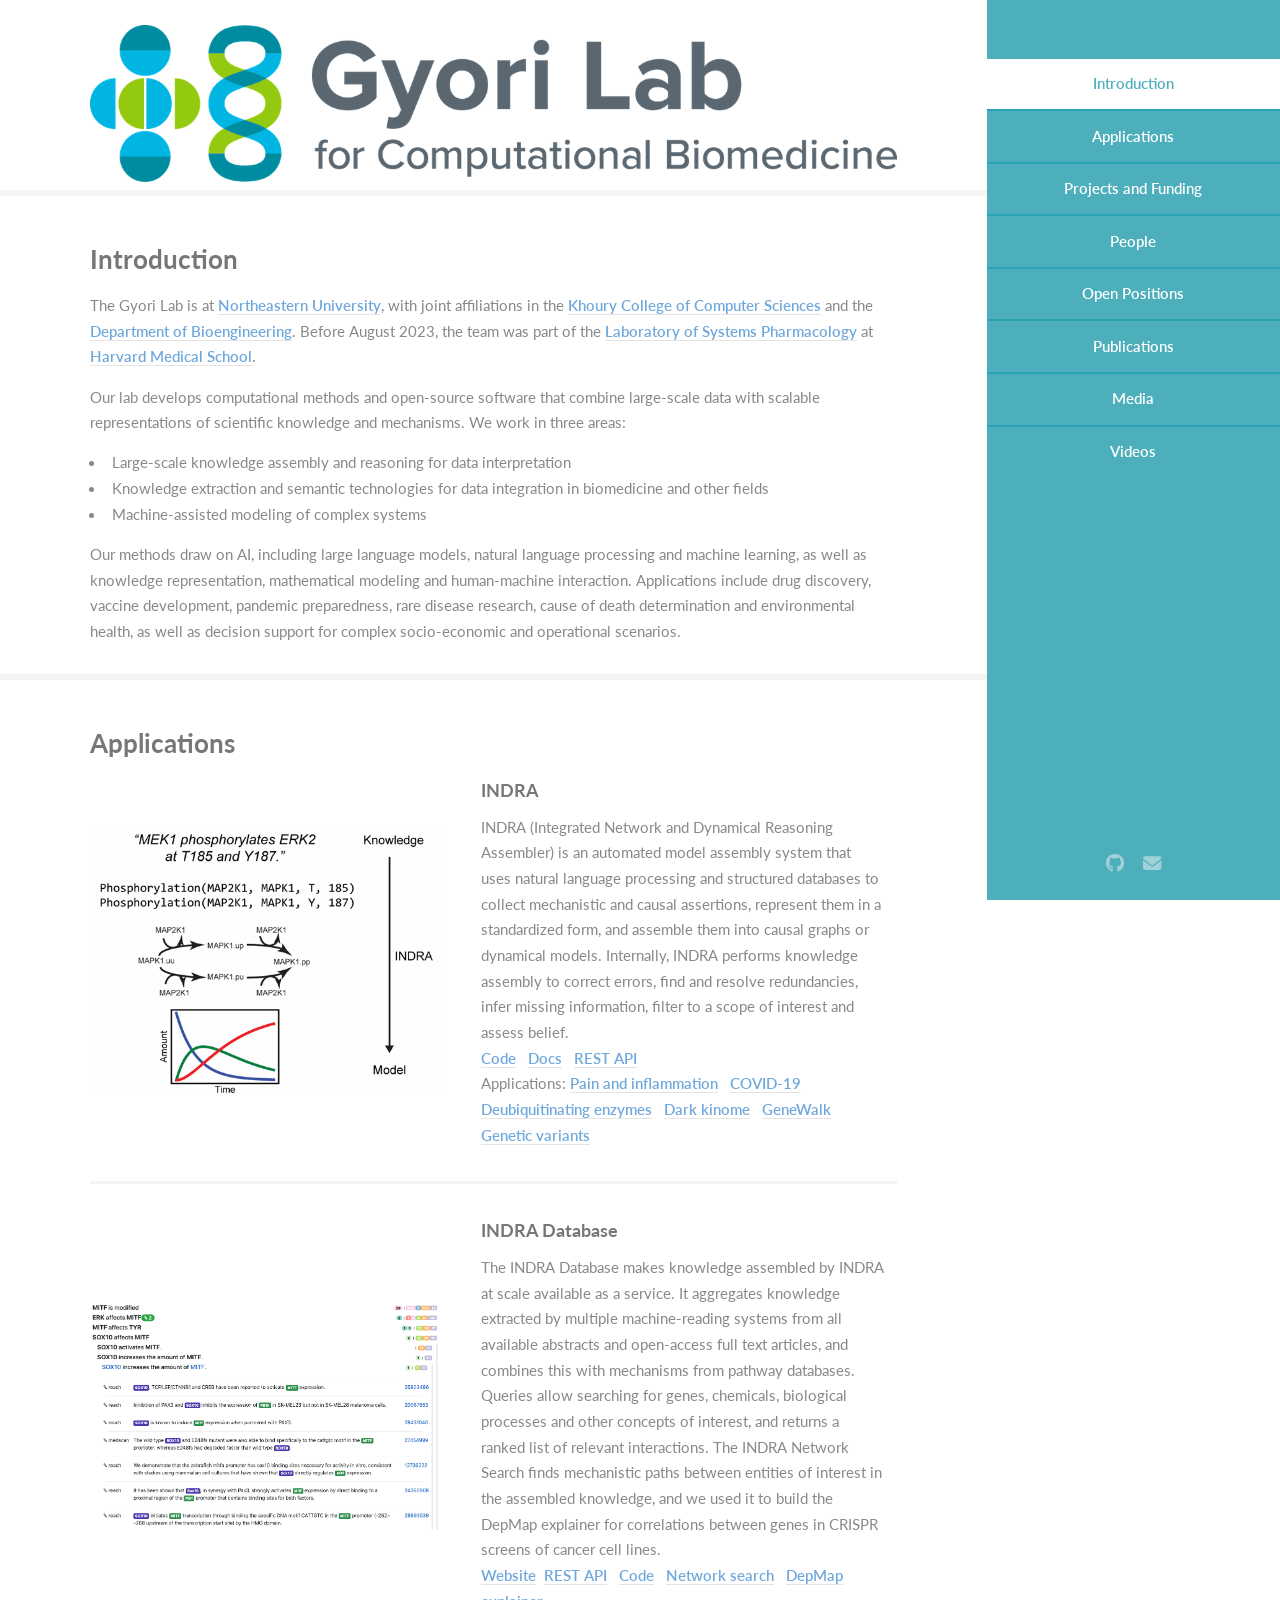
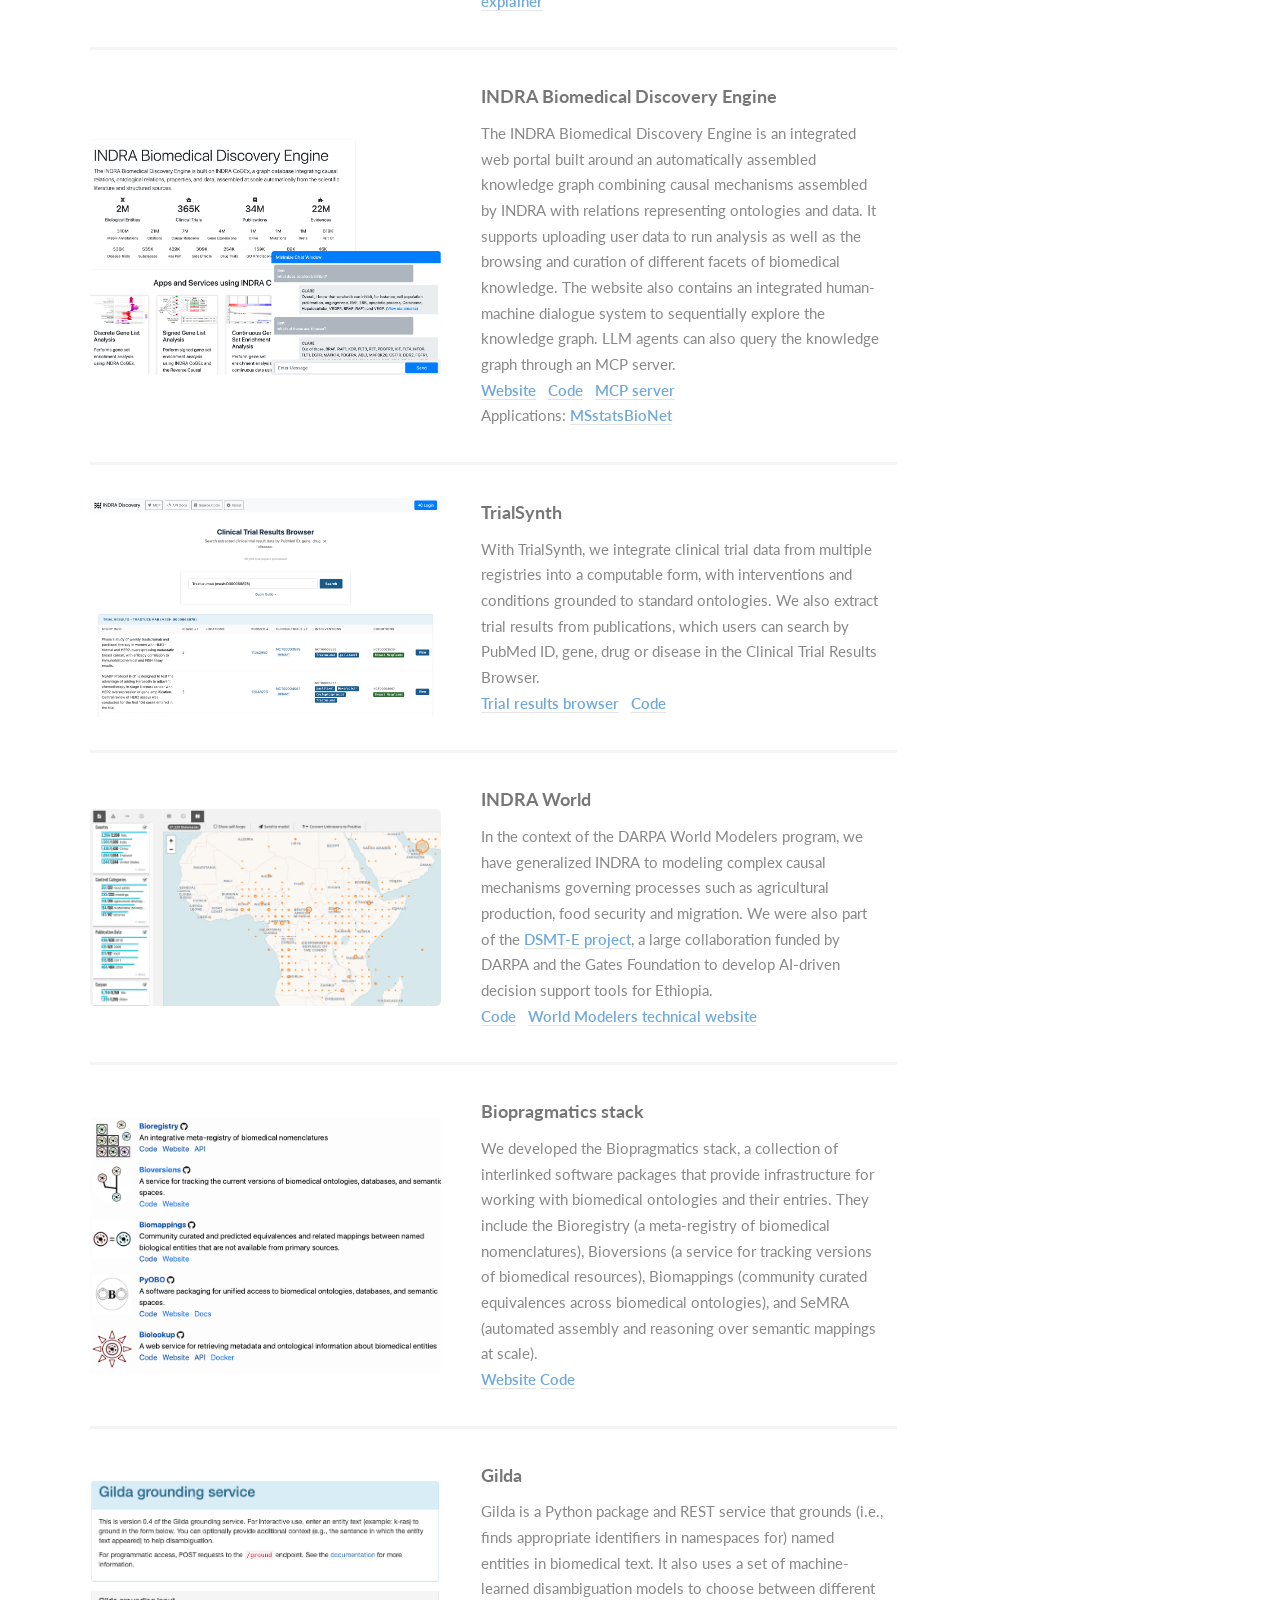
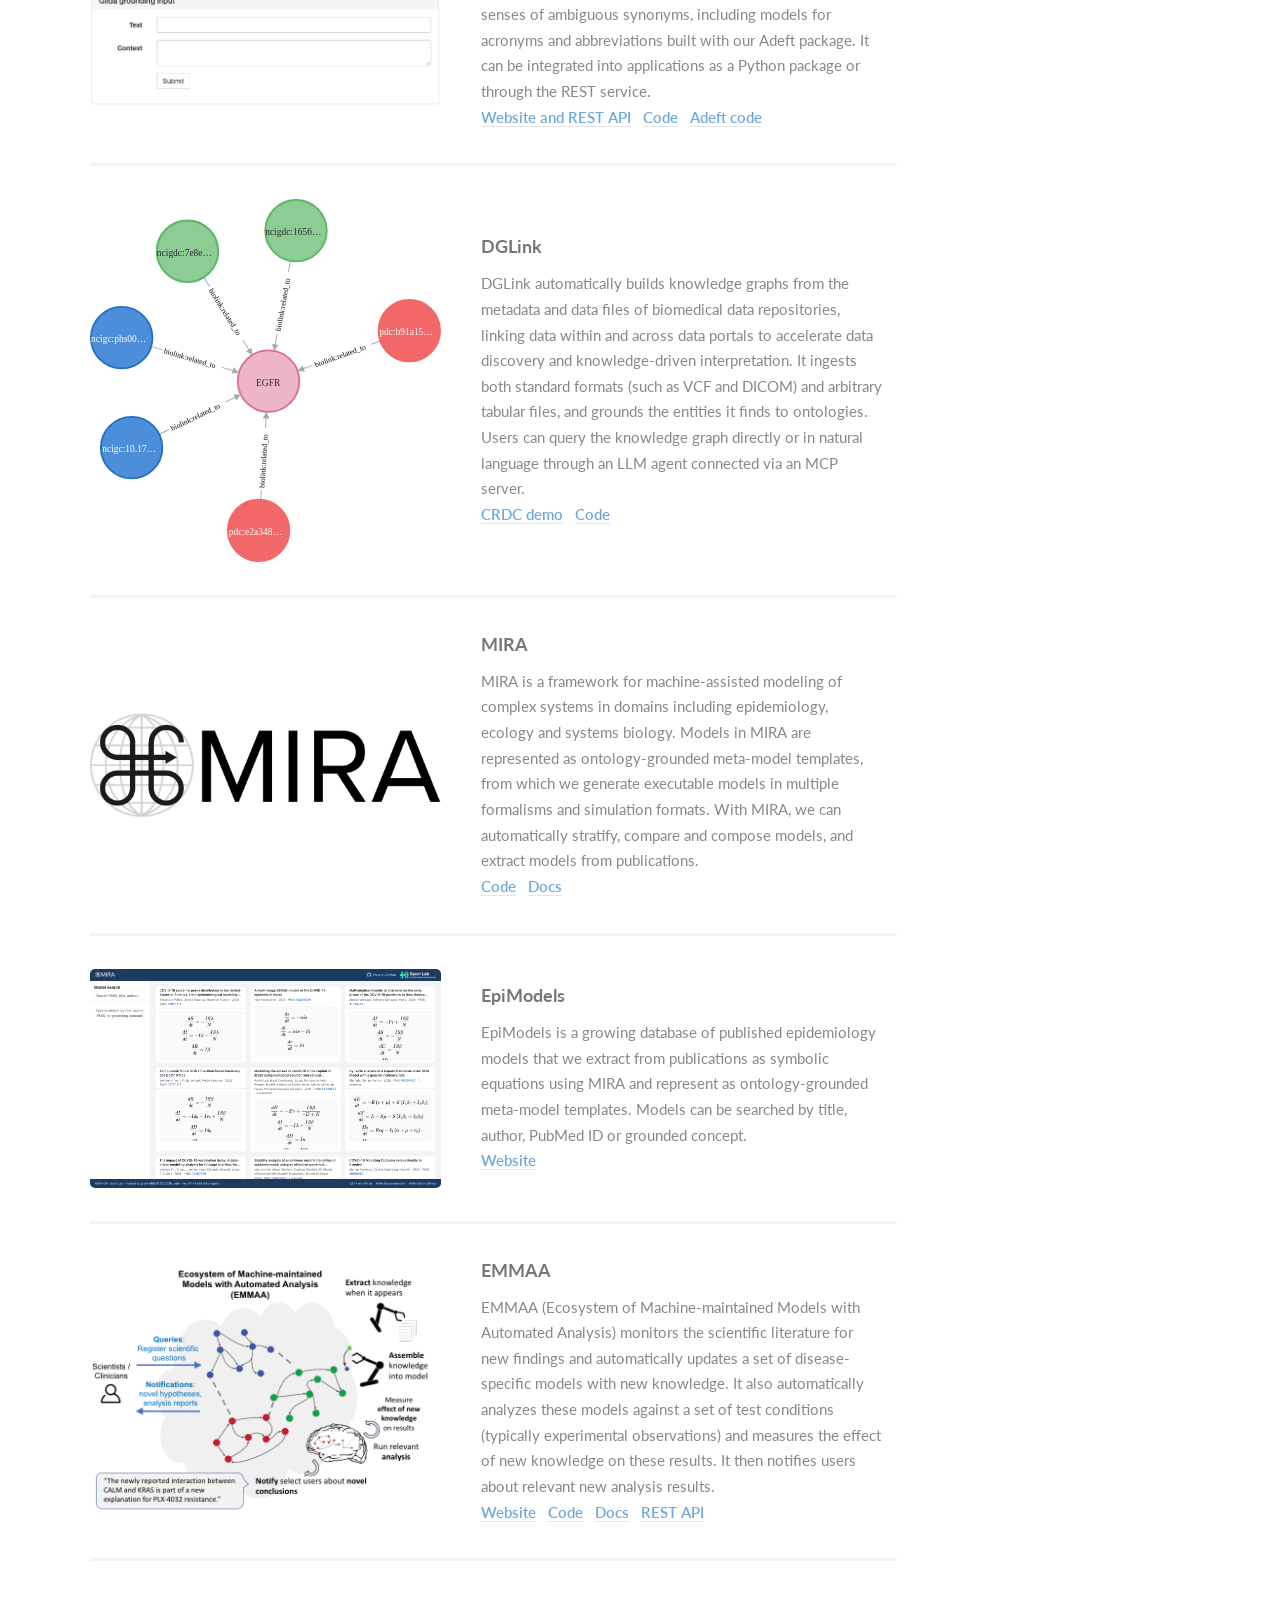
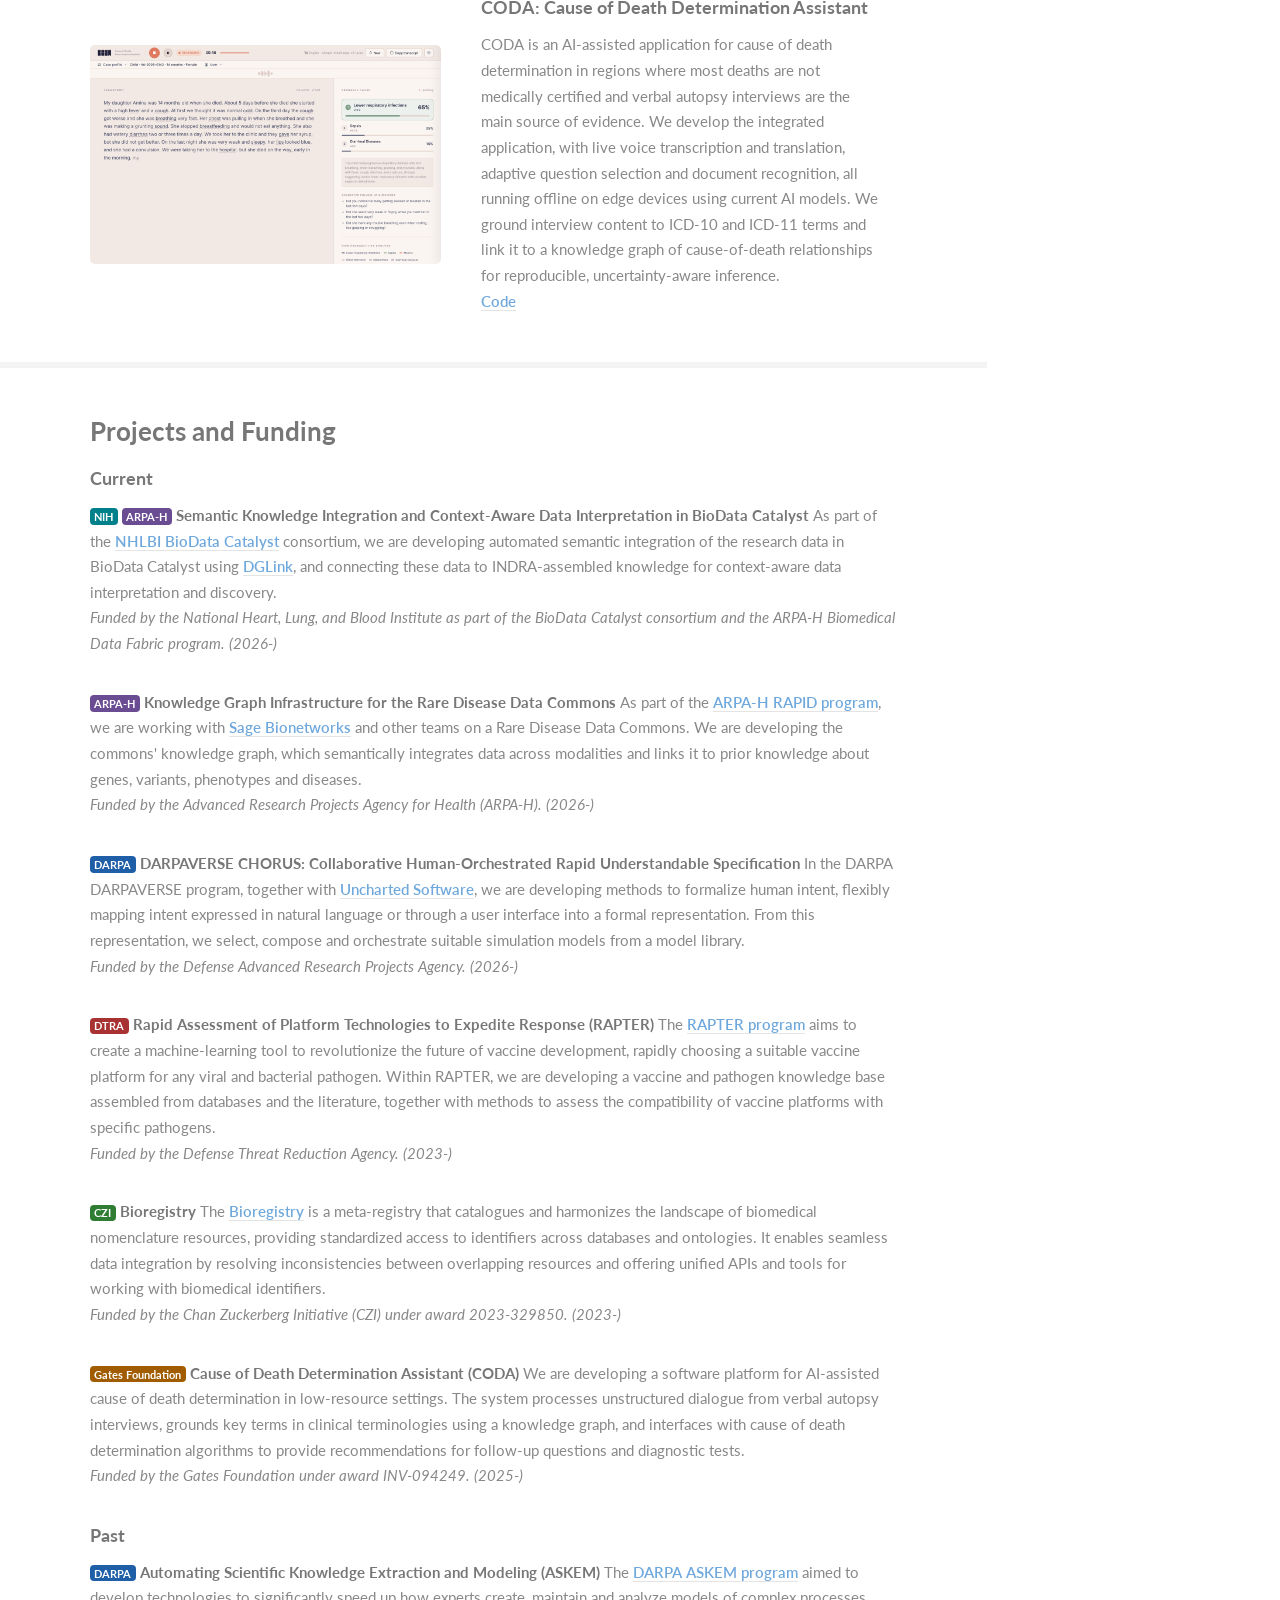
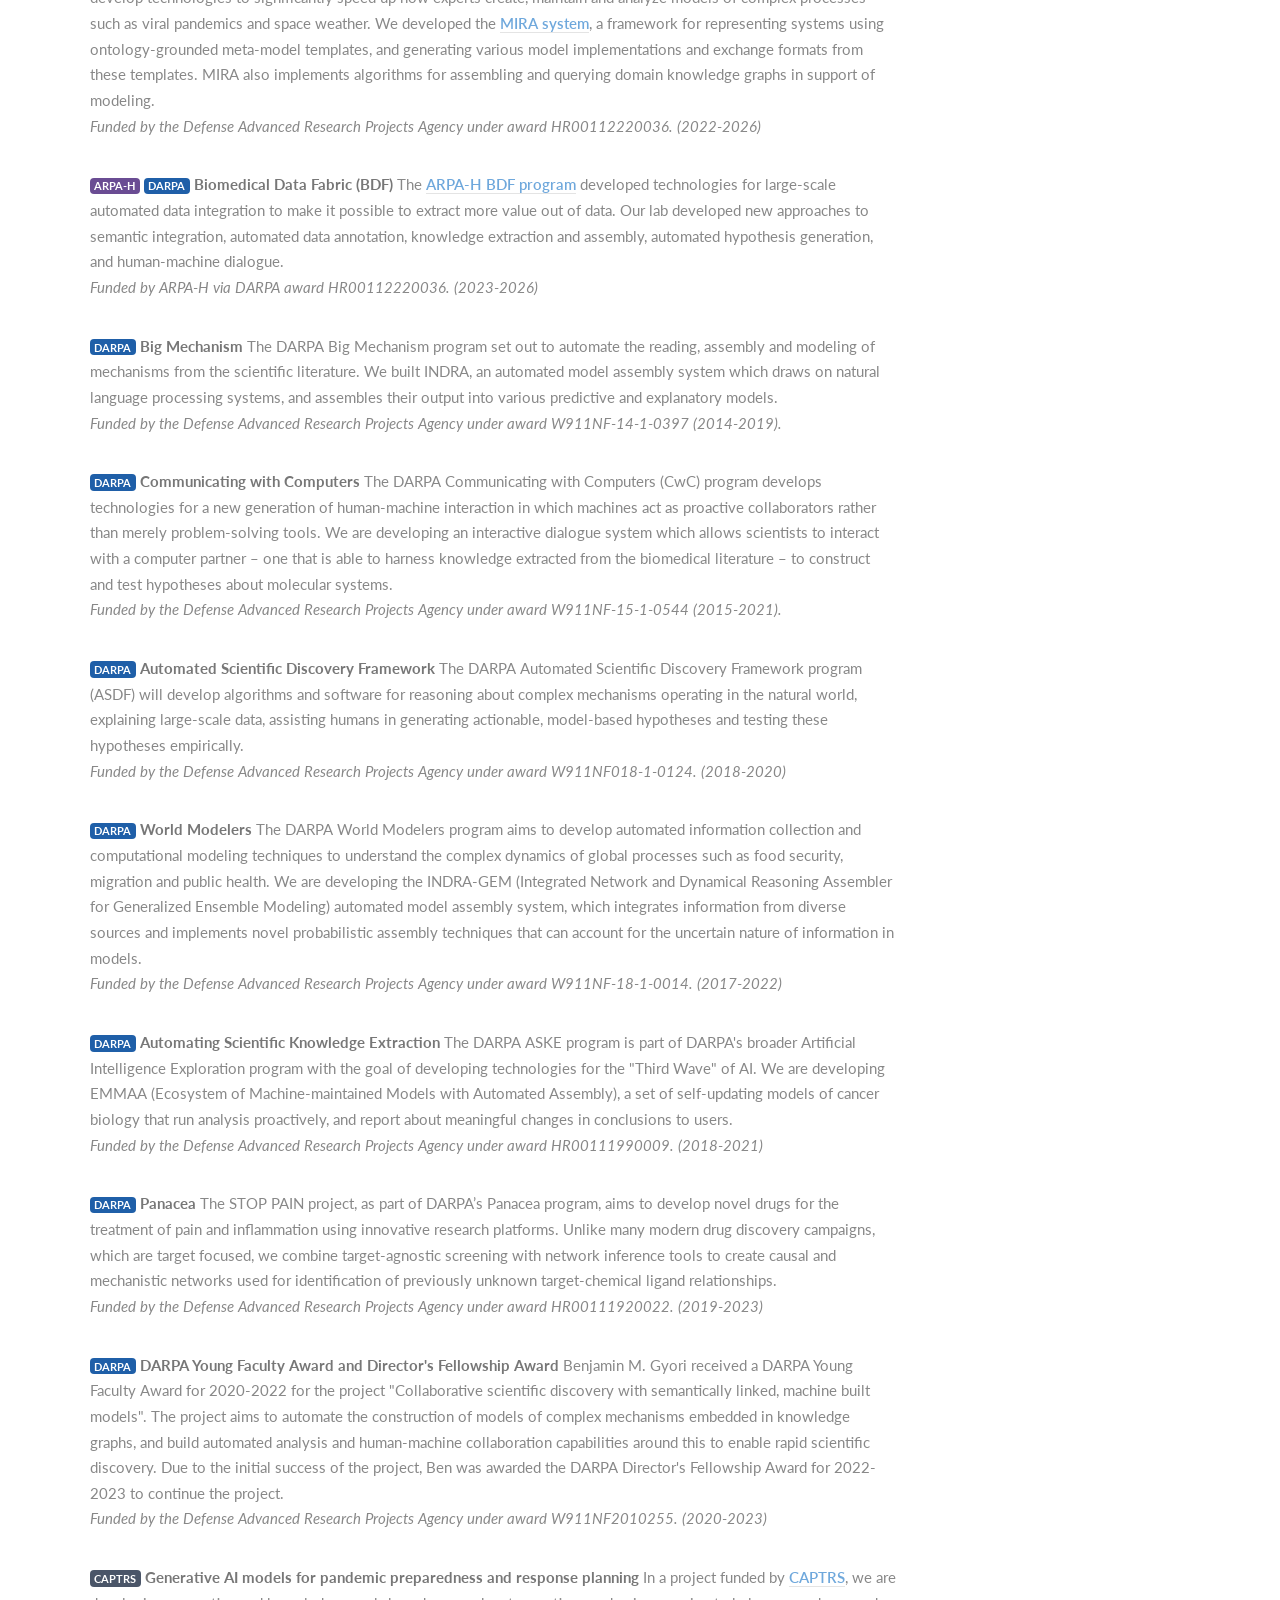
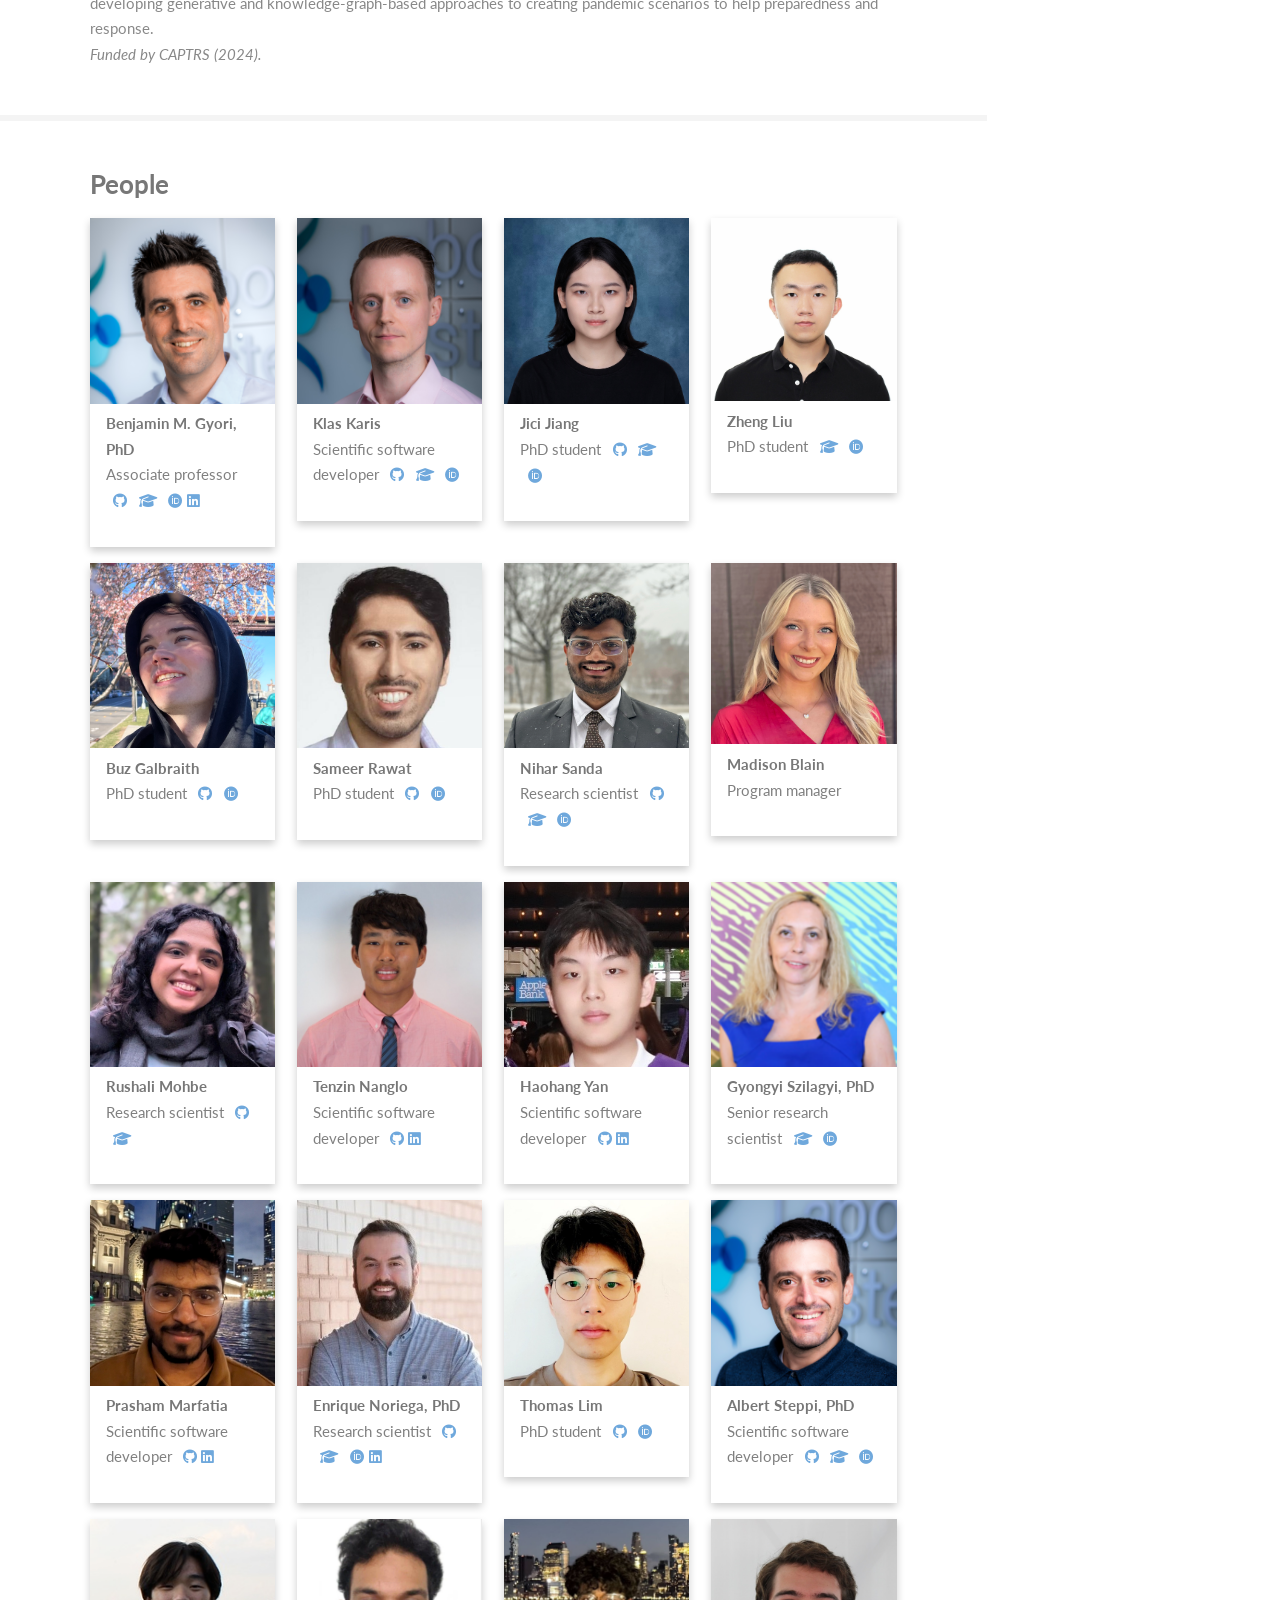
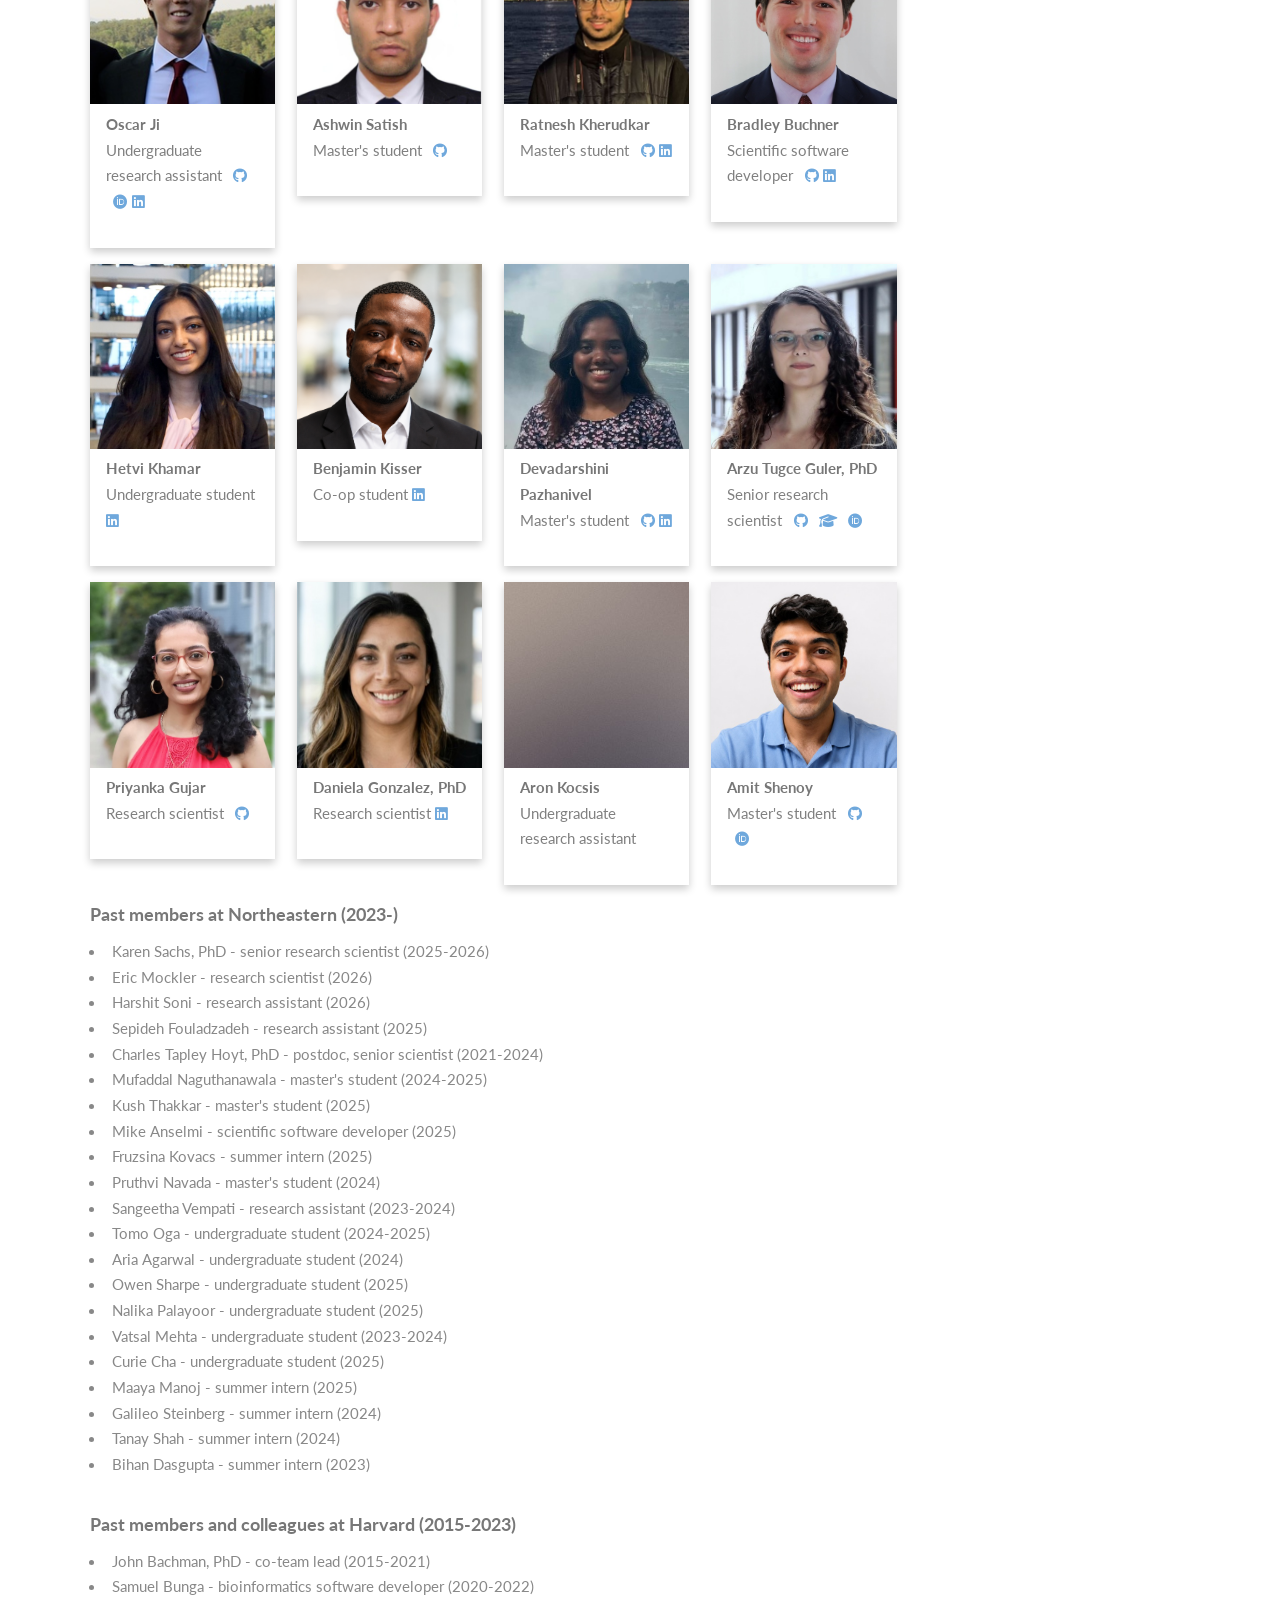
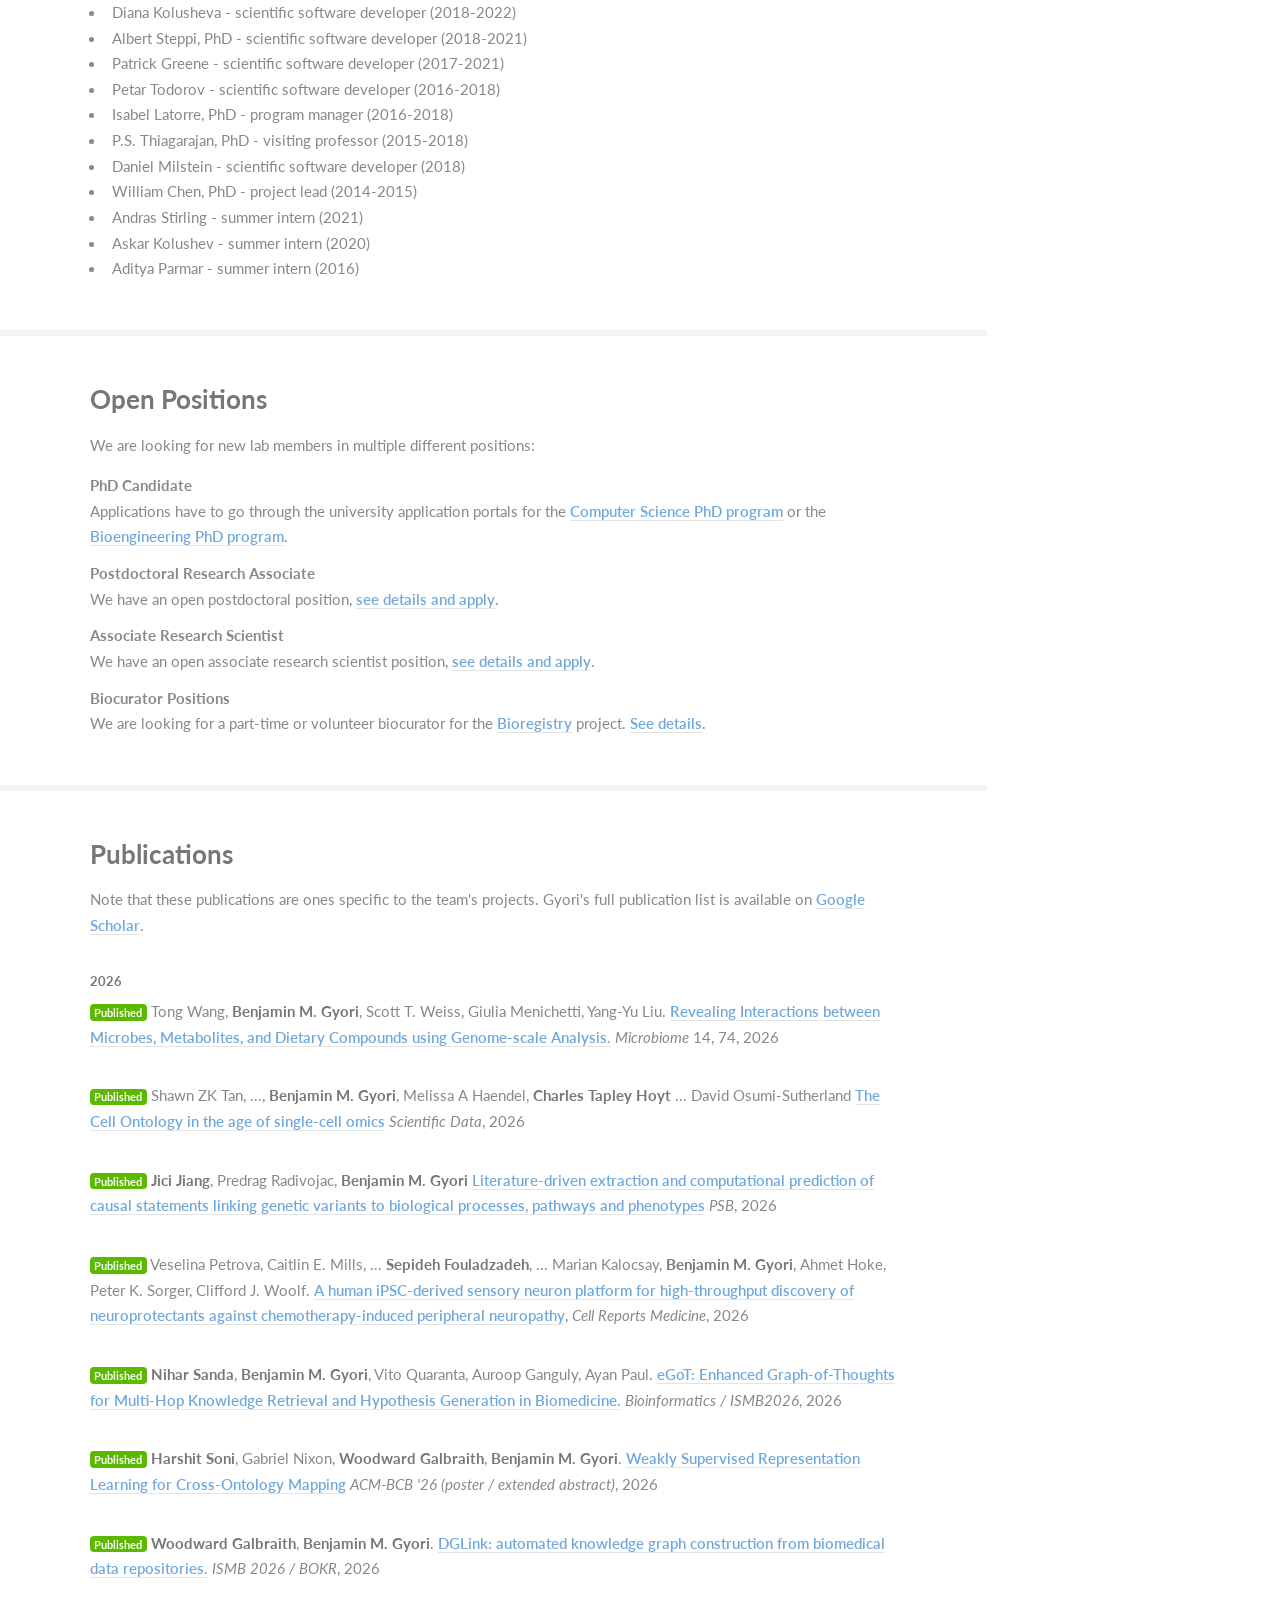
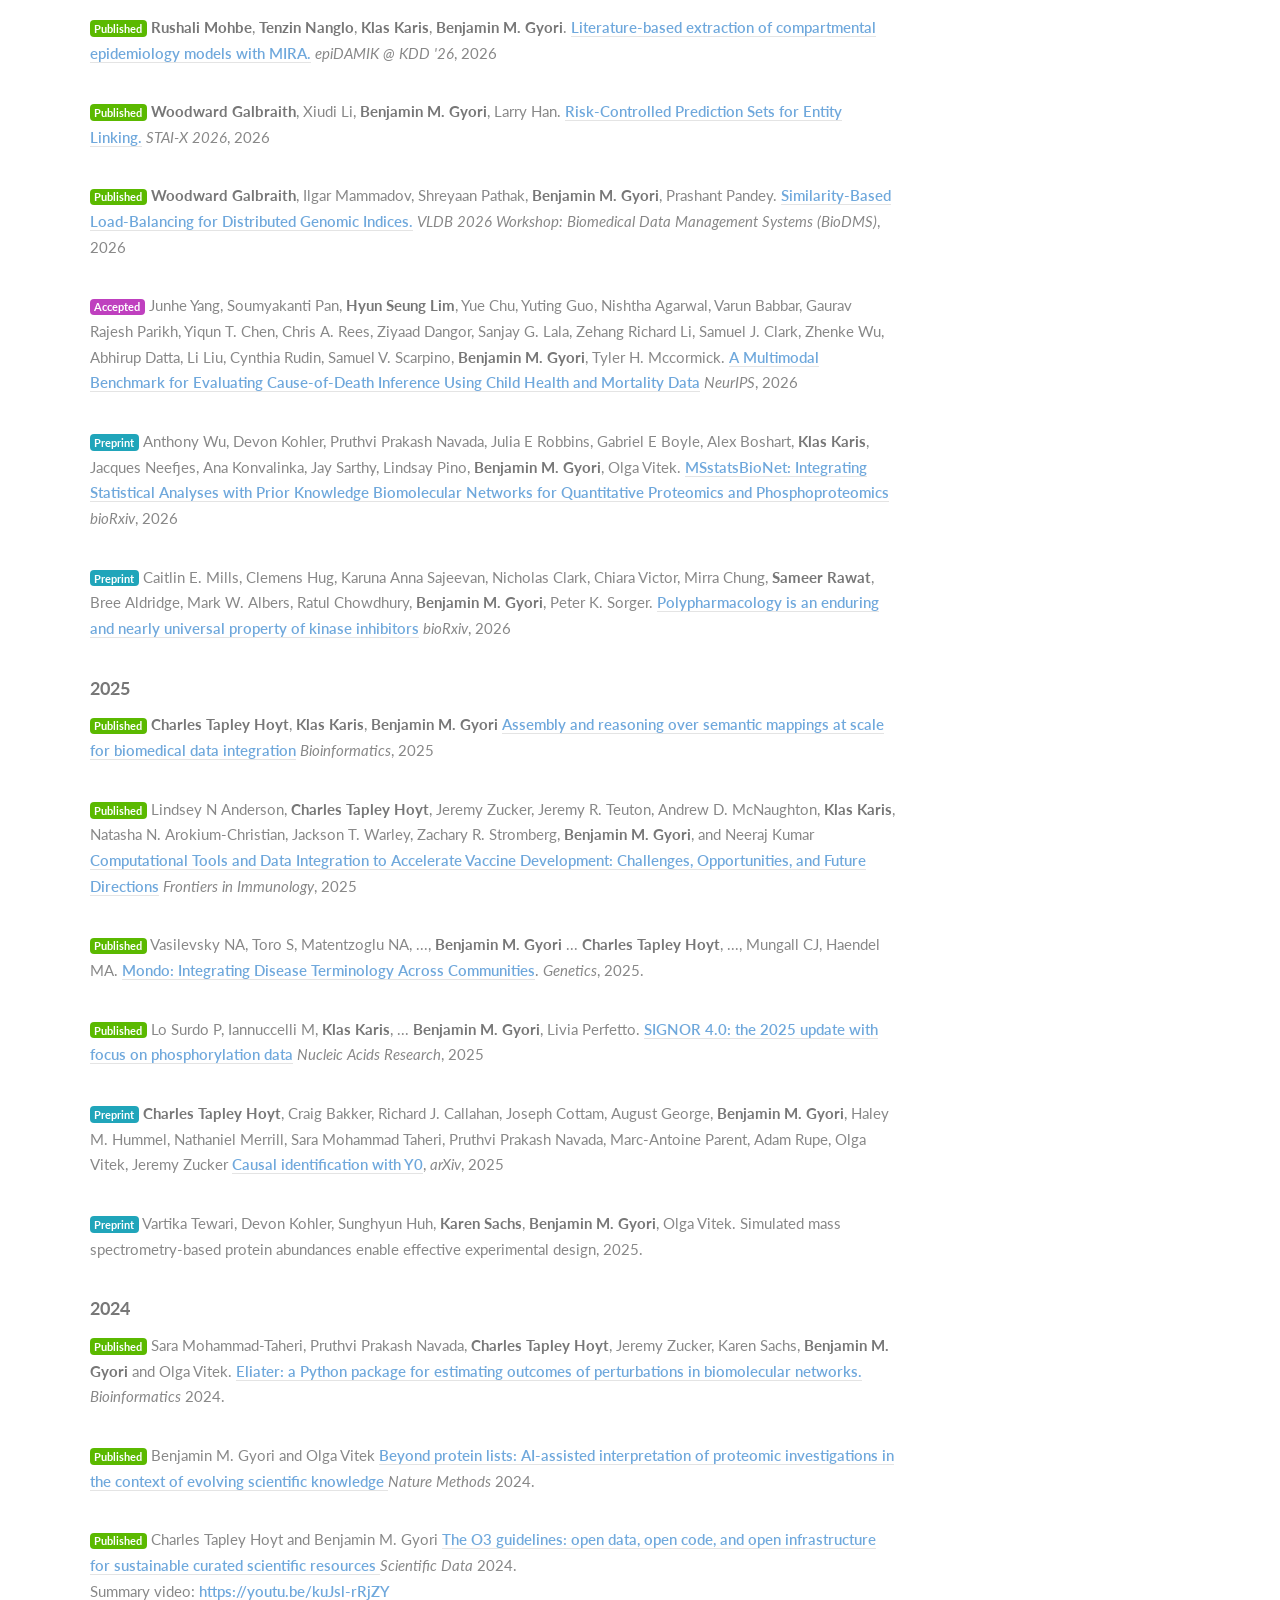
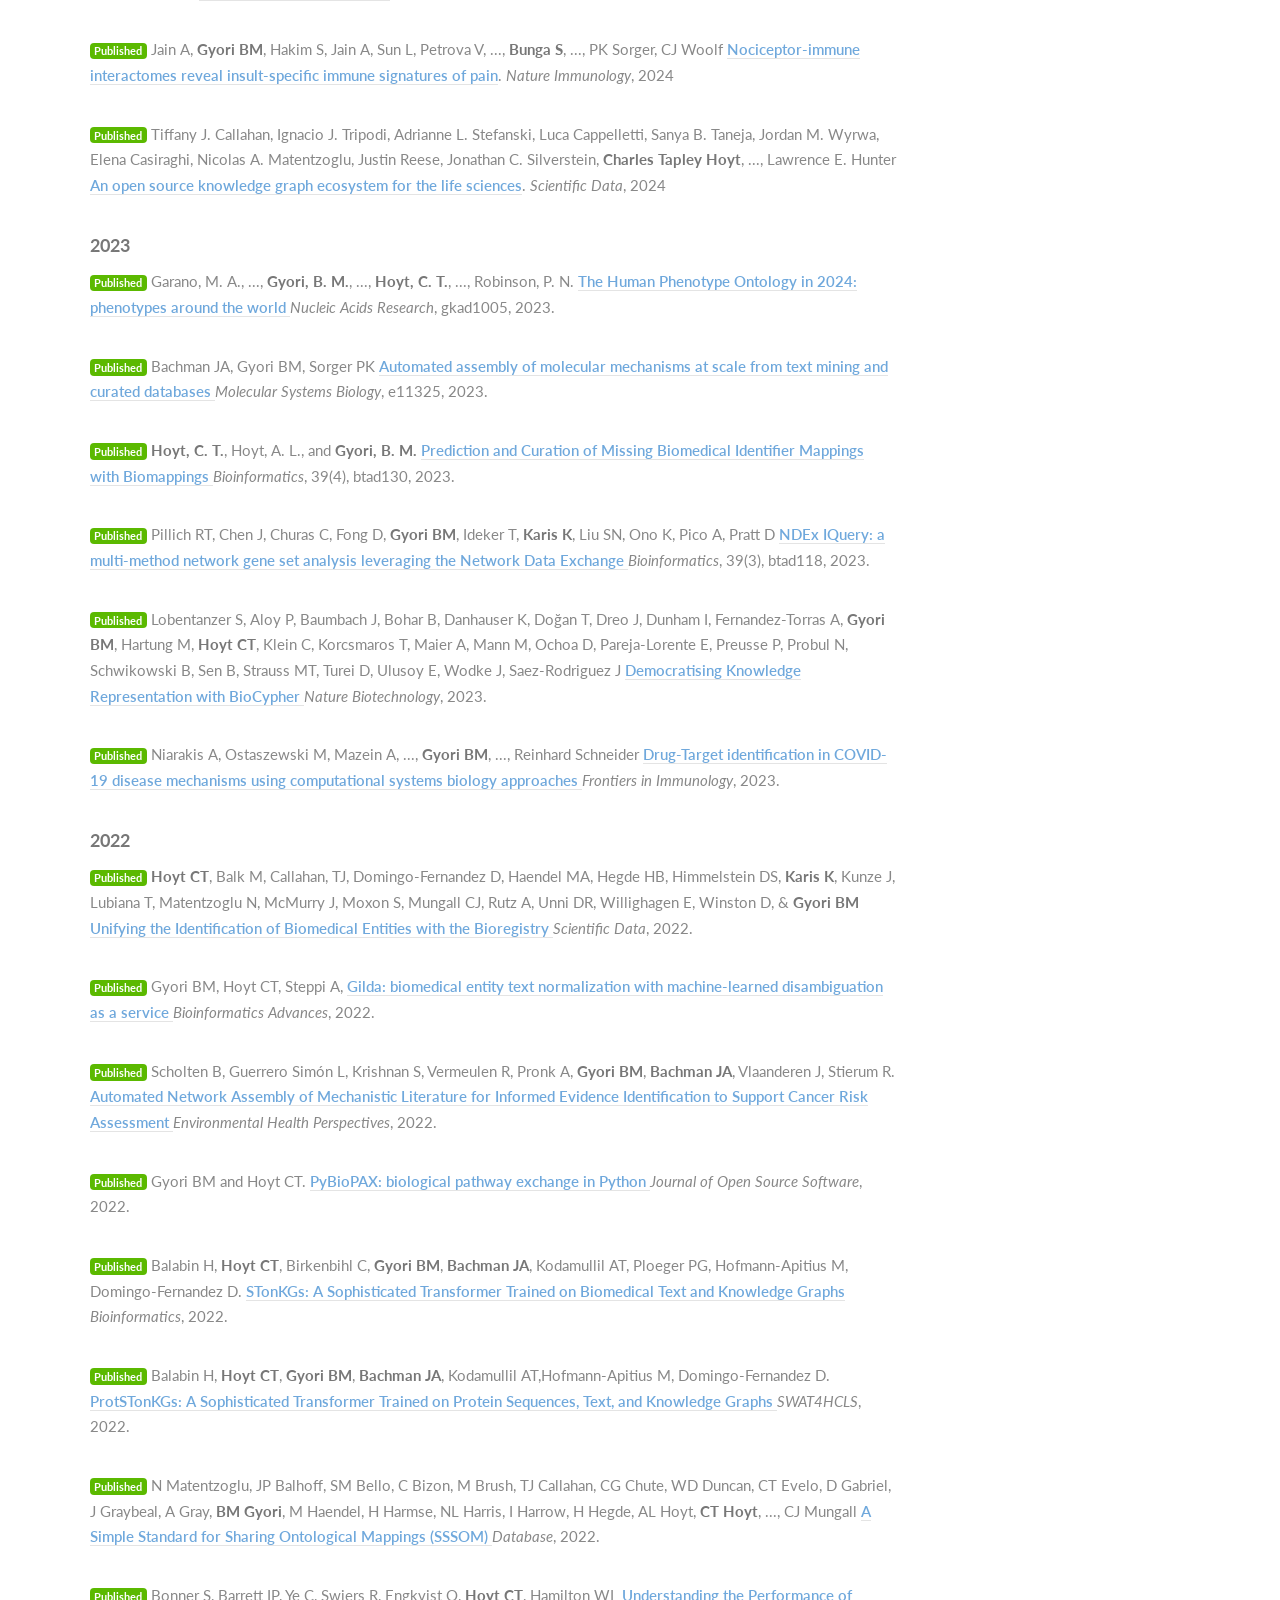
<file: index.html>
<!DOCTYPE HTML>
<!--
  Read Only by HTML5 UP
  html5up.net | @ajlkn
  Free for personal and commercial use under the CCA 3.0 license (html5up.net/license)
-->
<html lang="en">
<head>
    <title>Gyori Lab for Computational Biomedicine</title>
    <meta charset="utf-8"/>
    <meta name="viewport" content="width=device-width, initial-scale=1, user-scalable=no"/>
    <link rel="stylesheet" href="assets/css/main.css"/>
    <link rel="stylesheet" href="https://cdnjs.cloudflare.com/ajax/libs/font-awesome/6.5.1/css/all.min.css"/>
    <link rel="icon" href="images/gyorilab_logo_square.png">
    <style>
        .badge {
            display: inline-block;
            padding: .25em .4em;
            font-size: 75%;
            font-weight: 700;
            line-height: 1;
            text-align: center;
            white-space: nowrap;
            vertical-align: baseline;
            border-radius: .25rem;
            transition: color .15s ease-in-out,background-color .15s ease-in-out,border-color .15s ease-in-out,box-shadow .15s ease-in-out;
        }
        .badge-preprint {
            color: #fff;
            background-color: rgba(23, 162, 184, 0.96);
        }
        .badge-accepted {
            color: #fff;
            background-color: #BF40BF;
        }
        .badge-published {
            color: #fff;
            background-color: #5bb900;
        }
        .badge-darpa {
            color: #fff;
            background-color: #1f5fa8;
        }
        .badge-nih {
            color: #fff;
            background-color: #00808a;
        }
        .badge-arpah {
            color: #fff;
            background-color: #6a4c93;
        }
        .badge-dtra {
            color: #fff;
            background-color: #a83232;
        }
        .badge-czi {
            color: #fff;
            background-color: #2e7d32;
        }
        .badge-gates {
            color: #fff;
            background-color: #a15c00;
        }
        .badge-captrs {
            color: #fff;
            background-color: #4a5568;
        }
        dt {
            font-weight: bold;
            margin-top: 0.75em;
        }
        #intro p, #intro ul, #positions p {
            margin-bottom: 1em;
        }
        @media screen and (min-width: 737px) {
            #main > section > .container {
                padding: 3em 0 1em 0;
            }
        }
    </style>
</head>
<body class="is-preload">

<!-- Header -->
<section id="header">
    <header>
        <!---<p>description/p> -->
    </header>
    <nav id="nav">
        <ul style="margin: 0 0 100px 0">
            <li><a href="#intro">Introduction</a></li>
            <li><a href="#apps">Applications</a></li>
            <li><a href="#projects" class="active">Projects and Funding</a></li>
            <li><a href="#team">People</a></li>
            <li><a href="#positions">Open Positions</a></li>
            <li><a href="#pubs">Publications</a></li>
            <li><a href="#media">Media</a></li>
            <li><a href="#videos">Videos</a></li>
        </ul>

    </nav>
    <footer>
        <ul class="icons">
            <li><a href="https://github.com/gyorilab" class="icon fab fa-github" target="_blank"><span class="label">GitHub</span></a></li>
            <li><a href="mailto:b.gyori@northeastern.edu" class="icon fas fa-envelope"><span class="label">Email</span></a>
            </li>
        </ul>
    </footer>
</section>

<!-- Wrapper -->
<div id="wrapper">

    <!-- Main -->
    <div id="main">
        <div class="container" style="padding-top: 25px;">
            <section>
                <img src="images/gyorilab_logo.png" style="max-width:100%; height:auto;" >
            </section>
        </div>
        <!-- Two -->
        <section id="intro">
            <div class="container">
                <h3>Introduction</h3>
                <p>The Gyori Lab is at
                <a href="https://www.northeastern.edu/">Northeastern University</a>,
                with joint affiliations in the
                <a href="https://www.khoury.northeastern.edu/">Khoury College of Computer Sciences</a>
                and the
                <a href="https://bioe.northeastern.edu/">Department of Bioengineering</a>.
                Before August 2023, the team was part of the
                <a href="https://labsyspharm.org/">Laboratory of Systems Pharmacology</a>
                at <a href="https://hms.harvard.edu/">Harvard Medical School</a>.</p>
                <p>Our lab develops computational methods and open-source software
                that combine large-scale data with scalable representations of
                scientific knowledge and mechanisms. We work in three areas:</p>
                <ul>
                    <li>Large-scale knowledge assembly and reasoning for data interpretation</li>
                    <li>Knowledge extraction and semantic technologies for data integration in biomedicine and other fields</li>
                    <li>Machine-assisted modeling of complex systems</li>
                </ul>
                <p>Our methods draw on AI, including large language models,
                natural language processing and machine learning, as well as
                knowledge representation, mathematical modeling and
                human-machine interaction. Applications include drug discovery,
                vaccine development, pandemic preparedness, rare disease
                research, cause of death determination and environmental health,
                as well as decision support for complex socio-economic and
                operational scenarios.</p>
            </div>
        </section>
        <section id="apps">
            <div class="container">
                <h3>Applications</h3>
                <div class="features">
                    <article>
                        <a href="https://github.com/gyorilab/indra" class="image"><img src="images/indra_pipeline.gif"
                                                                                       alt="INDRA"/></a>
                        <div class="inner">
                            <h4>INDRA</h4>
                            <p>INDRA (Integrated Network and Dynamical Reasoning Assembler) is an automated model
                                assembly system that uses natural language processing and structured databases to
                                collect mechanistic and causal assertions, represent them in a standardized form, and
                                assemble them into causal graphs or dynamical models. Internally, INDRA performs
                                knowledge assembly to correct errors, find and resolve redundancies, infer missing
                                information, filter to a scope of interest and assess belief.
                                <br/>
                                <a href="https://github.com/gyorilab/indra">Code</a>
                                &nbsp; <a href="https://indra.readthedocs.io">Docs</a> &nbsp;
                                <a href="https://api.indra.bio">REST API</a>
                                <br/>
                                Applications:
                                <a href="https://panacea.indra.bio/">Pain and inflammation</a> &nbsp;
                                <a href="https://covid19.indra.bio/">COVID-19</a> &nbsp;
                                <a href="https://labsyspharm.github.io/dubportal/">Deubiquitinating enzymes</a> &nbsp;
                                <a href="https://darkkinome.org/">Dark kinome</a> &nbsp;
                                <a href="https://github.com/churchmanlab/genewalk">GeneWalk</a> &nbsp;
                                <a href="https://github.com/gyorilab/indra_variants">Genetic variants</a></p>
                        </div>
                    </article>
                    <article>
                        <a href="https://db.indra.bio/" class="image"><img src="images/indra_db.png" alt=""/></a>
                        <div class="inner">
                            <h4>INDRA Database</h4>
                            <p>The INDRA Database makes knowledge assembled by INDRA at scale available as a service.
                                It aggregates knowledge extracted by multiple machine-reading systems from all available
                                abstracts and open-access full text articles, and combines this with mechanisms from
                                pathway databases. Queries allow searching for genes, chemicals, biological processes
                                and
                                other concepts of interest, and returns a ranked list of relevant interactions.
                                The INDRA Network Search finds mechanistic paths between entities of interest
                                in the assembled knowledge, and we used it to build the DepMap explainer for
                                correlations between genes in CRISPR screens of cancer cell lines.
                                <br/>
                                <a href="https://db.indra.bio">Website</a>&nbsp;
                                <a href="https://github.com/gyorilab/indra_db/blob/master/indra_db_service/README.md">
                                    REST API</a>
                                &nbsp;
                                <a href="https://github.com/gyorilab/indra_db">Code</a>
                                &nbsp;
                                <a href="https://network.indra.bio">Network search</a>
                                &nbsp;
                                <a href="http://depmap.indra.bio">DepMap explainer</a>
                            </p>
                        </div>
                    </article>
                    <article>
                        <a href="https://discovery.indra.bio" class="image"><img src="images/discovery.png" alt="INDRA Biomedical Discovery Engine"/></a>
                        <div class="inner">
                            <h4>INDRA Biomedical Discovery Engine</h4>
                            <p>The INDRA Biomedical Discovery Engine is an integrated web portal
                            built around an automatically assembled knowledge graph combining
                            causal mechanisms assembled by INDRA with relations representing
                            ontologies and data. It supports uploading user data to run
                            analysis as well as the browsing and curation of different
                            facets of biomedical knowledge. The website also contains
                            an integrated human-machine dialogue system to sequentially
                            explore the knowledge graph. LLM agents can also query the
                            knowledge graph through an MCP server.
                                <br/>
                                <a href="https://discovery.indra.bio">Website</a> &nbsp;
                                <a href="https://github.com/gyorilab/indra_cogex">Code</a> &nbsp;
                                <a href="https://discovery.indra.bio/mcp">MCP server</a>
                                <br/>
                                Applications:
                                <a href="https://bioconductor.org/packages/MSstatsBioNet">MSstatsBioNet</a></p>
                        </div>
                    </article>
                    <article>
                        <a href="https://discovery.indra.bio/trial-results/" class="image"><img src="images/trialsynth.png" alt="TrialSynth"/></a>
                        <div class="inner">
                            <h4>TrialSynth</h4>
                            <p>With TrialSynth, we integrate clinical trial data from multiple
                                registries into a computable form, with interventions and
                                conditions grounded to standard ontologies. We also extract trial
                                results from publications, which users can search by PubMed ID,
                                gene, drug or disease in the Clinical Trial Results Browser.
                                <br/>
                                <a href="https://discovery.indra.bio/trial-results/">Trial results browser</a> &nbsp;
                                <a href="https://github.com/gyorilab/trialsynth">Code</a>
                            </p>
                        </div>
                    </article>
                    <article>
                        <a href="https://github.com/gyorilab/indra_world" class="image"><img src="images/wm_causemos.png" alt=""/></a>
                        <div class="inner">
                            <h4>INDRA World</h4>
                            <p>
                                In the context of the DARPA World Modelers program, we
                                have generalized INDRA to modeling complex causal mechanisms
                                governing processes such as agricultural production, food security and migration.
                                We were also part of the <a href="https://web.archive.org/web/20230329202650/https://www.dsmt-e.com/">DSMT-E project</a>,
                                a large collaboration funded by DARPA and the Gates Foundation to develop
                                AI-driven decision support tools for Ethiopia.
                                <br/>
                                <a href="https://github.com/gyorilab/indra_world">Code</a>
                                &nbsp;
                                <a href="https://worldmodelers.com/">World Modelers technical website</a>
                            </p>
                        </div>
                    </article>
                    <article>
                        <a href="https://biopragmatics.github.io" class="image">
                            <img src="images/biopragmatics.png" alt="Biopragmatics tools"/>
                        </a>
                        <div class="inner">
                            <h4>Biopragmatics stack</h4>
                            <p>
                                We developed the Biopragmatics stack, a collection of
                                interlinked software packages that provide
                                infrastructure for working with biomedical ontologies
                                and their entries. They include the Bioregistry (a
                                meta-registry of biomedical nomenclatures), Bioversions
                                (a service for tracking versions of biomedical
                                resources), Biomappings (community curated equivalences
                                across biomedical ontologies), and SeMRA (automated
                                assembly and reasoning over semantic mappings at scale).
                                <br/>
                                <a href="https://biopragmatics.github.io/">Website</a>
                                <a href="https://github.com/biopragmatics/">Code</a>
                            </p>
                        </div>
                    </article>
                    <article>
                        <a href="http://grounding.indra.bio" class="image"><img src="images/gilda.png" alt=""/></a>
                        <div class="inner">
                            <h4>Gilda</h4>
                            <p>
                                Gilda is a Python package and REST service that grounds (i.e., finds appropriate
                                identifiers in namespaces for) named entities in biomedical text. It also uses a set of
                                machine-learned disambiguation models
                                to choose between different senses of ambiguous synonyms, including models
                                for acronyms and abbreviations built with our Adeft package. It can be
                                integrated into applications as a Python package or through the REST service.
                                <br/>
                                <a href="http://grounding.indra.bio/">Website and REST API</a>
                                &nbsp;
                                <a href="https://github.com/gyorilab/gilda">Code</a>
                                &nbsp;
                                <a href="https://github.com/gyorilab/adeft">Adeft code</a>
                            </p>
                        </div>
                    </article>
                    <article>
                        <a href="https://dglink.indra.bio/crdc/" class="image"><img src="images/dglink.svg" alt="DGLink"/></a>
                        <div class="inner">
                            <h4>DGLink</h4>
                            <p>DGLink automatically builds knowledge graphs from the
                                metadata and data files of biomedical data repositories,
                                linking data within and across data portals to accelerate
                                data discovery and knowledge-driven interpretation. It
                                ingests both standard formats (such as VCF and DICOM) and
                                arbitrary tabular files, and grounds the entities it finds
                                to ontologies. Users can query the knowledge graph directly
                                or in natural language through an LLM agent connected via
                                an MCP server.
                                <br/>
                                <a href="https://dglink.indra.bio/crdc/">CRDC demo</a> &nbsp;
                                <a href="https://github.com/gyorilab/dglink">Code</a>
                            </p>
                        </div>
                    </article>
                    <article>
                        <a href="https://github.com/gyorilab/mira" class="image"><img src="images/mira.png"
                                                                               alt="MIRA"/></a>
                        <div class="inner">
                            <h4>MIRA</h4>
                            <p>MIRA is a framework for machine-assisted modeling of complex
                                systems in domains including epidemiology, ecology and systems
                                biology. Models in MIRA are represented as ontology-grounded
                                meta-model templates, from which we generate executable models
                                in multiple formalisms and simulation formats. With MIRA, we can
                                automatically stratify, compare and compose models, and extract
                                models from publications.
                                <br/>
                                <a href="https://github.com/gyorilab/mira">Code</a>
                                &nbsp; <a href="https://miramodel.readthedocs.io/en/latest/">Docs</a>
                            </p>
                        </div>
                    </article>
                    <article>
                        <a href="https://epimodels.io" class="image"><img src="images/epimodels.png" alt="EpiModels"/></a>
                        <div class="inner">
                            <h4>EpiModels</h4>
                            <p>EpiModels is a growing database of published epidemiology
                                models that we extract from publications as symbolic equations
                                using MIRA and represent as ontology-grounded meta-model
                                templates. Models can be searched by title, author, PubMed ID or
                                grounded concept.
                                <br/>
                                <a href="https://epimodels.io">Website</a>
                            </p>
                        </div>
                    </article>
                    <article>
                        <a href="https://emmaa.indra.bio" class="image"><img src="images/emmaa.png" alt="EMMAA"/></a>
                        <div class="inner">
                            <h4>EMMAA</h4>
                            <p>EMMAA (Ecosystem of Machine-maintained Models with Automated Analysis)
                                monitors the scientific literature for new findings and automatically
                                updates a set of disease-specific models with new knowledge.
                                It also automatically analyzes these models against a set of
                                test conditions (typically experimental observations) and measures
                                the effect of new knowledge on these results. It then notifies users
                                about relevant new analysis results.
                                <br/>
                                <a href="https://emmaa.indra.bio">Website</a> &nbsp;
                                <a href="https://github.com/gyorilab/emmaa">Code</a>
                                &nbsp; <a href="https://emmaa.readthedocs.io">Docs</a> &nbsp;
                                <a href="https://emmaa.indra.bio/doc">REST API</a>
                        </div>
                    </article>
                    <article>
                        <a href="https://github.com/codaproject/coda" class="image"><img src="images/coda.png" alt="CODA"/></a>
                        <div class="inner">
                            <h4>CODA: Cause of Death Determination Assistant</h4>
                            <p>CODA is an AI-assisted application for cause of death
                                determination in regions where most deaths are not
                                medically certified and verbal autopsy interviews are the
                                main source of evidence. We develop the integrated
                                application, with live voice transcription and translation,
                                adaptive question selection and document recognition, all
                                running offline on edge devices using current AI models.
                                We ground interview content to ICD-10 and ICD-11 terms and
                                link it to a knowledge graph of cause-of-death
                                relationships for reproducible, uncertainty-aware
                                inference.
                                <br/>
                                <a href="https://github.com/codaproject/coda">Code</a>
                            </p>
                        </div>
                    </article>
                </div>
            </div>
        </section>


        <!-- One -->
        <section id="projects">
            <!--
            <div class="image main" data-position="center">
              <img src="images/banner.jpg" alt="" />
            </div>

              <header class="major">
                <h2>INDRA labs</h2>
                 <p>abcdefg</p>
              </header>
            -->
            <div class="container">
                <h3>Projects and Funding</h3>
                <h4>Current</h4>
                <div id="bdc">
                    <p>
                        <span class="badge badge-nih">NIH</span> <span class="badge badge-arpah">ARPA-H</span> <strong>Semantic Knowledge Integration and Context-Aware Data Interpretation in BioData Catalyst</strong>
                        As part of the <a href="https://biodatacatalyst.nhlbi.nih.gov/" target="_blank">NHLBI BioData Catalyst</a> consortium, we are developing automated semantic integration of the research data in BioData Catalyst using <a href="https://github.com/gyorilab/dglink">DGLink</a>, and connecting these data to INDRA-assembled knowledge for context-aware data interpretation and discovery.
                        <br/>
                        <i>
                            Funded by the National Heart, Lung, and Blood Institute as part of the BioData Catalyst consortium and the ARPA-H Biomedical Data Fabric program. (2026-)
                        </i>
                    </p>
                </div>
                <div id="rapid">
                    <p>
                        <span class="badge badge-arpah">ARPA-H</span> <strong>Knowledge Graph Infrastructure for the Rare Disease Data Commons</strong>
                        As part of the <a href="https://arpa-h.gov/research-and-funding/programs/rapid" target="_blank">ARPA-H RAPID program</a>, we are working with <a href="https://www.sagebionetworks.org/" target="_blank">Sage Bionetworks</a> and other teams on a Rare Disease Data Commons. We are developing the commons' knowledge graph, which semantically integrates data across modalities and links it to prior knowledge about genes, variants, phenotypes and diseases.
                        <br/>
                        <i>
                            Funded by the Advanced Research Projects Agency for Health (ARPA-H). (2026-)
                        </i>
                    </p>
                </div>
                <div id="darpaverse">
                    <p>
                        <span class="badge badge-darpa">DARPA</span> <strong>DARPAVERSE CHORUS: Collaborative Human-Orchestrated Rapid Understandable Specification</strong>
                        In the DARPA DARPAVERSE program, together with <a href="https://uncharted.software/" target="_blank">Uncharted Software</a>, we are developing methods to formalize human intent, flexibly mapping intent expressed in natural language or through a user interface into a formal representation. From this representation, we select, compose and orchestrate suitable simulation models from a model library.
                        <br/>
                        <i>
                            Funded by the Defense Advanced Research Projects Agency. (2026-)
                        </i>
                    </p>
                </div>
                <div id="rapter">
                    <p>
                        <span class="badge badge-dtra">DTRA</span> <strong>Rapid Assessment of Platform Technologies to Expedite Response (RAPTER)</strong>
                        The <a href="https://rapter.lanl.gov" target="_blank">RAPTER program</a>
                        aims to create a machine-learning tool to revolutionize the future of vaccine development, rapidly choosing a suitable vaccine platform for any viral and bacterial pathogen. Within RAPTER, we are developing a vaccine and pathogen knowledge base assembled from databases and the literature, together with methods to assess the compatibility of vaccine platforms with specific pathogens.
                        <br/>
                        <i>
                            Funded by the Defense Threat Reduction Agency. (2023-)
                        </i>
                    </p>
                </div>
                <div id="czi-bioregistry">
                    <p>
                        <span class="badge badge-czi">CZI</span> <strong>Bioregistry</strong>
                        The <a href="https://bioregistry.io/">Bioregistry</a> is a meta-registry that catalogues and harmonizes the landscape of biomedical nomenclature resources, providing standardized access to identifiers across databases and ontologies. It enables seamless data integration by resolving inconsistencies between overlapping resources and offering unified APIs and tools for working with biomedical identifiers.
                        <br/>
                        <i>
                            Funded by the Chan Zuckerberg Initiative (CZI) under award 2023-329850.
                            (2023-)
                        </i>
                    </p>
                </div>
                <div id="coda">
                    <p>
                        <span class="badge badge-gates">Gates Foundation</span> <strong>Cause of Death Determination Assistant (CODA)</strong>
                        We are developing a software platform for AI-assisted cause of death determination in low-resource settings. The system processes unstructured dialogue from verbal autopsy interviews, grounds key terms in clinical terminologies using a knowledge graph, and interfaces with cause of death determination algorithms to provide recommendations for follow-up questions and diagnostic tests.
                        <br/>
                        <i>
                            Funded by the Gates Foundation under award INV-094249. (2025-)
                        </i>
                    </p>
                </div>
                <h4>Past</h4>
                <div id="askem">
                    <p>
                        <span class="badge badge-darpa">DARPA</span> <strong>Automating Scientific Knowledge Extraction and Modeling (ASKEM)</strong>
                        The <a href="https://www.darpa.mil/news-events/2021-12-06" target="_blank">DARPA ASKEM program</a> aimed to develop technologies to significantly speed up how experts create, maintain and analyze models
                        of complex processes such as viral pandemics and space weather. We developed the <a href="https://github.com/gyorilab/mira">MIRA system</a>,
                        a framework for representing systems using ontology-grounded meta-model templates,
                        and generating various model implementations and exchange formats from these templates.
                        MIRA also implements algorithms for assembling and querying domain knowledge graphs in support of modeling.
                        <br/>
                        <i>
                            Funded by the Defense Advanced Research Projects Agency
                            under award HR00112220036. (2022-2026)
                        </i>
                    </p>
                </div>
                <div id="bdf">
                    <p>
                        <span class="badge badge-arpah">ARPA-H</span> <span class="badge badge-darpa">DARPA</span> <strong>Biomedical Data Fabric (BDF)</strong>
                        The <a href="https://arpa-h.gov/research-and-funding/programs/arpa-h-bdf-toolbox" target="_blank">ARPA-H BDF program</a> developed technologies for large-scale automated data integration to make it possible to extract more value out of data. Our lab developed new approaches to semantic integration, automated data annotation, knowledge extraction and assembly, automated hypothesis generation, and human-machine dialogue.
                        <br/>
                        <i>
                            Funded by ARPA-H via DARPA award HR00112220036. (2023-2026)
                        </i>
                    </p>
                </div>
                <div id="big-mechanism">
                    <p><span class="badge badge-darpa">DARPA</span> <strong>Big Mechanism</strong> The DARPA Big Mechanism
                        program set out to automate the reading, assembly and
                        modeling of mechanisms from the scientific literature. We
                        built INDRA, an automated model assembly system which draws
                        on natural language processing systems, and assembles their
                        output into various predictive and explanatory models.
                        <br/>
                        <i>Funded by the Defense Advanced Research Projects Agency
                            under award W911NF-14-1-0397 (2014-2019).</i>
                    </p>
                </div>

                <div id="cwc">
                    <p><span class="badge badge-darpa">DARPA</span> <strong>Communicating with Computers</strong> The DARPA
                        Communicating with Computers (CwC) program develops
                        technologies for a new generation of human-machine
                        interaction in which machines act as proactive collaborators
                        rather than merely problem-solving tools. We are developing an
                        interactive dialogue system which allows scientists to
                        interact with a computer partner – one that is able to harness
                        knowledge extracted from the biomedical literature – to
                        construct and test hypotheses about molecular systems.
                        <br/>
                        <i>Funded by the Defense Advanced Research Projects Agency
                            under award W911NF-15-1-0544 (2015-2021).</i>
                    </p>
                </div>

                <div id="asdf">
                    <p><span class="badge badge-darpa">DARPA</span> <strong>Automated Scientific Discovery Framework</strong>
                        The DARPA Automated Scientific Discovery Framework program
                        (ASDF) will develop algorithms and software for reasoning
                        about complex mechanisms operating in the natural world,
                        explaining large-scale data, assisting humans in generating
                        actionable, model-based hypotheses and testing these hypotheses
                        empirically.
                        <br/>
                        <i>Funded by the Defense Advanced Research Projects Agency
                            under award W911NF018-1-0124. (2018-2020)</i>
                    </p>
                </div>

                <div id="world-modelers">
                    <p><span class="badge badge-darpa">DARPA</span> <strong>World Modelers</strong> The DARPA World Modelers
                        program aims to develop automated information collection and
                        computational modeling techniques to understand the complex
                        dynamics of global processes such as food security, migration
                        and public health. We are developing the INDRA-GEM
                        (Integrated Network and Dynamical Reasoning Assembler for
                        Generalized Ensemble Modeling) automated model assembly
                        system, which integrates information from diverse sources and
                        implements novel probabilistic assembly techniques that can
                        account for the uncertain nature of information in models.
                        <br/>
                        <i>Funded by the Defense Advanced Research Projects Agency
                            under award W911NF-18-1-0014. (2017-2022)</i>
                    </p>
                </div>

                <div id="aske">
                    <p><span class="badge badge-darpa">DARPA</span> <strong>Automating Scientific Knowledge Extraction</strong>
                        The DARPA ASKE program is part of DARPA's broader Artificial
                        Intelligence Exploration program with the goal of developing
                        technologies for the "Third Wave" of AI. We are developing
                        EMMAA (Ecosystem of Machine-maintained Models with Automated
                        Assembly), a set of self-updating models of cancer biology
                        that run analysis proactively, and report about meaningful
                        changes in conclusions to users. <br/>
                        <i>Funded by the Defense Advanced Research Projects Agency
                            under award HR00111990009. (2018-2021)</i>
                    </p>
                </div>

                <div id="panacea">
                    <p><span class="badge badge-darpa">DARPA</span> <strong>Panacea</strong>
                        The STOP PAIN project, as part of DARPA’s Panacea program,
                        aims to develop novel drugs for the treatment of pain and
                        inflammation using innovative research platforms. Unlike many
                        modern drug discovery campaigns, which are target focused, we
                        combine target-agnostic screening with network inference
                        tools to create causal and mechanistic networks used for
                        identification of previously unknown target-chemical ligand
                        relationships.<br/>
                        <i>Funded by the Defense Advanced Research Projects Agency
                            under award HR00111920022. (2019-2023)</i>
                    </p>
                </div>

                <div id="yfa">
                    <p><span class="badge badge-darpa">DARPA</span> <strong>DARPA Young Faculty Award and Director's Fellowship Award</strong>
                        Benjamin M. Gyori received a DARPA Young Faculty Award
                        for 2020-2022 for the project "Collaborative scientific
                        discovery with semantically linked, machine built models".
                        The project aims to automate the construction of
                        models of complex mechanisms embedded in knowledge graphs,
                        and build automated analysis and human-machine collaboration capabilities around
                        this to enable rapid scientific discovery.
			Due to the initial success of the project, Ben was awarded
			the DARPA Director's Fellowship Award for 2022-2023 to continue
			the project.
                        <br/>
                        <i>Funded by the Defense Advanced Research Projects Agency
                            under award W911NF2010255. (2020-2023)</i>
                    </p>
                </div>

                <div id="captrs">
                    <p>
                        <span class="badge badge-captrs">CAPTRS</span> <strong>Generative AI models for pandemic preparedness and response planning</strong>
                        In a project funded by <a href="https://captrs.org/" target="_blank">CAPTRS</a>, we are developing generative and knowledge-graph-based approaches to creating pandemic scenarios to help preparedness and response.
                        <br/>
                        <i>
                            Funded by CAPTRS (2024).
                        </i>
                    </p>
                </div>
            </div>
        </section>

        <section id="team">
            <div class="container">
                <h3>People</h3>

                <div class="row">
                    <div class="column">
                        <div class="card">
                            <img src="images/gyori.png" alt="Benjamin Gyori" style="width:100%">
                            <div class="containerx">
                                <strong>Benjamin M. Gyori, PhD</strong>
                                <p class="title">Associate professor <a href="https://github.com/bgyori" class="icon fab fa-github" target="_blank"><span class="label">GitHub</span></a> <a href="https://scholar.google.com/citations?hl=en&user=kH9LOHMAAAAJ" class="icon fas fa-graduation-cap" target="_blank"><span class="label">Google Scholar</span></a> <a href="https://orcid.org/0000-0001-9439-5346" class="icon fab fa-orcid" target="_blank"><span class="label">ORCID</span></a> <a href="https://www.linkedin.com/in/bgyori/" class="icon fab fa-linkedin" target="_blank"><span class="label">LinkedIn</span></a></p>
                            </div>
                        </div>
                    </div>
                    <div class="column">
                        <div class="card">
                            <img src="images/karis.jpg" alt="Klas Karis" style="width:100%">
                            <div class="containerx">
                                <strong>Klas Karis</strong>
                                <p class="title">Scientific software developer <a href="https://github.com/kkaris" class="icon fab fa-github" target="_blank"><span class="label">GitHub</span></a> <a href="https://scholar.google.com/citations?user=efYmsxoAAAAJ&hl=en&oi=ao" class="icon fas fa-graduation-cap" target="_blank"><span class="label">Google Scholar</span></a> <a href="https://orcid.org/0000-0003-1699-7776" class="icon fab fa-orcid" target="_blank"><span class="label">ORCID</span></a></p>
                            </div>
                        </div>
                    </div>
                    <div class="column">
                        <div class="card">
                            <img src="images/jici.jpeg" alt="Jici Jiang" style="width:100%">
                            <div class="containerx">
                                <strong>Jici Jiang</strong>
                                <p class="title">PhD student <a href="https://github.com/JICIJIANG" class="icon fab fa-github" target="_blank"><span class="label">GitHub</span></a> <a href="https://scholar.google.com/citations?user=qQtdwggAAAAJ&hl=en" class="icon fas fa-graduation-cap" target="_blank"><span class="label">Google Scholar</span></a> <a href="https://orcid.org/0000-0003-2239-5261" class="icon fab fa-orcid" target="_blank"><span class="label">ORCID</span></a></p>
                            </div>
                        </div>
                    </div>
                    <div class="column">
                        <div class="card">
                            <img src="images/zheng.jpg" alt="Zheng Liu" style="width:100%">
                            <div class="containerx">
                                <strong>Zheng Liu</strong>
                                <p class="title">PhD student <a href="https://scholar.google.com/citations?hl=en&user=oFT1Q-4AAAAJ" class="icon fas fa-graduation-cap" target="_blank"><span class="label">Google Scholar</span></a> <a href="https://orcid.org/0000-0003-4658-7962" class="icon fab fa-orcid" target="_blank"><span class="label">ORCID</span></a></p>
                            </div>
                        </div>
                    </div>
                </div>
                <div class="row">
                    <div class="column">
                        <div class="card">
                            <img src="images/buz.png" alt="Buz Galbraith" style="width:100%">
                            <div class="containerx">
                                <strong>Buz Galbraith</strong>
                                <p class="title">PhD student <a href="https://github.com/buzgalbraith" class="icon fab fa-github" target="_blank"><span class="label">GitHub</span></a> <a href="https://orcid.org/0000-0002-7941-5545" class="icon fab fa-orcid" target="_blank"><span class="label">ORCID</span></a></p>
                            </div>
                        </div>
                    </div>
                    <div class="column">
                        <div class="card">
                            <img src="images/rawat.jpg" alt="Sameer Rawat" style="width:100%">
                            <div class="containerx">
                                <strong>Sameer Rawat</strong>
                                <p class="title">PhD student <a href="https://github.com/ssrawat-ml-chem-bio" class="icon fab fa-github" target="_blank"><span class="label">GitHub</span></a> <a href="https://orcid.org/0009-0006-9618-2153" class="icon fab fa-orcid" target="_blank"><span class="label">ORCID</span></a></p>
                            </div>
                        </div>
                    </div>
                    <div class="column">
                        <div class="card">
                            <img src="images/nihar.png" alt="Nihar Sanda" style="width:100%">
                            <div class="containerx">
                                <strong>Nihar Sanda</strong>
                                <p class="title">Research scientist <a href="https://github.com/koolgax99" class="icon fab fa-github" target="_blank"><span class="label">GitHub</span></a> <a href="https://scholar.google.com/citations?hl=en&user=uIVqSKsAAAAJ" class="icon fas fa-graduation-cap" target="_blank"><span class="label">Google Scholar</span></a> <a href="https://orcid.org/0000-0001-5303-6400" class="icon fab fa-orcid" target="_blank"><span class="label">ORCID</span></a></p>
                            </div>
                        </div>
                    </div>
                    <div class="column">
                        <div class="card">
                            <img src="images/madison.png" alt="Madison Blain" style="width:100%">
                            <div class="containerx">
                                <strong>Madison Blain</strong>
                                <p class="title">Program manager</p>
                            </div>
                        </div>
                    </div>
                </div>
                <div class="row">
                    <div class="column">
                        <div class="card">
                            <img src="images/rushali.jpeg" alt="Rushali Mohbe" style="width:100%">
                            <div class="containerx">
                                <strong>Rushali Mohbe</strong>
                                <p class="title">Research scientist <a href="https://github.com/rush17m" class="icon fab fa-github" target="_blank"><span class="label">GitHub</span></a> <a href="https://scholar.google.com/citations?hl=en&user=Cfci5C0AAAAJ" class="icon fas fa-graduation-cap" target="_blank"><span class="label">Google Scholar</span></a></p>
                            </div>
                        </div>
                    </div>
                    <div class="column">
                        <div class="card">
                            <img src="images/nanglo.jpg" alt="Tenzin Nanglo" style="width:100%">
                            <div class="containerx">
                                <strong>Tenzin Nanglo</strong>
                                <p class="title">Scientific software developer <a href="https://github.com/nanglo123" class="icon fab fa-github" target="_blank"><span class="label">GitHub</span></a> <a href="https://www.linkedin.com/in/tnanglo/" class="icon fab fa-linkedin" target="_blank"><span class="label">LinkedIn</span></a></p>
                            </div>
                        </div>
                    </div>
                    <div class="column">
                        <div class="card">
                            <img src="images/yan.png" alt="Haohang Yan" style="width:100%">
                            <div class="containerx">
                                <strong>Haohang Yan</strong>
                                <p class="title">Scientific software developer <a href="https://github.com/haohangyan" class="icon fab fa-github" target="_blank"><span class="label">GitHub</span></a> <a href="https://www.linkedin.com/in/haohangyan/" class="icon fab fa-linkedin" target="_blank"><span class="label">LinkedIn</span></a></p>
                            </div>
                        </div>
                    </div>
                    <div class="column">
                        <div class="card">
                            <img src="images/gyongyi.png" alt="Gyongyi Szilagyi" style="width:100%">
                            <div class="containerx">
                                <strong>Gyongyi Szilagyi, PhD</strong>
                                <p class="title">Senior research scientist <a href="https://scholar.google.com/citations?user=zffj00YAAAAJ&hl=en&oi=ao" class="icon fas fa-graduation-cap" target="_blank"><span class="label">Google Scholar</span></a> <a href="https://orcid.org/0009-0006-9666-6449" class="icon fab fa-orcid" target="_blank"><span class="label">ORCID</span></a></p>
                            </div>
                        </div>
                    </div>
                </div>
                <div class="row">
                    <div class="column">
                        <div class="card">
                            <img src="images/marfatia.png" alt="Prasham Marfatia" style="width:100%">
                            <div class="containerx">
                                <strong>Prasham Marfatia</strong>
                                <p class="title">Scientific software developer <a href="https://github.com/prasham21" class="icon fab fa-github" target="_blank"><span class="label">GitHub</span></a> <a href="https://www.linkedin.com/in/prasham-marfatia-59337119b/" class="icon fab fa-linkedin" target="_blank"><span class="label">LinkedIn</span></a></p>
                            </div>
                        </div>
                    </div>
                    <div class="column">
                        <div class="card">
                            <img src="images/enrique.png" alt="Enrique Noriega" style="width:100%">
                            <div class="containerx">
                                <strong>Enrique Noriega, PhD</strong>
                                <p class="title">Research scientist <a href="https://github.com/enoriega" class="icon fab fa-github" target="_blank"><span class="label">GitHub</span></a> <a href="https://scholar.google.com/citations?user=s7Kx6H8AAAAJ" class="icon fas fa-graduation-cap" target="_blank"><span class="label">Google Scholar</span></a> <a href="https://orcid.org/0000-0001-7150-2989" class="icon fab fa-orcid" target="_blank"><span class="label">ORCID</span></a> <a href="https://www.linkedin.com/in/enoriega/" class="icon fab fa-linkedin" target="_blank"><span class="label">LinkedIn</span></a></p>
                            </div>
                        </div>
                    </div>
                    <div class="column">
                        <div class="card">
                            <img src="images/lim.jpg" alt="Thomas Lim" style="width:100%">
                            <div class="containerx">
                                <strong>Thomas Lim</strong>
                                <p class="title">PhD student <a href="https://github.com/thomaslim6793" class="icon fab fa-github" target="_blank"><span class="label">GitHub</span></a> <a href="https://orcid.org/0009-0005-0295-8866" class="icon fab fa-orcid" target="_blank"><span class="label">ORCID</span></a></p>
                            </div>
                        </div>
                    </div>
                    <div class="column">
                        <div class="card">
                            <img src="images/steppi.png" alt="Albert Steppi" style="width:100%">
                            <div class="containerx">
                                <strong>Albert Steppi, PhD</strong>
                                <p class="title">Scientific software developer <a href="https://github.com/steppi" class="icon fab fa-github" target="_blank"><span class="label">GitHub</span></a> <a href="https://scholar.google.com/citations?hl=en&user=_nbf9ZIAAAAJ" class="icon fas fa-graduation-cap" target="_blank"><span class="label">Google Scholar</span></a> <a href="https://orcid.org/0000-0001-5871-6245" class="icon fab fa-orcid" target="_blank"><span class="label">ORCID</span></a></p>
                            </div>
                        </div>
                    </div>
                </div>
                <div class="row">
                    <div class="column">
                        <div class="card">
                            <img src="images/oscar.png" alt="Oscar Ji" style="width:100%">
                            <div class="containerx">
                                <strong>Oscar Ji</strong>
                                <p class="title">Undergraduate research assistant <a href="https://github.com/kanghosaeyo" class="icon fab fa-github" target="_blank"><span class="label">GitHub</span></a> <a href="https://orcid.org/0009-0009-3402-8013" class="icon fab fa-orcid" target="_blank"><span class="label">ORCID</span></a> <a href="https://www.linkedin.com/in/oscar-ji/" class="icon fab fa-linkedin" target="_blank"><span class="label">LinkedIn</span></a></p>
                            </div>
                        </div>
                    </div>
                    <div class="column">
                        <div class="card">
                            <img src="images/ashwin.jpg" alt="Ashwin Satish" style="width:100%">
                            <div class="containerx">
                                <strong>Ashwin Satish</strong>
                                <p class="title">Master's student <a href="https://github.com/NamikazeAsh" class="icon fab fa-github" target="_blank"><span class="label">GitHub</span></a></p>
                            </div>
                        </div>
                    </div>
                    <div class="column">
                        <div class="card">
                            <img src="images/ratnesh.jpg" alt="Ratnesh Kherudkar" style="width:100%">
                            <div class="containerx">
                                <strong>Ratnesh Kherudkar</strong>
                                <p class="title">Master's student <a href="https://github.com/r4tnx" class="icon fab fa-github" target="_blank"><span class="label">GitHub</span></a> <a href="https://www.linkedin.com/in/r4tnx/" class="icon fab fa-linkedin" target="_blank"><span class="label">LinkedIn</span></a></p>
                            </div>
                        </div>
                    </div>
                    <div class="column">
                        <div class="card">
                            <img src="images/buchner.jpg" alt="Bradley Buchner" style="width:100%">
                            <div class="containerx">
                                <strong>Bradley Buchner</strong>
                                <p class="title">Scientific software developer <a href="https://github.com/Bradley-Buchner" class="icon fab fa-github" target="_blank"><span class="label">GitHub</span></a> <a href="https://www.linkedin.com/in/bradley-buchner/" class="icon fab fa-linkedin" target="_blank"><span class="label">LinkedIn</span></a></p>
                            </div>
                        </div>
                    </div>
                </div>
                <div class="row">
                    <div class="column">
                        <div class="card">
                            <img src="images/hetvi.jpg" alt="Hetvi Khamar" style="width:100%">
                            <div class="containerx">
                                <strong>Hetvi Khamar</strong>
                                <p class="title">Undergraduate student <a href="https://www.linkedin.com/in/hetvikhamar/" class="icon fab fa-linkedin" target="_blank"><span class="label">LinkedIn</span></a></p>
                            </div>
                        </div>
                    </div>
                    <div class="column">
                        <div class="card">
                            <img src="images/kisser.png" alt="Benjamin Kisser" style="width:100%">
                            <div class="containerx">
                                <strong>Benjamin Kisser</strong>
                                <p class="title">Co-op student <a href="https://www.linkedin.com/in/benjamin-amanor-kisser-a54696205/" class="icon fab fa-linkedin" target="_blank"><span class="label">LinkedIn</span></a></p>
                            </div>
                        </div>
                    </div>
                    <div class="column">
                        <div class="card">
                            <img src="images/devadarshini.jpeg" alt="Devadarshini Pazhanivel" style="width:100%">
                            <div class="containerx">
                                <strong>Devadarshini Pazhanivel</strong>
                                <p class="title">Master's student <a href="https://github.com/Deva9102" class="icon fab fa-github" target="_blank"><span class="label">GitHub</span></a> <a href="https://www.linkedin.com/in/devadarshinipazhthen/" class="icon fab fa-linkedin" target="_blank"><span class="label">LinkedIn</span></a></p>
                            </div>
                        </div>
                    </div>
                    <div class="column">
                        <div class="card">
                            <img src="images/tugce.jpg" alt="Arzu Tugce Guler" style="width:100%">
                            <div class="containerx">
                                <strong>Arzu Tugce Guler, PhD</strong>
                                <p class="title">Senior research scientist <a href="https://github.com/arzutg" class="icon fab fa-github" target="_blank"><span class="label">GitHub</span></a> <a href="https://scholar.google.com/citations?user=2jplDXkAAAAJ" class="icon fas fa-graduation-cap" target="_blank"><span class="label">Google Scholar</span></a> <a href="https://orcid.org/0000-0002-6043-7824" class="icon fab fa-orcid" target="_blank"><span class="label">ORCID</span></a></p>
                            </div>
                        </div>
                    </div>
                </div>
                <div class="row">
                    <div class="column">
                        <div class="card">
                            <img src="images/priyanka.jpeg" alt="Priyanka Gujar" style="width:100%">
                            <div class="containerx">
                                <strong>Priyanka Gujar</strong>
                                <p class="title">Research scientist <a href="https://github.com/Priyanka-Gujar" class="icon fab fa-github" target="_blank"><span class="label">GitHub</span></a></p>
                            </div>
                        </div>
                    </div>
                    <div class="column">
                        <div class="card">
                            <img src="images/daniela.jpg" alt="Daniela Gonzalez" style="width:100%">
                            <div class="containerx">
                                <strong>Daniela Gonzalez, PhD</strong>
                                <p class="title">Research scientist <a href="https://www.linkedin.com/in/daniela-alejandra-gonz%C3%A1lez/" class="icon fab fa-linkedin" target="_blank"><span class="label">LinkedIn</span></a></p>
                            </div>
                        </div>
                    </div>
                    <div class="column">
                        <div class="card">
                            <img src="images/avatar.jpg" alt="Aron Kocsis" style="width:100%">
                            <div class="containerx">
                                <strong>Aron Kocsis</strong>
                                <p class="title">Undergraduate research assistant</p>
                            </div>
                        </div>
                    </div>
                    <div class="column">
                        <div class="card">
                            <img src="images/amit.jpg" alt="Amit Shenoy" style="width:100%">
                            <div class="containerx">
                                <strong>Amit Shenoy</strong>
                                <p class="title">Master's student <a href="https://github.com/xX-its-amit-Xx" class="icon fab fa-github" target="_blank"><span class="label">GitHub</span></a> <a href="https://orcid.org/0009-0005-6354-4253" class="icon fab fa-orcid" target="_blank"><span class="label">ORCID</span></a></p>
                            </div>
                        </div>
                    </div>
                </div>
                <h4>Past members at Northeastern (2023-)</h4>
                <ul>
                    <li>Karen Sachs, PhD - senior research scientist (2025-2026)</li>
                    <li>Eric Mockler - research scientist (2026)</li>
                    <li>Harshit Soni - research assistant (2026)</li>
                    <li>Sepideh Fouladzadeh - research assistant (2025)</li>
                    <li>Charles Tapley Hoyt, PhD - postdoc, senior scientist (2021-2024)</li>
                    <li>Mufaddal Naguthanawala - master's student (2024-2025)</li>
                    <li>Kush Thakkar - master's student (2025)</li>
                    <li>Mike Anselmi - scientific software developer (2025)</li>
                    <li>Fruzsina Kovacs - summer intern (2025)</li>
                    <li>Pruthvi Navada - master's student (2024)</li>
                    <li>Sangeetha Vempati - research assistant (2023-2024)</li>
                    <li>Tomo Oga - undergraduate student (2024-2025)</li>
                    <li>Aria Agarwal - undergraduate student (2024)</li>
                    <li>Owen Sharpe - undergraduate student (2025)</li>
                    <li>Nalika Palayoor - undergraduate student (2025)</li>
                    <li>Vatsal Mehta - undergraduate student (2023-2024)</li>
                    <li>Curie Cha - undergraduate student (2025)</li>
                    <li>Maaya Manoj - summer intern (2025)</li>
                    <li>Galileo Steinberg - summer intern (2024)</li>
                    <li>Tanay Shah - summer intern (2024)</li>
                    <li>Bihan Dasgupta - summer intern (2023)</li>
                </ul>
                <h4>Past members and colleagues at Harvard (2015-2023)</h4>
                <ul>
                    <li>John Bachman, PhD - co-team lead (2015-2021)</li>
                    <li>Samuel Bunga - bioinformatics software developer (2020-2022)</li>
                    <li>Diana Kolusheva - scientific software developer (2018-2022)</li>
                    <li>Albert Steppi, PhD - scientific software developer (2018-2021)</li>
                    <li>Patrick Greene - scientific software developer (2017-2021)</li>
                    <li>Petar Todorov - scientific software developer (2016-2018)</li>
                    <li>Isabel Latorre, PhD - program manager (2016-2018)</li>
                    <li>P.S. Thiagarajan, PhD - visiting professor (2015-2018)</li>
                    <li>Daniel Milstein - scientific software developer (2018)</li>
                    <li>William Chen, PhD - project lead (2014-2015)</li>
                    <li>Andras Stirling - summer intern (2021)</li>
                    <li>Askar Kolushev - summer intern (2020)</li>
                    <li>Aditya Parmar - summer intern (2016)</li>
                </ul>
            </div>
        </section>

        <section id="positions">
            <div class="container">
                <h3>Open Positions</h3>
                <p>We are looking for new lab members in multiple different positions:</p>
                <dl>
                    <dt>PhD Candidate</dt>
                    <dd>Applications have to go through the university application portals for the
                    <a href="https://www.khoury.northeastern.edu/apply/phd-apply/">Computer Science PhD program</a>
                    or the
                    <a href="https://bioe.northeastern.edu/academics/graduate-studies/phd-bion/">Bioengineering PhD program</a>.</dd>

                    <dt>Postdoctoral Research Associate</dt>
                    <dd>We have an open postdoctoral position,
                    <a href="https://northeastern.wd1.myworkdayjobs.com/careers/job/Boston-MA-Main-Campus/Postdoctoral-Research-Associate_R142120">see details and apply</a>.</dd>

                    <dt>Associate Research Scientist</dt>
                    <dd>We have an open associate research scientist position,
                    <a href="https://northeastern.wd1.myworkdayjobs.com/careers/job/Boston-MA-Main-Campus/Associate-Research-Scientist_R143032">see details and apply</a>.</dd>

                    <dt>Biocurator Positions</dt>
                    <dd>We are looking for a part-time or volunteer biocurator for the
                    <a href="https://bioregistry.io">Bioregistry</a> project.
                    <a href="https://bit.ly/bioregistry-curator-2024">See details</a>.</dd>
                </dl>
            </div>
        </section>

        <!-- Four -->
        <section id="pubs">
            <div class="container">
                <h3>Publications</h3>
                Note that these publications are ones specific to the team's
                projects. Gyori's full publication list is available
                on <a href="https://scholar.google.com/citations?user=kH9LOHMAAAAJ&hl=en" target="_blank">
                    Google Scholar</a>.
                <p></p>
        <h5>2026</h5>
                <p>
                    <span class="badge badge-published">Published</span>
                    Tong Wang, <strong>Benjamin M. Gyori</strong>, Scott T. Weiss, Giulia Menichetti, Yang-Yu Liu. <a href="https://doi.org/10.1186/s40168-025-02312-6">
                        Revealing Interactions between Microbes, Metabolites, and Dietary Compounds using Genome-scale Analysis.</a> <i>Microbiome</i> 14, 74, 2026
                </p>
                <p>
                    <span class="badge badge-published">Published</span>
                    Shawn ZK Tan, ..., <strong>Benjamin M. Gyori</strong>, Melissa A Haendel, <strong>Charles Tapley Hoyt</strong> ... David Osumi-Sutherland
                    <a href="https://doi.org/10.1038/s41597-026-07173-8">The Cell Ontology in the age of single-cell omics</a>
                    <i>Scientific Data</i>, 2026
                </p>
                <p>
                    <span class="badge badge-published">Published</span>
                    <strong>Jici Jiang</strong>, Predrag Radivojac, <strong>Benjamin M. Gyori</strong>
                    <a href="https://doi.org/10.1142/9789819824755_0053">Literature-driven extraction and computational prediction of causal statements linking genetic variants to biological processes, pathways and phenotypes</a>
                    <i>PSB</i>, 2026
                </p>
                <p>
                    <span class="badge badge-published">Published</span>
                    Veselina Petrova, Caitlin E. Mills, ... <strong>Sepideh Fouladzadeh</strong>, ... Marian Kalocsay, <strong>Benjamin M. Gyori</strong>, Ahmet Hoke, Peter K. Sorger, Clifford J. Woolf. <a href="https://doi.org/10.1016/j.xcrm.2026.102787">A human iPSC-derived sensory neuron platform for high-throughput discovery of neuroprotectants against chemotherapy-induced peripheral neuropathy</a>, <i>Cell Reports Medicine</i>, 2026
                </p>
                <p>
                    <span class="badge badge-published">Published</span>
                    <strong>Nihar Sanda</strong>, <strong>Benjamin M. Gyori</strong>, Vito Quaranta, Auroop Ganguly, Ayan Paul.
                    <a href="https://doi.org/10.1093/bioinformatics/btag216">eGoT: Enhanced Graph-of-Thoughts for Multi-Hop Knowledge Retrieval and Hypothesis Generation in Biomedicine.</a>
                    <i>Bioinformatics / ISMB2026</i>, 2026
                </p>
                <p>
                    <span class="badge badge-published">Published</span>
                    <strong>Harshit Soni</strong>, Gabriel Nixon, <strong>Woodward Galbraith</strong>, <strong>Benjamin M. Gyori</strong>.
                    <a href="https://doi.org/10.1145/3807503.3816787">Weakly Supervised Representation Learning for Cross-Ontology Mapping</a>
                     <i>ACM-BCB '26 (poster / extended abstract)</i>, 2026
                </p>
                <p>
                    <span class="badge badge-published">Published</span>
                    <strong>Woodward Galbraith</strong>, <strong>Benjamin M. Gyori</strong>.
                    <a href="papers/dglink_ismb_2026.pdf">DGLink: automated knowledge graph construction from biomedical data repositories.</a>
                    <i>ISMB 2026 / BOKR</i>, 2026
                </p>
                <p>
                    <span class="badge badge-published">Published</span>
                    <strong>Rushali Mohbe</strong>, <strong>Tenzin Nanglo</strong>, <strong>Klas Karis</strong>, <strong>Benjamin M. Gyori</strong>.
                    <a href="https://openreview.net/pdf?id=K6yKpf88Pt">Literature-based extraction of compartmental epidemiology models with MIRA.</a>
                    <i>epiDAMIK @ KDD '26</i>, 2026
                </p>
                <p>
                    <span class="badge badge-published">Published</span>
                    <strong>Woodward Galbraith</strong>, Xiudi Li, <strong>Benjamin M. Gyori</strong>, Larry Han.
                    <a href="papers/rcpsel_staix.pdf">Risk-Controlled Prediction Sets for Entity Linking.</a>
                    <i>STAI-X 2026</i>, 2026
                </p>
                <p>
                    <span class="badge badge-published">Published</span>
                    <strong>Woodward Galbraith</strong>, Ilgar Mammadov, Shreyaan Pathak, <strong>Benjamin M. Gyori</strong>, Prashant Pandey.
                    <a href="papers/mantis_biodms.pdf">Similarity-Based Load-Balancing for Distributed Genomic Indices.</a>
                    <i>VLDB 2026 Workshop: Biomedical Data Management Systems (BioDMS)</i>, 2026
                </p>
                <p>
                    <span class="badge badge-accepted">Accepted</span>
                    Junhe Yang, Soumyakanti Pan, <strong>Hyun Seung Lim</strong>, Yue Chu, Yuting Guo, Nishtha Agarwal, Varun Babbar, Gaurav Rajesh Parikh, Yiqun T. Chen, Chris A. Rees, Ziyaad Dangor, Sanjay G. Lala, Zehang Richard Li, Samuel J. Clark, Zhenke Wu, Abhirup Datta, Li Liu, Cynthia Rudin, Samuel V. Scarpino, <strong>Benjamin M. Gyori</strong>, Tyler H. Mccormick.
                    <a href="https://doi.org/10.64898/2026.07.13.26357980">A Multimodal Benchmark for Evaluating Cause-of-Death Inference Using Child Health and Mortality Data</a> <i>NeurIPS</i>, 2026
                </p>
                <p>
                    <span class="badge badge-preprint">Preprint</span>
                    Anthony Wu, Devon Kohler, Pruthvi Prakash Navada, Julia E Robbins, Gabriel E Boyle, Alex Boshart, <strong>Klas Karis</strong>, Jacques Neefjes, Ana Konvalinka, Jay Sarthy, Lindsay Pino, <strong>Benjamin M. Gyori</strong>, Olga Vitek.
                    <a href="https://doi.org/10.64898/2026.07.09.737605">MSstatsBioNet: Integrating Statistical Analyses with Prior Knowledge Biomolecular Networks for Quantitative Proteomics and Phosphoproteomics</a> <i>bioRxiv</i>, 2026
                </p>
                <p>
                    <span class="badge badge-preprint">Preprint</span>
                    Caitlin E. Mills, Clemens Hug, Karuna Anna Sajeevan, Nicholas Clark, Chiara Victor, Mirra Chung, <strong>Sameer Rawat</strong>, Bree Aldridge, Mark W. Albers, Ratul Chowdhury, <strong>Benjamin M. Gyori</strong>, Peter K. Sorger.
                    <a href="https://doi.org/10.64898/2026.03.17.711623">Polypharmacology is an enduring and nearly universal property of kinase inhibitors</a> <i>bioRxiv</i>, 2026
                </p>
        <h4>2025</h4>
                <p>
                    <span class="badge badge-published">Published</span>
                    <strong>Charles Tapley Hoyt</strong>, <strong>Klas Karis</strong>, <strong>Benjamin M. Gyori</strong>
                    <a href="https://doi.org/10.1093/bioinformatics/btaf542">Assembly and reasoning over semantic mappings at scale for biomedical data integration</a>
                    <i>Bioinformatics</i>, 2025
                </p>
                <p>
                    <span class="badge badge-published">Published</span>
                    Lindsey N Anderson, <strong>Charles Tapley Hoyt</strong>, Jeremy Zucker, Jeremy R. Teuton, Andrew D. McNaughton, <strong>Klas Karis</strong>, Natasha N. Arokium-Christian, Jackson T. Warley, Zachary R. Stromberg, <strong>Benjamin M. Gyori</strong>, and Neeraj Kumar
                    <a href="https://doi.org/10.3389/fimmu.2025.1502484">Computational Tools and Data Integration to Accelerate Vaccine Development: Challenges, Opportunities, and Future Directions</a>
                    <i>Frontiers in Immunology</i>, 2025
                </p>
                <p>
                    <span class="badge badge-published">Published</span>
                    Vasilevsky NA, Toro S, Matentzoglu NA, ..., <strong>Benjamin M. Gyori</strong> ... <strong>Charles Tapley Hoyt</strong>, ..., Mungall CJ, Haendel MA.
                    <a href="https://doi.org/10.1093/genetics/iyaf215">Mondo: Integrating Disease Terminology Across Communities</a>. <i>Genetics</i>, 2025.
                </p>
                <p>
                    <span class="badge badge-published">Published</span>
                    Lo Surdo P, Iannuccelli M, <strong>Klas Karis</strong>, ... <strong>Benjamin M. Gyori</strong>, Livia Perfetto.
                    <a href="https://doi.org/10.1093/nar/gkaf1237">SIGNOR 4.0: the 2025 update with focus on phosphorylation data</a>
                    <i>Nucleic Acids Research</i>, 2025
                </p>
                <p>
                <span class="badge badge-preprint">Preprint</span>
                                <strong>Charles Tapley Hoyt</strong>, Craig Bakker, Richard J. Callahan, Joseph Cottam, August George, <strong>Benjamin M. Gyori</strong>, Haley M. Hummel, Nathaniel Merrill, Sara Mohammad Taheri, Pruthvi Prakash Navada, Marc-Antoine Parent, Adam Rupe, Olga Vitek, Jeremy Zucker
                <a href="https://doi.org/10.48550/arXiv.2508.03167">Causal identification with Y0</a>, <i>arXiv</i>, 2025
                </p>
                <p>
                    <span class="badge badge-preprint">Preprint</span>
                    Vartika Tewari, Devon Kohler, Sunghyun Huh, <strong>Karen Sachs</strong>, <strong>Benjamin M. Gyori</strong>, Olga Vitek.
                    Simulated mass spectrometry-based protein abundances enable effective experimental design, 2025.
                </p>

		<h4>2024</h4>

                 <p>
                 <span class="badge badge-published">Published</span>
                 Sara Mohammad-Taheri, Pruthvi Prakash Navada, <strong>Charles Tapley Hoyt</strong>, Jeremy Zucker, Karen Sachs, <strong>Benjamin M. Gyori</strong> and Olga Vitek.
                 <a href="https://doi.org/10.1093/bioinformatics/btae527">Eliater: a Python package for estimating outcomes of
                     perturbations in biomolecular networks.</a>
                    <i>Bioinformatics</i> 2024.
                </p>

                 <p>
                 <span class="badge badge-published">Published</span>
                    Benjamin M. Gyori and Olga Vitek
                    <a href="https://www.nature.com/articles/s41592-024-02324-4">
                        Beyond protein lists: AI-assisted interpretation of proteomic investigations in the context of evolving scientific knowledge
                    </a>
                    <i>Nature Methods</i> 2024.
                </p>

                 <p>
                    <span class="badge badge-published">Published</span>
                    Charles Tapley Hoyt and Benjamin M. Gyori
                    <a href="https://www.nature.com/articles/s41597-024-03406-w">
                        The O3 guidelines: open data, open code, and open infrastructure for sustainable curated scientific resources
                    </a>
                    <i>Scientific Data</i> 2024.
                    <br/>Summary video: <a href="https://www.youtube.com/watch?v=kuJsl-rRjZY">https://youtu.be/kuJsl-rRjZY</a></p>
                </p>

                <p>
                    <span class="badge badge-published">Published</span>
                    Jain A, <strong>Gyori BM</strong>, Hakim S, Jain A, Sun L,
                    Petrova V, ..., <strong>Bunga S</strong>, ..., PK Sorger, CJ Woolf
                    <a href="https://doi.org/10.1038/s41590-024-01857-2">Nociceptor-immune interactomes reveal insult-specific immune signatures of pain</a>.
                    <i>Nature Immunology</i>, 2024
                </p>


		<p>
		<span class="badge badge-published">Published</span>
		Tiffany J. Callahan, Ignacio J. Tripodi, Adrianne L. Stefanski, Luca Cappelletti,
		Sanya B. Taneja, Jordan M. Wyrwa, Elena Casiraghi, Nicolas A. Matentzoglu,
		Justin Reese, Jonathan C. Silverstein, <strong>Charles Tapley Hoyt</strong>,
		..., Lawrence E. Hunter
		<a href="https://www.nature.com/articles/s41597-024-03171-w">An open source knowledge graph ecosystem for the life sciences</a>.
	<i>Scientific Data</i>, 2024
                </p>
		    
                <h4>2023</h4>

                <p>
                    <span class="badge badge-published">Published</span>
                    Garano, M. A., ..., <strong>Gyori, B. M.</strong>, ..., <strong>Hoyt, C. T.</strong>,
                    ..., Robinson, P. N.
                    <a href="https://doi.org/10.1093/nar/gkad1005">
                        The Human Phenotype Ontology in 2024: phenotypes around the world
                    </a>
                    <i>Nucleic Acids Research</i>, gkad1005, 2023.
                </p>

                <p>
                    <span class="badge badge-published">Published</span>
                    Bachman JA, Gyori BM, Sorger PK
                    <a href="https://doi.org/10.15252/msb.202211325">
                        Automated assembly of molecular mechanisms at scale from text mining and curated databases
                    </a>
                    <i>Molecular Systems Biology</i>, e11325, 2023.
                </p>

                <p>
                    <span class="badge badge-published">Published</span>
                    <strong>Hoyt, C. T.</strong>, Hoyt, A. L., and <strong>Gyori, B. M.</strong>
                    <a href="https://academic.oup.com/bioinformatics/advance-article/doi/10.1093/bioinformatics/btad130/7077133">
                        Prediction and Curation of Missing Biomedical Identifier Mappings with Biomappings
                    </a>
                    <i>Bioinformatics</i>, 39(4), btad130, 2023.
                </p>


                <p>
                <span class="badge badge-published">Published</span>
                    Pillich RT, Chen J, Churas C, Fong D, <strong>Gyori BM</strong>, Ideker T,
                    <strong>Karis K</strong>, Liu SN, Ono K, Pico A, Pratt D
                    <a href="https://academic.oup.com/bioinformatics/advance-article/doi/10.1093/bioinformatics/btad118/7070501">
                        NDEx IQuery: a multi-method network gene set analysis leveraging the Network Data Exchange
                    </a>
                    <i>Bioinformatics</i>, 39(3), btad118, 2023.
                </p>

                <p>
                    <span class="badge badge-published">Published</span>
                    Lobentanzer S, Aloy P, Baumbach J, Bohar B, Danhauser K,
                    Doğan T, Dreo J, Dunham I, Fernandez-Torras A, <strong>Gyori BM</strong>,
                    Hartung M, <strong>Hoyt CT</strong>, Klein C, Korcsmaros T, Maier A,
                    Mann M, Ochoa D, Pareja-Lorente E, Preusse P,
                    Probul N, Schwikowski B, Sen B, Strauss MT, Turei D,
                    Ulusoy E, Wodke J, Saez-Rodriguez J
                    <a href="https://doi.org/10.1038/s41587-023-01848-y">
                        Democratising Knowledge Representation with BioCypher
                    </a>
                    <i>Nature Biotechnology</i>, 2023.
                </p>

                <p>
                    <span class="badge badge-published">Published</span>
                    Niarakis A, Ostaszewski M, Mazein A, ..., <strong>Gyori BM</strong>,
                    ..., Reinhard Schneider
                    <a href="https://www.frontiersin.org/articles/10.3389/fimmu.2023.1282859/abstract">
                        Drug-Target identification in COVID-19 disease mechanisms using computational systems biology approaches
                    </a>
                    <i>Frontiers in Immunology</i>, 2023.
                </p>

                <h4>2022</h4>

                <p>
                    <span class="badge badge-published">Published</span>
                        <strong>Hoyt CT</strong>, Balk M, Callahan, TJ, Domingo-Fernandez D, Haendel MA, Hegde HB,
                        Himmelstein DS, <strong>Karis K</strong>, Kunze J, Lubiana T, Matentzoglu N, McMurry J, Moxon S,
                        Mungall CJ, Rutz A, Unni DR, Willighagen E, Winston D, & <strong>Gyori BM</strong>
                    <a href="https://doi.org/10.1038/s41597-022-01807-3">
                        Unifying the Identification of Biomedical Entities with the Bioregistry
                    </a>
                    <i>Scientific Data</i>, 2022.
                </p>

                <p>
                    <span class="badge badge-published">Published</span>
                    Gyori BM, Hoyt CT, Steppi A,
                    <a href='https://doi.org/10.1093/bioadv/vbac034'>
                        Gilda: biomedical entity text normalization with machine-learned disambiguation as a
                            service
                    </a>
                    <i>Bioinformatics Advances</i>, 2022.
                </p>

                <p>
                    <span class="badge badge-published">Published</span>
                    Scholten B, Guerrero Simón L, Krishnan S,
                    Vermeulen R, Pronk A, <strong>Gyori BM</strong>,
                    <strong>Bachman JA</strong>, Vlaanderen J, Stierum R.
                    <a href="https://doi.org/10.1289/EHP9112">
                        Automated Network Assembly of Mechanistic Literature for
                        Informed Evidence Identification to Support Cancer Risk Assessment
                    </a>
                    <i>Environmental Health Perspectives</i>, 2022.
                </p>

                <p>
                    <span class="badge badge-published">Published</span>
                    Gyori BM and Hoyt CT.
                    <a href='https://joss.theoj.org/papers/10.21105/joss.04136'>
                        PyBioPAX: biological pathway exchange in Python
                    </a>
                    <i>Journal of Open Source Software</i>, 2022.
                </p>

                <p>
                    <span class="badge badge-published">Published</span>
                    Balabin H, <strong>Hoyt CT</strong>, Birkenbihl C,
                    <strong>Gyori BM</strong>, <strong>Bachman JA</strong>,
                    Kodamullil AT, Ploeger PG, Hofmann-Apitius M, Domingo-Fernandez D.
                    <a href='https://doi.org/10.1093/bioinformatics/btac001'>
                        STonKGs: A Sophisticated Transformer Trained on Biomedical Text and Knowledge Graphs
                    </a>
                    <i>Bioinformatics</i>, 2022.
                </p>

                <p>
                    <span class="badge badge-published">Published</span>
                    Balabin H, <strong>Hoyt CT</strong>,
                    <strong>Gyori BM</strong>, <strong>Bachman JA</strong>,
                    Kodamullil AT,Hofmann-Apitius M, Domingo-Fernandez D.
                    <a href='http://ceur-ws.org/Vol-3127/paper-13.pdf'>
                        ProtSTonKGs: A Sophisticated Transformer Trained on Protein Sequences, Text, and Knowledge Graphs
                    </a>
                    <i>SWAT4HCLS</i>, 2022.
                </p>

                <p>
                    <span class="badge badge-published">Published</span>
                    N Matentzoglu, JP Balhoff, SM Bello, C Bizon, M Brush, TJ
                    Callahan, CG Chute, WD Duncan, CT Evelo, D Gabriel, J Graybeal, A Gray, <strong>BM Gyori</strong>, M
                    Haendel, H Harmse, NL Harris, I Harrow, H Hegde, AL Hoyt, <strong>CT Hoyt</strong>, ..., CJ Mungall
                    <a href='https://doi.org/10.1093/database/baac035'>
                        A Simple Standard for Sharing Ontological Mappings (SSSOM)
                    </a>
                    <i>Database</i>, 2022.
                </p>

                <p>
                    <span class="badge badge-published">Published</span>
                    Bonner S, Barrett IP, Ye C, Swiers R,
                    Engkvist O, <strong>Hoyt CT</strong>, Hamilton WL
                    <a href="https://doi.org/10.1016/j.ailsci.2022.100036">
                        Understanding the Performance of Knowledge Graph Embeddings in Drug Discovery
                    </a>
                    <i>Artificial Intelligence in the Life Sciences</i>, 2022.
                </p>

                <p>
                    <span class="badge badge-published">Published</span>
                    Doherty LM, Mills CE, Boswell SA, Liu X, <strong>Hoyt CT, Gyori
                    BM</strong>,
                    Buhrlage SJ, Sorger PK.
                    <a href='https://doi.org/10.7554/eLife.72879'>
                        Integrating multi-omics data reveals function and therapeutic potential of deubiquitinating
                        enzymes
                    </a>
                    <i>eLife</i> 11:e72879, 2022.
                    <br/>Website: <a href="https://labsyspharm.github.io/dubportal/">DUB portal</a>
                </p>

                <p>
                    <span class="badge badge-published">Published</span> Mohammad-Taheri S,
                    Zucker J,
                    <strong>Hoyt CT</strong>,
                    Sachs K,
                    Tewari V,
                    Ness R,
                    Vitek O
                    <a href="https://doi.org/10.1093/bioinformatics/btac251">
                        Do-calculus enables causal reasoning with latent variable models
                    </a>
                    <i>Bioinformatics</i>, 2022.
                </p>

                <p>
                    <span class="badge badge-published">Published</span>
                     de Crécy-lagard V, de Hegedus RA, Arighi C, ..., <strong>Gyori BM</strong>, ..., Xu J
                    <a href="https://doi.org/10.1093/database/baac062">
                        A roadmap for the functional annotation of protein families: a community perspective
                    </a>
                    <i>Database</i>, 2022.
                </p>

                <p>
                    <span class="badge badge-published">Published</span>
                    Rozemberczki B, <strong>Hoyt CT</strong>, Gogleva A, Grabowski P,
                    <strong>Karis K</strong>, Lamov A, Andriy N, Nilsson S,
                    Ughetto M, Wang Y, Derr T, <strong>Gyori BM</strong>.
                    <a href='https://doi.org/10.1145/3534678.3539023'>
                        ChemicalX: A Deep Learning Library for Drug Pair Scoring
                    </a>
                    <i>KDD</i>, 2022.
                </p>

                <p>
                    <span class="badge badge-published">Published</span>
                    Hungerford J, Chan YS, MacBride J,
                    <strong>Gyori BM</strong>, ...,
                    Reynolds M, Surdeanu M, Bethard S, Sharp R
                    <a href="https://aclanthology.org/2022.hcinlp-1.1/">
			            Taxonomy Builder: a Data-driven and User-centric Tool for Streamlining Taxonomy Construction
			        </a>
                    <i>NAACL HCI+NLP</i>, 2022.
                </p>

		<p>
                    <span class="badge badge-published">Published</span>
                    Bonner S, Barrett IP, Ye C, Swiers R, Engkvist O,
                    Bender A, <strong>Hoyt CT</strong>, Hamilton WL
                    <a href="https://doi.org/10.1093/bib/bbac404">
                        A Review of Biomedical Datasets Relating to Drug Discovery: A Knowledge Graph Perspective
                    </a>
                    <i>Briefings in Bioinformatics</i>, 2022.
                </p>

                <p>
                    <span class="badge badge-published">Published</span>
                    Matentzoglu N, Goutte-Gattat D, Tan SZK, Balhoff JP, Carbon S, Caron AR,
                    Duncan WD, Flack JE, Haendel M, Harris NL, Hogan WR, <strong>Hoyt CT</strong>,
                    Jackson RC, Kim H, Kir H, Larralde M, McMurry JA, Overton JA, Peters B, ... Osumi-Sutherland D.
                    <a href="https://doi.org/10.1093/database/baac087">
                        Ontology Development Kit: a toolkit for building, maintaining, and standardising biomedical ontologies
                    </a>
                    <i>Database</i>, 2022.
                </p>

                <p>
                    <span class="badge badge-preprint">Preprint</span>
                    Mohammad-Taheri S, Tewari V, Kapre R, Rahiminasab E, Sachs K,
                    <strong>Hoyt CT</strong>, Zucker J, Vitek O
                    <a href="https://arxiv.org/abs/2210.13423">
                        Experimental design for causal query estimation in partially observed biomolecular networks
                    </a>
                    <i>arXiv</i>, 2022.
                </p>

                <p>
                    <span class="badge badge-preprint">Preprint</span> Bachman JA, Sorger PK, Gyori BM.
                    <a href='https://doi.org/10.1101/822668'>
                        Assembling a corpus of phosphoproteomic annotations using ProtMapper to normalize site
                        information from databases and text mining
                    </a>
                    <i>bioRxiv</i>, 2022.
                </p>

                <p>
                    <span class="badge badge-preprint">Preprint</span>
                    <strong>Hoyt CT</strong>, Berrendorf M, Gaklin M,
                    Tresp V, <strong>Gyori BM</strong>.
                    <a href='https://arxiv.org/abs/2203.07544'>
                        A Unified Framework for Rank-based Evaluation Metrics for
                        Link Prediction in Knowledge Graphs
                    </a>
                    <i>arXiv</i>, 2022.
                </p>

                <p>
                    <span class="badge badge-preprint">Preprint</span>
                    Gaklin M, Berrendorf M, <strong>Hoyt CT</strong>
                    <a href="https://arxiv.org/abs/2203.01520">
                        An Open Challenge for Inductive Link Prediction on Knowledge Graphs
                    </a>
                    <i>arXiv</i>, 2022.
                </p>

                <h4>2021</h4>

                <p>
                    <span class="badge badge-published">Published</span>
                    Gyori BM, Bachman JA.
                    <a href="https://doi.org/10.1016/j.coisb.2021.100362">
                        From knowledge to models: automated modeling in systems and synthetic biology.
                    </a>
                    <i>Current Opinion in Systems Biology</i>, 2021.
                </p>

                <p>
                    <span class="badge badge-published">Published</span>
                    Ietswaart R, <strong>Gyori BM</strong>, <strong>Bachman JA</strong>, Sorger PK, Churchman S
                    <strong>
                        <a href='https://genomebiology.biomedcentral.com/articles/10.1186/s13059-021-02264-8'>
                            GeneWalk identifies relevant gene functions for a biological context using network
                            representation learning
                        </a>
                    </strong>
                    <i>Genome Biology</i>, 2021 22(51).
                </p>

                <p>
                    <span class="badge badge-published">Published</span>
                    <strong>Gyori BM</strong>, <strong>Bachman JA</strong>,
                    <strong>Kolusheva D</strong>.
                    <a href='papers/emmaa_biocreative.pdf'>
                        A self-updating causal model of COVID-19 mechanisms built from the scientific literature
                    </a>
                    <i>Proceedings of the BioCreative VII Challenge Evaluation Workshop</i>, 2021.
                </p>

                <p>
                    <span class="badge badge-published">Published</span>
                    Wong J, Franz M, Siper MC, Fong D, Durupinar F, Dallago C, Luna A, Giorgi JM,
                    Rodchenkov I, Babur O, <strong>Bachman JA</strong>, <strong>Gyori BM</strong>,
                    Demir E, Bader G, Sander C.
                    <a href='https://elifesciences.org/articles/68292'>
                        Author-sourced capture of pathway knowledge in computable form using Biofactoid
                    </a>
                    <i>eLife</i>, 2021 10:e68292.
                </p>

                <p>
                    <span class="badge badge-published">Published</span>
                    Ostaszewski M, Niarakis A, ... <strong>Gyori BM</strong>, <strong>Bachman JA</strong>,
                    ..., Baling R, Schneider R.
                    <a href='https://doi.org/10.15252/msb.202110387'>
                        COVID-19 Disease Map, a computational knowledge repository of SARS-CoV-2 virus-host
                        interaction mechanisms
                    </a>
                    <i>Molecular Systems Biology</i>, 2021.
                </p>

                <p>
                    <span class="badge badge-preprint">Preprint</span>
                    Moret N, Liu C, <strong>Gyori BM, Bachman JA, Steppi A</strong>,
                    Taujale R, Huang LC, Hug C, Berginski M, Gomez S, Kannan N, Sorger PK.
                    <a href='https://doi.org/10.1101/2020.04.02.022277'>
                        Exploring the understudied human kinome for research and therapeutic opportunities
                    </a>
                    <i>bioRxiv</i>, 2021.
                </p>

                <h4>2020</h4>

                <p>
                    <span class="badge badge-published">Published</span>
                    Nam KM, <strong>Gyori BM</strong>, Amethyst SV, Bates DJ, Gunawardena J
                    <a href='https://doi.org/10.1371/journal.pcbi.1007573'>
                        Robustness and parameter geography in post-translational modification systems
                    </a>
                    <i>PLoS Computational Biology</i>, 2020.
                </p>

                <p>
                    <span class="badge badge-published">Published</span>
                    <strong>Steppi A, Gyori BM, Bachman JA</strong>.
                    <a href='https://joss.theoj.org/papers/10.21105/joss.01708'>
                        Adeft: Acromine-based Disambiguation of Entities from Text with applications to the
                        biomedical literature
                    </a>
                    <i>Journal of Open Source Software</i>, 2020.
                </p>


                <h4>2017-2019</h4>

                <p>
                    <span class="badge badge-published">Published</span>
                    Todorov PV, Gyori BM, Bachman JA, Sorger PK. <strong>
                    <a href="https://doi.org/10.1093/bioinformatics/btz289">INDRA-IPM: interactive pathway modeling
                    using natural language with automated assembly.</a></strong>
                    <i>Bioinformatics</i>, 2019.
                    <br/>Website: <a href="http://pathwaymap.indra.bio">http://pathwaymap.indra.bio</a>
                </p>

                <p>
                    <span class="badge badge-published">Published</span>
                    Sharp R, Pyarelal A, <strong>Gyori BM</strong>,
                    Alcock K, Laparra Egoitz,
                    Valenzuela-Escárcega MA, Nagesh A, Yadav V,
                    <strong>Bachman JA</strong>,
                    Tang Z, Lent H, Luo F, Paul M, Bethard S, Barnard K,
                    Morrison C, Surdeanu M.
                    <a href="https://aclanthology.org/N19-4008/">
                        Eidos, INDRA, & Delphi: From Free Text to Executable Causal Models
                    </a>
                    <i>NAACL</i>, 2019.
                </p>

                <p>
                    <span class="badge badge-published">Published</span>
                    Hoyt C, Domingo-Fernández D, Aldisi R, Xu L,
                    Kolpeja K, Spalek S, Wollert E, <strong>Bachman J, Gyori BM,
                    Greene P</strong>, Hofmann-Apitius M.
                    <a href="https://doi.org/10.1093/database/baz068">
                        Re-curation and rational enrichment of knowledge graphs in
                        Biological Expression Language
                    </a>
                    <i>Database</i>, 2019.
                </p>


                <p>
                    <span class="badge badge-published">Published</span>
                    Bachman JA, Gyori BM, Sorger PK.
                    <a href="https://bmcbioinformatics.biomedcentral.com/articles/10.1186/s12859-018-2211-5">
                        FamPlex: a resource for entity recognition and relationship resolution of human protein families and complexes in biomedical text mining.
                    </a>
                    <i>BMC Bioinformatics</i>, 2018 19(1):248.
                    <br/>Repository: <a href="http://github.com/sorgerlab/famplex">FamPlex</a></p>

                <p>
                    <span class="badge badge-published">Published</span>
                    Gyori BM, Bachman JA, Subramanian K, Muhlich JL, Galescu L, Sorger PK. <a
                        href="https://doi.org/10.15252/msb.20177651">From word models to executable models of
                    signaling networks using automated assembly</a>.
                    <i>Molecular Systems Biology</i>, 2017 13(11):954.
                    <br/>Summary video: <a href="https://vimeo.com/265004298">https://vimeo.com/265004298</a>
                </p>


            </div>
        </section>


        <section id="media">
            <div class="container">
                <h3>Media</h3>
                <p><a href="https://www.lanl.gov/media/publications/1663/0125-ai-vaccines-drugs">AI can help create new vaccines and drugs quickly</a> highlights our work on the RAPTER project in collaboration with LANL.</p>
                <p><a href="https://www.khoury.northeastern.edu/proteins-and-pathogens-a-behind-the-scenes-look-at-a-biomedical-researchers-best-friend/">
                Proteins and pathogens: a behind-the-scenes look at a biomedical researcher’s best friend</a>
                Research spotlight on the Bioregistry project.</p> 
                <p><a href="https://hms.harvard.edu/news/step-toward-new-solutions-inflammatory-pain">"A Step Toward New Solutions for Inflammatory Pain"</a>, a Harvard Medical School News article on our <a href="https://www.nature.com/articles/s41590-024-01857-2">paper in Nature Immunology applying INDRA</a>.
                </p>
                <p>Award announcement about our award under the <a href="https://arpa-h.gov/news-and-events/arpa-h-announces-effort-develop-single-data-system-biomedical-research">ARPA-H BDF Program</a></p>
                <p>
                Announcements about the RAPTER project by <a href="https://discover.lanl.gov/news/1027-vaccine-development/">LANL</a> and by <a href="https://www.pnnl.gov/news-media/guiding-vaccine-development-machine-learning">PNNL</a>.
                </p>
                <p>
                    <a href="https://www.biocuration.org/announcement-for-2023-winners-of-excellence-in-biocuration-awards/">
                        Award announcement
                    </a>:
                    Charlie Hoyt <a href="https://www.biocuration.org/announcement-for-2023-winners-of-excellence-in-biocuration-awards/">
                        awarded International Society for Biocuration, Excellence in Biocuration Early Career Award</a>.
                </p>
                <p>
                    <a href="https://labsyspharm.org/gyori-receives-darpa-directors-fellowship/">
                        Award announcement
                    </a>:
                    Ben Gyori <a href="https://labsyspharm.org/gyori-receives-darpa-directors-fellowship/">
                        awarded DARPA Director's Fellowship </a>for 2022-23.
                </p>
		<p>
                    <a href="https://labsyspharm.org/ben-gyori-selected-for-darpa-askem-program/">
                        Award announcement
                    </a>:
                        Grant supporting the MIRA project on the DARPA ASKEM program for 2022-26.
                </p>
                <p>
                    <a href="https://www.eurekalert.org/news-releases/541250">AAAS EurekAlert</a>:
                    Our application of the EMMAA system to neurofibromatosis,
                    "Self-updating causal models to accelerate discovery in NF", won an award
                    from the Children's Tumor Foundation. See also our <a href="https://www.youtube.com/watch?v=WI-NnFEXY_Y">presentation</a>
                    and <a href="https://www.synapse.org/#!Synapse:syn24316458/wiki/608245">report</a>.
                </p>
                <p>
                    <a href="https://www.wired.com/story/darpa-arati-prabhakar-humans-machines/">
                        WIRED
                    </a>:
                    Our research on human-machine collaboration was featured in WIRED (in print in WIRED UK), in the article
                    "<a href="https://www.wired.com/story/darpa-arati-prabhakar-humans-machines/">
                    The merging of humans and machines is happening now</a>",
                    written by then director of DARPA, Arati Prabhakar.</p>

                <p>
                    <a href="https://www.theguardian.com/technology/audio/2017/mar/10/the-siri-of-the-cell-tech-podcast">
                        The Guardian
                    </a>:
                    Ben Gyori and John Bachman were interviewed by The Guardian in the tech podcast
                    "<a href="https://www.theguardian.com/technology/audio/2017/mar/10/the-siri-of-the-cell-tech-podcast">
                    Siri of the Cell</a>". Here we introduce our approach to human-machine communication and the
                    assembly of models from the scientific literature.</p>

                <p>
                    <a href="https://hms.harvard.edu/magazine/environment/closer-read">
                        Harvard Medicine Magazine
                    </a>:
                    Ben Gyori and John Bachman were interviewed for an article in Harvard Medicine Magazine. In "<a
                        href="https://hms.harvard.edu/magazine/environment/closer-read">A Closer Read</a>" (see section
                    WALL-E), they talk about natural language processing and the INDRA system.</p>

                <p>
                    <a href="https://hms.harvard.edu/news/ais-next-wave">
                        Harvard Medicine News
                    </a>:
                    Ben Gyori was interviewed by the Harvard News
                    to talk about how <a href="https://hms.harvard.edu/news/ais-next-wave">
                    AI's Next Wave</a> can be applied to scientific discovery in biology.
                </p>

                <p>
                    <a href="https://www.darpa.mil/news-events/2021-12-06">
                        DARPA News & Events
                    </a>
                    Our work on the DARPA ASKE program is described in <a
                        href="https://www.darpa.mil/news-events/2021-12-06">this</a> article.
                </p>
                <p>
                <a href="https://hms.harvard.edu/news/panning-genetic-gold">Harvard Medicine News</a>
                Our collaboration with the <a href="https://churchman.med.harvard.edu/">Churchman lab</a> to develop GeneWalk was covered
                in the article <a href="https://hms.harvard.edu/news/panning-genetic-gold">"Panning for Genetic Gold"</a>.
            </div>
        </section>

        <section id="videos">
            <div class="container">
                <h3>Videos</h3>
                Several talks are available on YouTube via the playlist <a href="https://www.youtube.com/playlist?list=PLeFjXmEUA8mEpyC7-DJj8tz61EbhlAc7R" target="_blank">here</a>.
                <br>
                <iframe style="width:100%; aspect-ratio:16/9" src="https://www.youtube.com/embed/videoseries?list=PLeFjXmEUA8mEpyC7-DJj8tz61EbhlAc7R" title="YouTube video player" frameborder="0" allow="accelerometer; autoplay; clipboard-write; encrypted-media; gyroscope; picture-in-picture; web-share" referrerpolicy="strict-origin-when-cross-origin" allowfullscreen></iframe>
            </div>
        </section>

    </div>

    <!-- Footer -->
    <section id="footer">
        <div class="container">
            <ul class="copyright">
                <li>&copy; Northeastern University. All rights reserved.</li>
                <li>Design: <a href="https://html5up.net">HTML5 UP</a></li>
            </ul>
        </div>
    </section>

</div>

<!-- Scripts -->
<script src="assets/js/jquery.min.js"></script>
<script src="assets/js/jquery.scrollex.min.js"></script>
<script src="assets/js/jquery.scrolly.min.js"></script>
<script src="assets/js/browser.min.js"></script>
<script src="assets/js/breakpoints.min.js"></script>
<script src="assets/js/util.js"></script>
<script src="assets/js/main.js"></script>

</body>
</html>
</file>
<file: assets/css/main.css>
/* Font Awesome 6 loaded via CDN in HTML head */
@import url("https://fonts.googleapis.com/css?family=Lato:400,400italic,700,700italic|Source+Code+Pro:400");

/*
	Read Only by HTML5 UP
	html5up.net | @ajlkn
	Free for personal and commercial use under the CCA 3.0 license (html5up.net/license)
*/

html, body, div, span, applet, object,
iframe, h1, h2, h3, h4, h5, h6, p, blockquote,
pre, a, abbr, acronym, address, big, cite,
code, del, dfn, em, img, ins, kbd, q, s, samp,
small, strike, strong, sub, sup, tt, var, b,
u, i, center, dl, dt, dd, ol, ul, li, fieldset,
form, label, legend, table, caption, tbody,
tfoot, thead, tr, th, td, article, aside,
canvas, details, embed, figure, figcaption,
footer, header, hgroup, menu, nav, output, ruby,
section, summary, time, mark, audio, video {
	margin: 0;
	padding: 0;
	border: 0;
	font-size: 100%;
	font: inherit;
	vertical-align: baseline;}

article, aside, details, figcaption, figure,
footer, header, hgroup, menu, nav, section {
	display: block;}

body {
	line-height: 1;
}

ol, ul {
	list-style: none;
}

blockquote, q {
	quotes: none;
}

	blockquote:before, blockquote:after, q:before, q:after {
		content: '';
		content: none;
	}

table {
	border-collapse: collapse;
	border-spacing: 0;
}

body {
	-webkit-text-size-adjust: none;
}

mark {
	background-color: transparent;
	color: inherit;
}

input::-moz-focus-inner {
	border: 0;
	padding: 0;
}

input, select, textarea {
	-moz-appearance: none;
	-webkit-appearance: none;
	-ms-appearance: none;
	appearance: none;
}

/* Basic */

	html {
		box-sizing: border-box;
	}

	*, *:before, *:after {
		box-sizing: inherit;
	}

	body {
		background: #fff;
	}

		body.is-preload *, body.is-preload *:before, body.is-preload *:after {
			-moz-animation: none !important;
			-webkit-animation: none !important;
			-ms-animation: none !important;
			animation: none !important;
			-moz-transition: none !important;
			-webkit-transition: none !important;
			-ms-transition: none !important;
			transition: none !important;
		}

	body, input, select, textarea {
		color: #888;
		font-family: "Lato", sans-serif;
		font-size: 16pt;
		font-weight: 400;
		line-height: 1.75em;
	}

	a {
		-moz-transition: color 0.2s ease-in-out, border-color 0.2s ease-in-out;
		-webkit-transition: color 0.2s ease-in-out, border-color 0.2s ease-in-out;
		-ms-transition: color 0.2s ease-in-out, border-color 0.2s ease-in-out;
		transition: color 0.2s ease-in-out, border-color 0.2s ease-in-out;
		border-bottom: solid 1px #e4e4e4;
		color: #6fa8dc;
		font-weight: 600;
		text-decoration: none;
	}

		a:hover {
			border-bottom-color: transparent;
			color: #4dafbc !important;
		}

	strong, b {
		color: #777;
		font-weight: 700;
	}

	em, i {
		font-style: italic;
	}

	p {
		margin: 0 0 2.25em 0;
	}

	h1, h2, h3, h4, h5, h6 {
		color: #777;
		font-weight: 700;
		line-height: 1em;
		margin: 0 0 0.5625em 0;
	}

		h1 a, h2 a, h3 a, h4 a, h5 a, h6 a {
			border: 0;
			color: inherit;
			text-decoration: none;
		}

	h2 {
		font-size: 2em;
		line-height: 1.5em;
	}

	h3 {
		font-size: 1.75em;
		line-height: 1.5em;
	}

	h4 {
		font-size: 1.25em;
		line-height: 1.5em;
	}

	h5 {
		font-size: 0.9em;
		line-height: 1.5em;
	}

	h6 {
		font-size: 0.7em;
		line-height: 1.5em;
	}

	sub {
		font-size: 0.8em;
		position: relative;
		top: 0.5em;
	}

	sup {
		font-size: 0.8em;
		position: relative;
		top: -0.5em;
	}

	hr {
		border: 0;
		border-bottom: solid 2px #f4f4f4;
		margin: 2.25em 0;
	}

		hr.major {
			margin: 3.375em 0;
		}

	blockquote {
		border-left: solid 8px #e4e4e4;
		font-style: italic;
		margin: 0 0 2.25em 0;
		padding: 0.5em 0 0.5em 2em;
	}

	code {
		background: #555;
		border-radius: 5px;
		color: #fff;
		font-family: "Source Code Pro", monospace;
		font-size: 0.9em;
		margin: 0 0.25em;
		padding: 0.25em 0.65em;
	}

	pre {
		font-family: "Source Code Pro", monospace;
		font-size: 0.9em;
		margin: 0 0 2.25em 0;
	}

		pre code {
			-webkit-overflow-scrolling: touch;
			display: block;
			line-height: 1.5em;
			overflow-x: auto;
			padding: 1em 1.5em;
		}

	.align-left {
		text-align: left;
	}

	.align-center {
		text-align: center;
	}

	.align-right {
		text-align: right;
	}

/* Row */

	.row {
		display: flex;
		flex-wrap: wrap;
		box-sizing: border-box;
		align-items: stretch;
	}

		.row > * {
			box-sizing: border-box;
		}

		.row.gtr-uniform > * > :last-child {
			margin-bottom: 0;
		}

		.row.aln-left {
			justify-content: flex-start;
		}

		.row.aln-center {
			justify-content: center;
		}

		.row.aln-right {
			justify-content: flex-end;
		}

		.row.aln-top {
			align-items: flex-start;
		}

		.row.aln-middle {
			align-items: center;
		}

		.row.aln-bottom {
			align-items: flex-end;
		}

		.row > .imp {
			order: -1;
		}

		.row > .col-1 {
			width: 8.3333333333%;
		}

		.row > .off-1 {
			margin-left: 8.3333333333%;
		}

		.row > .col-2 {
			width: 16.6666666667%;
		}

		.row > .off-2 {
			margin-left: 16.6666666667%;
		}

		.row > .col-3 {
			width: 25%;
		}

		.row > .off-3 {
			margin-left: 25%;
		}

		.row > .col-4 {
			width: 33.3333333333%;
		}

		.row > .off-4 {
			margin-left: 33.3333333333%;
		}

		.row > .col-5 {
			width: 41.6666666667%;
		}

		.row > .off-5 {
			margin-left: 41.6666666667%;
		}

		.row > .col-6 {
			width: 50%;
		}

		.row > .off-6 {
			margin-left: 50%;
		}

		.row > .col-7 {
			width: 58.3333333333%;
		}

		.row > .off-7 {
			margin-left: 58.3333333333%;
		}

		.row > .col-8 {
			width: 66.6666666667%;
		}

		.row > .off-8 {
			margin-left: 66.6666666667%;
		}

		.row > .col-9 {
			width: 75%;
		}

		.row > .off-9 {
			margin-left: 75%;
		}

		.row > .col-10 {
			width: 83.3333333333%;
		}

		.row > .off-10 {
			margin-left: 83.3333333333%;
		}

		.row > .col-11 {
			width: 91.6666666667%;
		}

		.row > .off-11 {
			margin-left: 91.6666666667%;
		}

		.row > .col-12 {
			width: 100%;
		}

		.row > .off-12 {
			margin-left: 100%;
		}

		.row.gtr-0 {
			margin-top: 0;
			margin-left: 0em;
		}

			.row.gtr-0 > * {
				padding: 0 0 0 0em;
			}

			.row.gtr-0.gtr-uniform {
				margin-top: 0em;
			}

				.row.gtr-0.gtr-uniform > * {
					padding-top: 0em;
				}

		.row.gtr-25 {
			margin-top: 0;
			margin-left: -0.5em;
		}

			.row.gtr-25 > * {
				padding: 0 0 0 0.5em;
			}

			.row.gtr-25.gtr-uniform {
				margin-top: -0.5em;
			}

				.row.gtr-25.gtr-uniform > * {
					padding-top: 0.5em;
				}

		.row.gtr-50 {
			margin-top: 0;
			margin-left: -1em;
		}

			.row.gtr-50 > * {
				padding: 0 0 0 1em;
			}

			.row.gtr-50.gtr-uniform {
				margin-top: -1em;
			}

				.row.gtr-50.gtr-uniform > * {
					padding-top: 1em;
				}

		.row {
			margin-top: 0;
			margin-left: -2em;
		}

			.row > * {
				padding: 0 0 0 2em;
			}

			.row.gtr-uniform {
				margin-top: -2em;
			}

				.row.gtr-uniform > * {
					padding-top: 2em;
				}

		.row.gtr-150 {
			margin-top: 0;
			margin-left: -3em;
		}

			.row.gtr-150 > * {
				padding: 0 0 0 3em;
			}

			.row.gtr-150.gtr-uniform {
				margin-top: -3em;
			}

				.row.gtr-150.gtr-uniform > * {
					padding-top: 3em;
				}

		.row.gtr-200 {
			margin-top: 0;
			margin-left: -4em;
		}

			.row.gtr-200 > * {
				padding: 0 0 0 4em;
			}

			.row.gtr-200.gtr-uniform {
				margin-top: -4em;
			}

				.row.gtr-200.gtr-uniform > * {
					padding-top: 4em;
				}

		@media screen and (max-width: 1680px) {

			.row {
				display: flex;
				flex-wrap: wrap;
				box-sizing: border-box;
				align-items: stretch;
			}

				.row > * {
					box-sizing: border-box;
				}

				.row.gtr-uniform > * > :last-child {
					margin-bottom: 0;
				}

				.row.aln-left {
					justify-content: flex-start;
				}

				.row.aln-center {
					justify-content: center;
				}

				.row.aln-right {
					justify-content: flex-end;
				}

				.row.aln-top {
					align-items: flex-start;
				}

				.row.aln-middle {
					align-items: center;
				}

				.row.aln-bottom {
					align-items: flex-end;
				}

				.row > .imp-xlarge {
					order: -1;
				}

				.row > .col-1-xlarge {
					width: 8.3333333333%;
				}

				.row > .off-1-xlarge {
					margin-left: 8.3333333333%;
				}

				.row > .col-2-xlarge {
					width: 16.6666666667%;
				}

				.row > .off-2-xlarge {
					margin-left: 16.6666666667%;
				}

				.row > .col-3-xlarge {
					width: 25%;
				}

				.row > .off-3-xlarge {
					margin-left: 25%;
				}

				.row > .col-4-xlarge {
					width: 33.3333333333%;
				}

				.row > .off-4-xlarge {
					margin-left: 33.3333333333%;
				}

				.row > .col-5-xlarge {
					width: 41.6666666667%;
				}

				.row > .off-5-xlarge {
					margin-left: 41.6666666667%;
				}

				.row > .col-6-xlarge {
					width: 50%;
				}

				.row > .off-6-xlarge {
					margin-left: 50%;
				}

				.row > .col-7-xlarge {
					width: 58.3333333333%;
				}

				.row > .off-7-xlarge {
					margin-left: 58.3333333333%;
				}

				.row > .col-8-xlarge {
					width: 66.6666666667%;
				}

				.row > .off-8-xlarge {
					margin-left: 66.6666666667%;
				}

				.row > .col-9-xlarge {
					width: 75%;
				}

				.row > .off-9-xlarge {
					margin-left: 75%;
				}

				.row > .col-10-xlarge {
					width: 83.3333333333%;
				}

				.row > .off-10-xlarge {
					margin-left: 83.3333333333%;
				}

				.row > .col-11-xlarge {
					width: 91.6666666667%;
				}

				.row > .off-11-xlarge {
					margin-left: 91.6666666667%;
				}

				.row > .col-12-xlarge {
					width: 100%;
				}

				.row > .off-12-xlarge {
					margin-left: 100%;
				}

				.row.gtr-0 {
					margin-top: 0;
					margin-left: 0em;
				}

					.row.gtr-0 > * {
						padding: 0 0 0 0em;
					}

					.row.gtr-0.gtr-uniform {
						margin-top: 0em;
					}

						.row.gtr-0.gtr-uniform > * {
							padding-top: 0em;
						}

				.row.gtr-25 {
					margin-top: 0;
					margin-left: -0.5em;
				}

					.row.gtr-25 > * {
						padding: 0 0 0 0.5em;
					}

					.row.gtr-25.gtr-uniform {
						margin-top: -0.5em;
					}

						.row.gtr-25.gtr-uniform > * {
							padding-top: 0.5em;
						}

				.row.gtr-50 {
					margin-top: 0;
					margin-left: -1em;
				}

					.row.gtr-50 > * {
						padding: 0 0 0 1em;
					}

					.row.gtr-50.gtr-uniform {
						margin-top: -1em;
					}

						.row.gtr-50.gtr-uniform > * {
							padding-top: 1em;
						}

				.row {
					margin-top: 0;
					margin-left: -2em;
				}

					.row > * {
						padding: 0 0 0 2em;
					}

					.row.gtr-uniform {
						margin-top: -2em;
					}

						.row.gtr-uniform > * {
							padding-top: 2em;
						}

				.row.gtr-150 {
					margin-top: 0;
					margin-left: -3em;
				}

					.row.gtr-150 > * {
						padding: 0 0 0 3em;
					}

					.row.gtr-150.gtr-uniform {
						margin-top: -3em;
					}

						.row.gtr-150.gtr-uniform > * {
							padding-top: 3em;
						}

				.row.gtr-200 {
					margin-top: 0;
					margin-left: -4em;
				}

					.row.gtr-200 > * {
						padding: 0 0 0 4em;
					}

					.row.gtr-200.gtr-uniform {
						margin-top: -4em;
					}

						.row.gtr-200.gtr-uniform > * {
							padding-top: 4em;
						}

		}

		@media screen and (max-width: 1280px) {

			.row {
				display: flex;
				flex-wrap: wrap;
				box-sizing: border-box;
				align-items: stretch;
			}

				.row > * {
					box-sizing: border-box;
				}

				.row.gtr-uniform > * > :last-child {
					margin-bottom: 0;
				}

				.row.aln-left {
					justify-content: flex-start;
				}

				.row.aln-center {
					justify-content: center;
				}

				.row.aln-right {
					justify-content: flex-end;
				}

				.row.aln-top {
					align-items: flex-start;
				}

				.row.aln-middle {
					align-items: center;
				}

				.row.aln-bottom {
					align-items: flex-end;
				}

				.row > .imp-large {
					order: -1;
				}

				.row > .col-1-large {
					width: 8.3333333333%;
				}

				.row > .off-1-large {
					margin-left: 8.3333333333%;
				}

				.row > .col-2-large {
					width: 16.6666666667%;
				}

				.row > .off-2-large {
					margin-left: 16.6666666667%;
				}

				.row > .col-3-large {
					width: 25%;
				}

				.row > .off-3-large {
					margin-left: 25%;
				}

				.row > .col-4-large {
					width: 33.3333333333%;
				}

				.row > .off-4-large {
					margin-left: 33.3333333333%;
				}

				.row > .col-5-large {
					width: 41.6666666667%;
				}

				.row > .off-5-large {
					margin-left: 41.6666666667%;
				}

				.row > .col-6-large {
					width: 50%;
				}

				.row > .off-6-large {
					margin-left: 50%;
				}

				.row > .col-7-large {
					width: 58.3333333333%;
				}

				.row > .off-7-large {
					margin-left: 58.3333333333%;
				}

				.row > .col-8-large {
					width: 66.6666666667%;
				}

				.row > .off-8-large {
					margin-left: 66.6666666667%;
				}

				.row > .col-9-large {
					width: 75%;
				}

				.row > .off-9-large {
					margin-left: 75%;
				}

				.row > .col-10-large {
					width: 83.3333333333%;
				}

				.row > .off-10-large {
					margin-left: 83.3333333333%;
				}

				.row > .col-11-large {
					width: 91.6666666667%;
				}

				.row > .off-11-large {
					margin-left: 91.6666666667%;
				}

				.row > .col-12-large {
					width: 100%;
				}

				.row > .off-12-large {
					margin-left: 100%;
				}

				.row.gtr-0 {
					margin-top: 0;
					margin-left: 0em;
				}

					.row.gtr-0 > * {
						padding: 0 0 0 0em;
					}

					.row.gtr-0.gtr-uniform {
						margin-top: 0em;
					}

						.row.gtr-0.gtr-uniform > * {
							padding-top: 0em;
						}

				.row.gtr-25 {
					margin-top: 0;
					margin-left: -0.375em;
				}

					.row.gtr-25 > * {
						padding: 0 0 0 0.375em;
					}

					.row.gtr-25.gtr-uniform {
						margin-top: -0.375em;
					}

						.row.gtr-25.gtr-uniform > * {
							padding-top: 0.375em;
						}

				.row.gtr-50 {
					margin-top: 0;
					margin-left: -0.75em;
				}

					.row.gtr-50 > * {
						padding: 0 0 0 0.75em;
					}

					.row.gtr-50.gtr-uniform {
						margin-top: -0.75em;
					}

						.row.gtr-50.gtr-uniform > * {
							padding-top: 0.75em;
						}

				.row {
					margin-top: 0;
					margin-left: -1.5em;
				}

					.row > * {
						padding: 0 0 0 1.5em;
					}

					.row.gtr-uniform {
						margin-top: -1.5em;
					}

						.row.gtr-uniform > * {
							padding-top: 1.5em;
						}

				.row.gtr-150 {
					margin-top: 0;
					margin-left: -2.25em;
				}

					.row.gtr-150 > * {
						padding: 0 0 0 2.25em;
					}

					.row.gtr-150.gtr-uniform {
						margin-top: -2.25em;
					}

						.row.gtr-150.gtr-uniform > * {
							padding-top: 2.25em;
						}

				.row.gtr-200 {
					margin-top: 0;
					margin-left: -3em;
				}

					.row.gtr-200 > * {
						padding: 0 0 0 3em;
					}

					.row.gtr-200.gtr-uniform {
						margin-top: -3em;
					}

						.row.gtr-200.gtr-uniform > * {
							padding-top: 3em;
						}

		}

		@media screen and (max-width: 1024px) {

			.row {
				display: flex;
				flex-wrap: wrap;
				box-sizing: border-box;
				align-items: stretch;
			}

				.row > * {
					box-sizing: border-box;
				}

				.row.gtr-uniform > * > :last-child {
					margin-bottom: 0;
				}

				.row.aln-left {
					justify-content: flex-start;
				}

				.row.aln-center {
					justify-content: center;
				}

				.row.aln-right {
					justify-content: flex-end;
				}

				.row.aln-top {
					align-items: flex-start;
				}

				.row.aln-middle {
					align-items: center;
				}

				.row.aln-bottom {
					align-items: flex-end;
				}

				.row > .imp-medium {
					order: -1;
				}

				.row > .col-1-medium {
					width: 8.3333333333%;
				}

				.row > .off-1-medium {
					margin-left: 8.3333333333%;
				}

				.row > .col-2-medium {
					width: 16.6666666667%;
				}

				.row > .off-2-medium {
					margin-left: 16.6666666667%;
				}

				.row > .col-3-medium {
					width: 25%;
				}

				.row > .off-3-medium {
					margin-left: 25%;
				}

				.row > .col-4-medium {
					width: 33.3333333333%;
				}

				.row > .off-4-medium {
					margin-left: 33.3333333333%;
				}

				.row > .col-5-medium {
					width: 41.6666666667%;
				}

				.row > .off-5-medium {
					margin-left: 41.6666666667%;
				}

				.row > .col-6-medium {
					width: 50%;
				}

				.row > .off-6-medium {
					margin-left: 50%;
				}

				.row > .col-7-medium {
					width: 58.3333333333%;
				}

				.row > .off-7-medium {
					margin-left: 58.3333333333%;
				}

				.row > .col-8-medium {
					width: 66.6666666667%;
				}

				.row > .off-8-medium {
					margin-left: 66.6666666667%;
				}

				.row > .col-9-medium {
					width: 75%;
				}

				.row > .off-9-medium {
					margin-left: 75%;
				}

				.row > .col-10-medium {
					width: 83.3333333333%;
				}

				.row > .off-10-medium {
					margin-left: 83.3333333333%;
				}

				.row > .col-11-medium {
					width: 91.6666666667%;
				}

				.row > .off-11-medium {
					margin-left: 91.6666666667%;
				}

				.row > .col-12-medium {
					width: 100%;
				}

				.row > .off-12-medium {
					margin-left: 100%;
				}

				.row.gtr-0 {
					margin-top: 0;
					margin-left: 0em;
				}

					.row.gtr-0 > * {
						padding: 0 0 0 0em;
					}

					.row.gtr-0.gtr-uniform {
						margin-top: 0em;
					}

						.row.gtr-0.gtr-uniform > * {
							padding-top: 0em;
						}

				.row.gtr-25 {
					margin-top: 0;
					margin-left: -0.375em;
				}

					.row.gtr-25 > * {
						padding: 0 0 0 0.375em;
					}

					.row.gtr-25.gtr-uniform {
						margin-top: -0.375em;
					}

						.row.gtr-25.gtr-uniform > * {
							padding-top: 0.375em;
						}

				.row.gtr-50 {
					margin-top: 0;
					margin-left: -0.75em;
				}

					.row.gtr-50 > * {
						padding: 0 0 0 0.75em;
					}

					.row.gtr-50.gtr-uniform {
						margin-top: -0.75em;
					}

						.row.gtr-50.gtr-uniform > * {
							padding-top: 0.75em;
						}

				.row {
					margin-top: 0;
					margin-left: -1.5em;
				}

					.row > * {
						padding: 0 0 0 1.5em;
					}

					.row.gtr-uniform {
						margin-top: -1.5em;
					}

						.row.gtr-uniform > * {
							padding-top: 1.5em;
						}

				.row.gtr-150 {
					margin-top: 0;
					margin-left: -2.25em;
				}

					.row.gtr-150 > * {
						padding: 0 0 0 2.25em;
					}

					.row.gtr-150.gtr-uniform {
						margin-top: -2.25em;
					}

						.row.gtr-150.gtr-uniform > * {
							padding-top: 2.25em;
						}

				.row.gtr-200 {
					margin-top: 0;
					margin-left: -3em;
				}

					.row.gtr-200 > * {
						padding: 0 0 0 3em;
					}

					.row.gtr-200.gtr-uniform {
						margin-top: -3em;
					}

						.row.gtr-200.gtr-uniform > * {
							padding-top: 3em;
						}

		}

		@media screen and (max-width: 736px) {

			.row {
				display: flex;
				flex-wrap: wrap;
				box-sizing: border-box;
				align-items: stretch;
			}

				.row > * {
					box-sizing: border-box;
				}

				.row.gtr-uniform > * > :last-child {
					margin-bottom: 0;
				}

				.row.aln-left {
					justify-content: flex-start;
				}

				.row.aln-center {
					justify-content: center;
				}

				.row.aln-right {
					justify-content: flex-end;
				}

				.row.aln-top {
					align-items: flex-start;
				}

				.row.aln-middle {
					align-items: center;
				}

				.row.aln-bottom {
					align-items: flex-end;
				}

				.row > .imp-small {
					order: -1;
				}

				.row > .col-1-small {
					width: 8.3333333333%;
				}

				.row > .off-1-small {
					margin-left: 8.3333333333%;
				}

				.row > .col-2-small {
					width: 16.6666666667%;
				}

				.row > .off-2-small {
					margin-left: 16.6666666667%;
				}

				.row > .col-3-small {
					width: 25%;
				}

				.row > .off-3-small {
					margin-left: 25%;
				}

				.row > .col-4-small {
					width: 33.3333333333%;
				}

				.row > .off-4-small {
					margin-left: 33.3333333333%;
				}

				.row > .col-5-small {
					width: 41.6666666667%;
				}

				.row > .off-5-small {
					margin-left: 41.6666666667%;
				}

				.row > .col-6-small {
					width: 50%;
				}

				.row > .off-6-small {
					margin-left: 50%;
				}

				.row > .col-7-small {
					width: 58.3333333333%;
				}

				.row > .off-7-small {
					margin-left: 58.3333333333%;
				}

				.row > .col-8-small {
					width: 66.6666666667%;
				}

				.row > .off-8-small {
					margin-left: 66.6666666667%;
				}

				.row > .col-9-small {
					width: 75%;
				}

				.row > .off-9-small {
					margin-left: 75%;
				}

				.row > .col-10-small {
					width: 83.3333333333%;
				}

				.row > .off-10-small {
					margin-left: 83.3333333333%;
				}

				.row > .col-11-small {
					width: 91.6666666667%;
				}

				.row > .off-11-small {
					margin-left: 91.6666666667%;
				}

				.row > .col-12-small {
					width: 100%;
				}

				.row > .off-12-small {
					margin-left: 100%;
				}

				.row.gtr-0 {
					margin-top: 0;
					margin-left: 0em;
				}

					.row.gtr-0 > * {
						padding: 0 0 0 0em;
					}

					.row.gtr-0.gtr-uniform {
						margin-top: 0em;
					}

						.row.gtr-0.gtr-uniform > * {
							padding-top: 0em;
						}

				.row.gtr-25 {
					margin-top: 0;
					margin-left: -0.3125em;
				}

					.row.gtr-25 > * {
						padding: 0 0 0 0.3125em;
					}

					.row.gtr-25.gtr-uniform {
						margin-top: -0.3125em;
					}

						.row.gtr-25.gtr-uniform > * {
							padding-top: 0.3125em;
						}

				.row.gtr-50 {
					margin-top: 0;
					margin-left: -0.625em;
				}

					.row.gtr-50 > * {
						padding: 0 0 0 0.625em;
					}

					.row.gtr-50.gtr-uniform {
						margin-top: -0.625em;
					}

						.row.gtr-50.gtr-uniform > * {
							padding-top: 0.625em;
						}

				.row {
					margin-top: 0;
					margin-left: -1.25em;
				}

					.row > * {
						padding: 0 0 0 1.25em;
					}

					.row.gtr-uniform {
						margin-top: -1.25em;
					}

						.row.gtr-uniform > * {
							padding-top: 1.25em;
						}

				.row.gtr-150 {
					margin-top: 0;
					margin-left: -1.875em;
				}

					.row.gtr-150 > * {
						padding: 0 0 0 1.875em;
					}

					.row.gtr-150.gtr-uniform {
						margin-top: -1.875em;
					}

						.row.gtr-150.gtr-uniform > * {
							padding-top: 1.875em;
						}

				.row.gtr-200 {
					margin-top: 0;
					margin-left: -2.5em;
				}

					.row.gtr-200 > * {
						padding: 0 0 0 2.5em;
					}

					.row.gtr-200.gtr-uniform {
						margin-top: -2.5em;
					}

						.row.gtr-200.gtr-uniform > * {
							padding-top: 2.5em;
						}

		}

		@media screen and (max-width: 480px) {

			.row {
				display: flex;
				flex-wrap: wrap;
				box-sizing: border-box;
				align-items: stretch;
			}

				.row > * {
					box-sizing: border-box;
				}

				.row.gtr-uniform > * > :last-child {
					margin-bottom: 0;
				}

				.row.aln-left {
					justify-content: flex-start;
				}

				.row.aln-center {
					justify-content: center;
				}

				.row.aln-right {
					justify-content: flex-end;
				}

				.row.aln-top {
					align-items: flex-start;
				}

				.row.aln-middle {
					align-items: center;
				}

				.row.aln-bottom {
					align-items: flex-end;
				}

				.row > .imp-xsmall {
					order: -1;
				}

				.row > .col-1-xsmall {
					width: 8.3333333333%;
				}

				.row > .off-1-xsmall {
					margin-left: 8.3333333333%;
				}

				.row > .col-2-xsmall {
					width: 16.6666666667%;
				}

				.row > .off-2-xsmall {
					margin-left: 16.6666666667%;
				}

				.row > .col-3-xsmall {
					width: 25%;
				}

				.row > .off-3-xsmall {
					margin-left: 25%;
				}

				.row > .col-4-xsmall {
					width: 33.3333333333%;
				}

				.row > .off-4-xsmall {
					margin-left: 33.3333333333%;
				}

				.row > .col-5-xsmall {
					width: 41.6666666667%;
				}

				.row > .off-5-xsmall {
					margin-left: 41.6666666667%;
				}

				.row > .col-6-xsmall {
					width: 50%;
				}

				.row > .off-6-xsmall {
					margin-left: 50%;
				}

				.row > .col-7-xsmall {
					width: 58.3333333333%;
				}

				.row > .off-7-xsmall {
					margin-left: 58.3333333333%;
				}

				.row > .col-8-xsmall {
					width: 66.6666666667%;
				}

				.row > .off-8-xsmall {
					margin-left: 66.6666666667%;
				}

				.row > .col-9-xsmall {
					width: 75%;
				}

				.row > .off-9-xsmall {
					margin-left: 75%;
				}

				.row > .col-10-xsmall {
					width: 83.3333333333%;
				}

				.row > .off-10-xsmall {
					margin-left: 83.3333333333%;
				}

				.row > .col-11-xsmall {
					width: 91.6666666667%;
				}

				.row > .off-11-xsmall {
					margin-left: 91.6666666667%;
				}

				.row > .col-12-xsmall {
					width: 100%;
				}

				.row > .off-12-xsmall {
					margin-left: 100%;
				}

				.row.gtr-0 {
					margin-top: 0;
					margin-left: 0em;
				}

					.row.gtr-0 > * {
						padding: 0 0 0 0em;
					}

					.row.gtr-0.gtr-uniform {
						margin-top: 0em;
					}

						.row.gtr-0.gtr-uniform > * {
							padding-top: 0em;
						}

				.row.gtr-25 {
					margin-top: 0;
					margin-left: -0.3125em;
				}

					.row.gtr-25 > * {
						padding: 0 0 0 0.3125em;
					}

					.row.gtr-25.gtr-uniform {
						margin-top: -0.3125em;
					}

						.row.gtr-25.gtr-uniform > * {
							padding-top: 0.3125em;
						}

				.row.gtr-50 {
					margin-top: 0;
					margin-left: -0.625em;
				}

					.row.gtr-50 > * {
						padding: 0 0 0 0.625em;
					}

					.row.gtr-50.gtr-uniform {
						margin-top: -0.625em;
					}

						.row.gtr-50.gtr-uniform > * {
							padding-top: 0.625em;
						}

				.row {
					margin-top: 0;
					margin-left: -1.25em;
				}

					.row > * {
						padding: 0 0 0 1.25em;
					}

					.row.gtr-uniform {
						margin-top: -1.25em;
					}

						.row.gtr-uniform > * {
							padding-top: 1.25em;
						}

				.row.gtr-150 {
					margin-top: 0;
					margin-left: -1.875em;
				}

					.row.gtr-150 > * {
						padding: 0 0 0 1.875em;
					}

					.row.gtr-150.gtr-uniform {
						margin-top: -1.875em;
					}

						.row.gtr-150.gtr-uniform > * {
							padding-top: 1.875em;
						}

				.row.gtr-200 {
					margin-top: 0;
					margin-left: -2.5em;
				}

					.row.gtr-200 > * {
						padding: 0 0 0 2.5em;
					}

					.row.gtr-200.gtr-uniform {
						margin-top: -2.5em;
					}

						.row.gtr-200.gtr-uniform > * {
							padding-top: 2.5em;
						}

		}

/* Container */

	.container {
		margin: 0 auto;
		max-width: calc(100% - 4.5em);
		width: 55em;
	}

		.container.xsmall {
			width: 11.25em;
		}

		.container.small {
			width: 22.5em;
		}

		.container.medium {
			width: 33.75em;
		}

		.container.large {
			width: 56.25em;
		}

		.container.xlarge {
			width: 67.5em;
		}

		.container.max {
			width: 100%;
		}

		@media screen and (max-width: 1024px) {

			.container {
				width: 100% !important;
			}

		}

		@media screen and (max-width: 480px) {

			.container {
				max-width: calc(100% - 3.375em);
			}

		}

/* Section/Article */

	section.special, article.special {
		text-align: center;
	}

	header p {
		color: #aaa;
		position: relative;
		margin: 0 0 1.6875em 0;
	}

	header h2 + p {
		font-size: 1.25em;
		margin-top: -0.5em;
		line-height: 1.5em;
	}

	header h3 + p {
		font-size: 1.1em;
		margin-top: -0.35em;
		line-height: 1.5em;
	}

	header h4 + p,
	header h5 + p,
	header h6 + p {
		font-size: 0.9em;
		margin-top: -0.25em;
		line-height: 1.5em;
	}

	header.major h2 {
		color: #4dafbc;
		font-size: 3.5em;
	}

		header.major h2 + p {
			color: #777;
			font-size: 1.75em;
			font-weight: 700;
			margin-top: -0.75em;
		}

/* Form */

	form {
		margin: 0 0 2.25em 0;
	}

	label {
		color: #777;
		display: block;
		font-size: 0.9em;
		font-weight: 700;
		margin: 0 0 1.125em 0;
	}

	input::-moz-focus-inner {
		border: 0;
		padding: 0;
	}

	input[type="text"],
	input[type="password"],
	input[type="email"],
	select,
	textarea {
		-moz-appearance: none;
		-webkit-appearance: none;
		-ms-appearance: none;
		appearance: none;
		border-radius: 5px;
		border: none;
		border: solid 2px #e4e4e4;
		color: inherit;
		display: block;
		outline: 0;
		padding: 0 1em;
		text-decoration: none;
		width: 100%;
	}

		input[type="text"]:invalid,
		input[type="password"]:invalid,
		input[type="email"]:invalid,
		select:invalid,
		textarea:invalid {
			box-shadow: none;
		}

		input[type="text"]:focus,
		input[type="password"]:focus,
		input[type="email"]:focus,
		select:focus,
		textarea:focus {
			border-color: #4dafbc;
		}

	select {
		background-image: url("data:image/svg+xml;charset=utf8,%3Csvg xmlns='http://www.w3.org/2000/svg' width='40' height='40' preserveAspectRatio='none' viewBox='0 0 40 40'%3E%3Cpath d='M9.4,12.3l10.4,10.4l10.4-10.4c0.2-0.2,0.5-0.4,0.9-0.4c0.3,0,0.6,0.1,0.9,0.4l3.3,3.3c0.2,0.2,0.4,0.5,0.4,0.9 c0,0.4-0.1,0.6-0.4,0.9L20.7,31.9c-0.2,0.2-0.5,0.4-0.9,0.4c-0.3,0-0.6-0.1-0.9-0.4L4.3,17.3c-0.2-0.2-0.4-0.5-0.4-0.9 c0-0.4,0.1-0.6,0.4-0.9l3.3-3.3c0.2-0.2,0.5-0.4,0.9-0.4S9.1,12.1,9.4,12.3z' fill='%23e4e4e4' /%3E%3C/svg%3E");
		background-size: 1.25em;
		background-repeat: no-repeat;
		background-position: calc(100% - 1em) center;
		height: 2.75em;
		padding-right: 2.75em;
		text-overflow: ellipsis;
	}

		select option {
			color: #777;
			background: #fff;
		}

		select:focus::-ms-value {
			background-color: transparent;
		}

		select::-ms-expand {
			display: none;
		}

	input[type="text"],
	input[type="password"],
	input[type="email"],
	select {
		height: 2.75em;
	}

	textarea {
		padding: 0.75em 1em;
	}

	input[type="checkbox"],
	input[type="radio"] {
		-moz-appearance: none;
		-webkit-appearance: none;
		-ms-appearance: none;
		appearance: none;
		display: block;
		float: left;
		margin-right: -2em;
		opacity: 0;
		width: 1em;
		z-index: -1;
	}

		input[type="checkbox"] + label,
		input[type="radio"] + label {
			text-decoration: none;
			color: #888;
			cursor: pointer;
			display: inline-block;
			font-size: 1em;
			font-weight: 400;
			padding-left: 2.4em;
			padding-right: 0.75em;
			position: relative;
		}

			input[type="checkbox"] + label:before,
			input[type="radio"] + label:before {
				-moz-osx-font-smoothing: grayscale;
				-webkit-font-smoothing: antialiased;
				font-family: FontAwesome;
				font-style: normal;
				font-weight: normal;
				text-transform: none !important;
			}

			input[type="checkbox"] + label:before,
			input[type="radio"] + label:before {
				background: #fafafa;
				border-radius: 5px;
				border: solid 2px #e4e4e4;
				content: '';
				display: inline-block;
				height: 1.65em;
				left: 0;
				line-height: 1.58125em;
				position: absolute;
				text-align: center;
				top: 0;
				width: 1.65em;
			}

		input[type="checkbox"]:checked + label:before,
		input[type="radio"]:checked + label:before {
			background: #989898;
			border-color: #989898;
			color: #ffffff;
			content: '\f00c';
		}

		input[type="checkbox"]:focus + label:before,
		input[type="radio"]:focus + label:before {
			border-color: #4dafbc;
		}

	input[type="checkbox"] + label:before {
		border-radius: 5px;
	}

	input[type="radio"] + label:before {
		border-radius: 100%;
	}

	::-webkit-input-placeholder {
		color: #aaa !important;
		font-style: italic;
		opacity: 1.0;
	}

	:-moz-placeholder {
		color: #aaa !important;
		font-style: italic;
		opacity: 1.0;
	}

	::-moz-placeholder {
		color: #aaa !important;
		font-style: italic;
		opacity: 1.0;
	}

	:-ms-input-placeholder {
		color: #aaa !important;
		font-style: italic;
		opacity: 1.0;
	}

/* Box */

	.box {
		border-radius: 5px;
		border: solid 2px #e4e4e4;
		margin-bottom: 2.25em;
		padding: 1.5em;
	}

		.box > :last-child,
		.box > :last-child > :last-child,
		.box > :last-child > :last-child > :last-child {
			margin-bottom: 0;
		}

		.box.alt {
			border: 0;
			border-radius: 0;
			padding: 0;
		}

/* Icon */

	.icon {
		text-decoration: none;
		border-bottom: none;
		position: relative;
	}

		.icon:before {
			-moz-osx-font-smoothing: grayscale;
			-webkit-font-smoothing: antialiased;
			font-family: FontAwesome;
			font-style: normal;
			font-weight: normal;
			text-transform: none !important;
		}

		.icon > .label {
			display: none;
		}

/* Image */

	.image {
		border-radius: 5px;
		border: 0;
		display: inline-block;
		position: relative;
	}

		.image[data-position] img {
			-moz-object-fit: cover;
			-webkit-object-fit: cover;
			-ms-object-fit: cover;
			object-fit: cover;
			display: block;
			position: absolute;
			top: 0;
			left: 0;
			width: 100%;
			height: 100%;
		}

		.image[data-position="top left"] img {
			-moz-object-position: top left;
			-webkit-object-position: top left;
			-ms-object-position: top left;
			object-position: top left;
		}

		.image[data-position="top"] img {
			-moz-object-position: top;
			-webkit-object-position: top;
			-ms-object-position: top;
			object-position: top;
		}

		.image[data-position="top right"] img {
			-moz-object-position: top right;
			-webkit-object-position: top right;
			-ms-object-position: top right;
			object-position: top right;
		}

		.image[data-position="right"] img {
			-moz-object-position: right;
			-webkit-object-position: right;
			-ms-object-position: right;
			object-position: right;
		}

		.image[data-position="bottom right"] img {
			-moz-object-position: bottom right;
			-webkit-object-position: bottom right;
			-ms-object-position: bottom right;
			object-position: bottom right;
		}

		.image[data-position="bottom"] img {
			-moz-object-position: bottom;
			-webkit-object-position: bottom;
			-ms-object-position: bottom;
			object-position: bottom;
		}

		.image[data-position="bottom left"] img {
			-moz-object-position: bottom left;
			-webkit-object-position: bottom left;
			-ms-object-position: bottom left;
			object-position: bottom left;
		}

		.image[data-position="left"] img {
			-moz-object-position: left;
			-webkit-object-position: left;
			-ms-object-position: left;
			object-position: left;
		}

		.image[data-position="center"] img {
			-moz-object-position: center;
			-webkit-object-position: center;
			-ms-object-position: center;
			object-position: center;
		}

		.image[data-position="25% 25%"] img {
			-moz-object-position: 25% 25%;
			-webkit-object-position: 25% 25%;
			-ms-object-position: 25% 25%;
			object-position: 25% 25%;
		}

		.image[data-position="75% 25%"] img {
			-moz-object-position: 75% 25%;
			-webkit-object-position: 75% 25%;
			-ms-object-position: 75% 25%;
			object-position: 75% 25%;
		}

		.image[data-position="75% 75%"] img {
			-moz-object-position: 75% 75%;
			-webkit-object-position: 75% 75%;
			-ms-object-position: 75% 75%;
			object-position: 75% 75%;
		}

		.image[data-position="25% 75%"] img {
			-moz-object-position: 25% 75%;
			-webkit-object-position: 25% 75%;
			-ms-object-position: 25% 75%;
			object-position: 25% 75%;
		}

		.image img {
			border-radius: 5px;
			display: block;
		}

		.image.left {
			float: left;
			margin: 0 2.5em 2em 0;
			top: 0.25em;
		}

		.image.right {
			float: right;
			margin: 0 0 2em 2.5em;
			top: 0.25em;
		}

		.image.fit {
			display: block;
			margin: 0 0 2.25em 0;
			width: 100%;
		}

			.image.fit img {
				display: block;
				width: 100%;
			}

		.image.avatar {
			border-radius: 5px;
			overflow: visible;
		}

			.image.avatar img {
				border-radius: 5px;
				display: block;
				width: 100%;
			}

		.image.main {
			display: block;
			height: 10em;
			border-radius: 0;
		}

			.image.main img {
				border-radius: 0;
			}

/* List */

	ol {
		list-style: decimal;
		margin: 0 0 2.25em 0;
		padding-left: 1.25em;
	}

		ol li {
			padding-left: 0.25em;
		}

	ul {
		list-style: disc;
		margin: 0 0 2.25em 0;
		padding-left: 1em;
	}

		ul li {
			padding-left: 0.5em;
		}

		ul.alt {
			list-style: none;
			padding-left: 0;
		}

			ul.alt li {
				border-top: solid 2px #f4f4f4;
				padding: 0.5em 0;
			}

				ul.alt li:first-child {
					border-top: 0;
					padding-top: 0;
				}

	dl {
		margin: 0 0 2.25em 0;
	}

/* Actions */

	ul.actions {
		display: -moz-flex;
		display: -webkit-flex;
		display: -ms-flex;
		display: flex;
		cursor: default;
		list-style: none;
		margin-left: -1.125em;
		padding-left: 0;
	}

		ul.actions li {
			padding: 0 0 0 1.125em;
			vertical-align: middle;
		}

		ul.actions.special {
			-moz-justify-content: center;
			-webkit-justify-content: center;
			-ms-justify-content: center;
			justify-content: center;
			width: 100%;
			margin-left: 0;
		}

			ul.actions.special li:first-child {
				padding-left: 0;
			}

		ul.actions.stacked {
			-moz-flex-direction: column;
			-webkit-flex-direction: column;
			-ms-flex-direction: column;
			flex-direction: column;
			margin-left: 0;
		}

			ul.actions.stacked li {
				padding: 1.125em 0 0 0;
			}

				ul.actions.stacked li:first-child {
					padding-top: 0;
				}

		ul.actions.fit {
			width: calc(100% + 1.125em);
		}

			ul.actions.fit li {
				-moz-flex-grow: 1;
				-webkit-flex-grow: 1;
				-ms-flex-grow: 1;
				flex-grow: 1;
				-moz-flex-shrink: 1;
				-webkit-flex-shrink: 1;
				-ms-flex-shrink: 1;
				flex-shrink: 1;
				width: 100%;
			}

				ul.actions.fit li > * {
					width: 100%;
				}

			ul.actions.fit.stacked {
				width: 100%;
			}

		@media screen and (max-width: 480px) {

			ul.actions:not(.fixed) {
				-moz-flex-direction: column;
				-webkit-flex-direction: column;
				-ms-flex-direction: column;
				flex-direction: column;
				margin-left: 0;
				width: 100% !important;
			}

				ul.actions:not(.fixed) li {
					-moz-flex-grow: 1;
					-webkit-flex-grow: 1;
					-ms-flex-grow: 1;
					flex-grow: 1;
					-moz-flex-shrink: 1;
					-webkit-flex-shrink: 1;
					-ms-flex-shrink: 1;
					flex-shrink: 1;
					padding: 1.125em 0 0 0;
					text-align: center;
					width: 100%;
				}

					ul.actions:not(.fixed) li > * {
						width: 100%;
					}

					ul.actions:not(.fixed) li:first-child {
						padding-top: 0;
					}

					ul.actions:not(.fixed) li input[type="submit"],
					ul.actions:not(.fixed) li input[type="reset"],
					ul.actions:not(.fixed) li input[type="button"],
					ul.actions:not(.fixed) li button,
					ul.actions:not(.fixed) li .button {
						width: 100%;
					}

						ul.actions:not(.fixed) li input[type="submit"].icon:before,
						ul.actions:not(.fixed) li input[type="reset"].icon:before,
						ul.actions:not(.fixed) li input[type="button"].icon:before,
						ul.actions:not(.fixed) li button.icon:before,
						ul.actions:not(.fixed) li .button.icon:before {
							margin-left: -0.5rem;
						}

		}

/* Feature Icons */

	ul.feature-icons {
		list-style: none;
		padding-left: 0;
	}

		ul.feature-icons li {
			text-decoration: none;
			display: inline-block;
			margin: 0 0 1.6875em 0;
			padding: 0.35em 0 0 3.5em;
			position: relative;
			vertical-align: top;
			width: 48%;
		}

			ul.feature-icons li:before {
				-moz-osx-font-smoothing: grayscale;
				-webkit-font-smoothing: antialiased;
				font-family: FontAwesome;
				font-style: normal;
				font-weight: normal;
				text-transform: none !important;
			}

			ul.feature-icons li:before {
				background: #4dafbc;
				border-radius: 100%;
				color: #ffffff;
				display: block;
				height: 2.5em;
				left: 0;
				line-height: 2.5em;
				position: absolute;
				text-align: center;
				top: 0;
				width: 2.5em;
			}

/* Icons */

	ul.icons {
		cursor: default;
		list-style: none;
		padding-left: 0;
	}

		ul.icons li {
			display: inline-block;
			padding: 0 1em 0 0;
		}

			ul.icons li:last-child {
				padding-right: 0 !important;
			}

			ul.icons li .icon:before {
				font-size: 1.25em;
			}

/* Table */

	.table-wrapper {
		-webkit-overflow-scrolling: touch;
		overflow-x: auto;
	}

	table {
		margin: 0 0 2.25em 0;
		width: 100%;
	}

		table tbody tr {
			border: solid 2px #f4f4f4;
			border-left: 0;
			border-right: 0;
		}

			table tbody tr:nth-child(2n + 1) {
				background-color: #fafafa;
			}

		table td {
			padding: 0.75em 0.75em;
		}

		table th {
			color: #777;
			font-size: 0.9em;
			font-weight: 700;
			padding: 0 0.75em 0.75em 0.75em;
			text-align: left;
		}

		table thead {
			border-bottom: solid 4px #e4e4e4;
		}

		table tfoot {
			border-top: solid 4px #e4e4e4;
		}

		table.alt {
			border-collapse: separate;
		}

			table.alt tbody tr td {
				border: solid 2px #e4e4e4;
				border-left-width: 0;
				border-top-width: 0;
			}

				table.alt tbody tr td:first-child {
					border-left-width: 2px;
				}

			table.alt tbody tr:first-child td {
				border-top-width: 2px;
			}

			table.alt thead {
				border-bottom: 0;
			}

			table.alt tfoot {
				border-top: 0;
			}

/* Button */

	input[type="submit"],
	input[type="reset"],
	input[type="button"],
	.button {
		-moz-appearance: none;
		-webkit-appearance: none;
		-ms-appearance: none;
		appearance: none;
		-moz-transition: background-color 0.2s ease-in-out, color 0.2s ease-in-out;
		-webkit-transition: background-color 0.2s ease-in-out, color 0.2s ease-in-out;
		-ms-transition: background-color 0.2s ease-in-out, color 0.2s ease-in-out;
		transition: background-color 0.2s ease-in-out, color 0.2s ease-in-out;
		background-color: #989898;
		border-radius: 5px;
		border: 0;
		color: #ffffff !important;
		cursor: pointer;
		display: inline-block;
		font-weight: 700;
		height: 2.75em;
		line-height: 2.75em;
		padding: 0 1.5em;
		text-align: center;
		text-decoration: none;
		white-space: nowrap;
	}

		input[type="submit"]:hover,
		input[type="reset"]:hover,
		input[type="button"]:hover,
		.button:hover {
			background-color: #a5a5a5;
			color: #ffffff !important;
		}

		input[type="submit"]:active,
		input[type="reset"]:active,
		input[type="button"]:active,
		.button:active {
			background-color: #8b8b8b;
		}

		input[type="submit"].icon,
		input[type="reset"].icon,
		input[type="button"].icon,
		.button.icon {
			padding-left: 1.35em;
		}

			input[type="submit"].icon:before,
			input[type="reset"].icon:before,
			input[type="button"].icon:before,
			.button.icon:before {
				margin-right: 0.5em;
			}

		input[type="submit"].fit,
		input[type="reset"].fit,
		input[type="button"].fit,
		.button.fit {
			width: 100%;
		}

		input[type="submit"].small,
		input[type="reset"].small,
		input[type="button"].small,
		.button.small {
			font-size: 0.8em;
		}

		input[type="submit"].large,
		input[type="reset"].large,
		input[type="button"].large,
		.button.large {
			font-size: 1.35em;
		}

		input[type="submit"].alt,
		input[type="reset"].alt,
		input[type="button"].alt,
		.button.alt {
			background-color: transparent;
			box-shadow: inset 0 0 0 2px #e4e4e4;
			color: #777 !important;
		}

			input[type="submit"].alt:hover,
			input[type="reset"].alt:hover,
			input[type="button"].alt:hover,
			.button.alt:hover {
				background-color: #f4f4f4;
				color: #777 !important;
			}

			input[type="submit"].alt:active,
			input[type="reset"].alt:active,
			input[type="button"].alt:active,
			.button.alt:active {
				background-color: #eaeaea;
			}

			input[type="submit"].alt.icon:before,
			input[type="reset"].alt.icon:before,
			input[type="button"].alt.icon:before,
			.button.alt.icon:before {
				color: #aaa;
			}

		input[type="submit"].primary,
		input[type="reset"].primary,
		input[type="button"].primary,
		.button.primary {
			background-color: #4dafbc;
			color: #ffffff !important;
		}

			input[type="submit"].primary:hover,
			input[type="reset"].primary:hover,
			input[type="button"].primary:hover,
			.button.primary:hover {
				background-color: #2aa3b5;
			}

			input[type="submit"].primary:active,
			input[type="reset"].primary:active,
			input[type="button"].primary:active,
			.button.primary:active {
				background-color: #006d7d;
			}

		input[type="submit"].disabled, input[type="submit"]:disabled,
		input[type="reset"].disabled,
		input[type="reset"]:disabled,
		input[type="button"].disabled,
		input[type="button"]:disabled,
		.button.disabled,
		.button:disabled {
			background-color: #888 !important;
			box-shadow: inset 0 -0.15em 0 0 rgba(0, 0, 0, 0.15);
			color: #fff !important;
			cursor: default;
			opacity: 0.25;
		}

/* Features */

	.features article {
		border-top: solid 3px #f4f4f4;
		margin-bottom: 2.25em;
		padding-top: 2.25em;
	}

		.features article:first-child {
			border-top: 0;
			padding-top: 0;
		}

		.features article .image {
			display: inline-block;
			padding-right: 2.5em;
			vertical-align: middle;
			width: 48%;
		}

			.features article .image img {
				display: block;
				width: 100%;
			}

		.features article .inner {
			display: inline-block;
			vertical-align: middle;
			width: 50%;
		}

			.features article .inner > :last-child {
				margin-bottom: 0;
			}

/* Header */

	#header {
		display: -moz-flex;
		display: -webkit-flex;
		display: -ms-flex;
		display: flex;
		-moz-flex-direction: column;
		-webkit-flex-direction: column;
		-ms-flex-direction: column;
		flex-direction: column;
		-moz-justify-content: space-between;
		-webkit-justify-content: space-between;
		-ms-justify-content: space-between;
		justify-content: space-between;
		background: #4dafbc;
		color: #c5e5eb;
		height: 100%;
		overflow-y: auto;
		position: fixed;
		text-align: center;
		top: 0;
		width: 23em;
		right: 0;
	}

		#header h1, #header h2, #header h3, #header h4, #header h5, #header h6 {
			color: #ffffff;
		}

			#header h1 a, #header h2 a, #header h3 a, #header h4 a, #header h5 a, #header h6 a {
				color: #ffffff;
			}

		#header header p {
			color: #a0d0d8;
		}

		#header a {
			color: #c5e5eb;
		}

			#header a:hover {
				color: #ffffff !important;
			}

		#header > header {
			-moz-flex-shrink: 0;
			-webkit-flex-shrink: 0;
			-ms-flex-shrink: 0;
			flex-shrink: 0;
			padding: 3em;
		}

			#header > header .avatar {
				display: block;
				margin: 0 auto 2.25em auto;
				width: 8em;
			}

			#header > header h1 {
				font-size: 1.75em;
				margin: 0;
			}

			#header > header p {
				color: #c5e5eb;
				font-style: italic;
				margin: 1em 0 0 0;
			}

		#header > footer {
			-moz-flex-shrink: 0;
			-webkit-flex-shrink: 0;
			-ms-flex-shrink: 0;
			flex-shrink: 0;
			bottom: 0;
			left: 0;
			padding: 2em;
			width: 100%;
		}

			#header > footer .icons {
				margin: 0;
			}

				#header > footer .icons li a {
					color: #a0d0d8;
				}

		#header > nav {
			-moz-flex-grow: 1;
			-webkit-flex-grow: 1;
			-ms-flex-grow: 1;
			flex-grow: 1;
		}

			#header > nav ul {
				list-style: none;
				margin: 0;
				padding: 0;
			}

				#header > nav ul li {
					border-top: solid 2px #2aa3b5;
					display: block;
					padding: 0;
				}

					#header > nav ul li a {
						-moz-transition: none;
						-webkit-transition: none;
						-ms-transition: none;
						transition: none;
						border: 0;
						color: #ffffff !important;
						display: block;
						padding: 0.85em 0;
						text-decoration: none;
					}

						#header > nav ul li a.active {
							background: #fff;
							color: #4dafbc !important;
						}

					#header > nav ul li:first-child {
						border-top: 0;
					}

/* Wrapper */

	#wrapper {
		background: #fff;
		padding-right: 23em;
	}

/* Main */

	#main > section {
		border-top: solid 6px #f4f4f4;
	}

		#main > section > .container {
			padding: 6em 0 4em 0;
		}

		#main > section:first-child {
			border-top: 0;
		}

/* Footer */

	#footer {
		background: #fafafa;
		border-top: 0;
		color: #c0c0c0;
		overflow: hidden;
		padding: 4em 0 2em 0;
	}

		#footer .copyright {
			line-height: 1em;
			list-style: none;
			padding: 0;
		}

			#footer .copyright li {
				border-left: solid 1px #d4d4d4;
				display: inline-block;
				font-size: 0.8em;
				margin-left: 1em;
				padding-left: 1em;
			}

				#footer .copyright li:first-child {
					border-left: 0;
					margin-left: 0;
					padding-left: 0;
				}

				#footer .copyright li a {
					color: inherit;
				}

/* XLarge */

	@media screen and (max-width: 1680px) {

		/* Basic */

			body, input, select, textarea {
				font-size: 13pt;
			}

		/* Header */

			#header {
				width: 21em;
			}

				#header > header {
					padding: 2em;
				}

				#header > footer {
					padding: 1.5em;
				}

		/* Wrapper */

			#wrapper {
				padding-right: 21em;
			}

		/* Main */

			#main > section > .container {
				padding: 4em 0 2em 0;
			}

	}

/* Large */

	@media screen and (max-width: 1280px) {

		/* Basic */

			body, input, select, textarea {
				font-size: 11pt;
			}

		/* Header */

			#header {
				width: 20em;
			}

		/* Wrapper */

			#wrapper {
				padding-right: 20em;
			}

	}

/* Medium */

	#titleBar {
		display: none;
	}

	@media screen and (max-width: 1024px) {

		/* Basic */

			html, body {
				overflow-x: hidden;
			}

			body, input, select, textarea {
				font-size: 12pt;
			}

		/* Image */

			.image.left, .image.right {
				max-width: 40%;
			}

				.image.left img, .image.right img {
					width: 100%;
				}

			.image.main {
				height: 10em;
			}

		/* Header */

			#header {
				-moz-backface-visibility: hidden;
				-webkit-backface-visibility: hidden;
				-ms-backface-visibility: hidden;
				backface-visibility: hidden;
				-moz-transition: -moz-transform 0.5s ease;
				-webkit-transition: -webkit-transform 0.5s ease;
				-ms-transition: -ms-transform 0.5s ease;
				transition: transform 0.5s ease;
				display: block;
				height: 100%;
				overflow-y: auto;
				position: fixed;
				top: 0;
				width: 23em;
				z-index: 10002;
				-moz-transform: translateX(23em);
				-webkit-transform: translateX(23em);
				-ms-transform: translateX(23em);
				transform: translateX(23em);
				right: 0;
			}

				#header > footer {
					bottom: auto;
					left: auto;
					margin: 0.5em 0 0 0;
					position: relative;
					right: auto;
					top: auto;
				}

		/* Wrapper */

			#wrapper {
				-moz-backface-visibility: hidden;
				-webkit-backface-visibility: hidden;
				-ms-backface-visibility: hidden;
				backface-visibility: hidden;
				-moz-transition: -moz-transform 0.5s ease;
				-webkit-transition: -webkit-transform 0.5s ease;
				-ms-transition: -ms-transform 0.5s ease;
				transition: transform 0.5s ease;
				padding: 44px 0 1px 0;
			}

		/* Header Panel */

			#titleBar {
				-moz-backface-visibility: hidden;
				-webkit-backface-visibility: hidden;
				-ms-backface-visibility: hidden;
				backface-visibility: hidden;
				-moz-transition: -moz-transform 0.5s ease;
				-webkit-transition: -webkit-transform 0.5s ease;
				-ms-transition: -ms-transform 0.5s ease;
				transition: transform 0.5s ease;
				display: block;
				height: 44px;
				left: 0;
				position: fixed;
				top: 0;
				width: 100%;
				z-index: 10001;
				background: #222;
				color: #fff;
				min-width: 320px;
			}

				#titleBar .title {
					color: #fff;
					display: block;
					font-weight: 700;
					height: 44px;
					line-height: 44px;
					padding: 0 1em;
					width: 100%;
					text-align: left;
				}

					#titleBar .title a {
						border: 0;
						text-decoration: none;
					}

				#titleBar .toggle {
					text-decoration: none;
					height: 4em;
					position: absolute;
					top: 0;
					width: 6em;
					border: 0;
					outline: 0;
					right: 0;
				}

					#titleBar .toggle:before {
						-moz-osx-font-smoothing: grayscale;
						-webkit-font-smoothing: antialiased;
						font-family: FontAwesome;
						font-style: normal;
						font-weight: normal;
						text-transform: none !important;
					}

					#titleBar .toggle:before {
						background: #4dafbc;
						color: #ffffff;
						content: '\f0c9';
						display: block;
						font-size: 18px;
						height: 44px;
						line-height: 44px;
						position: absolute;
						text-align: center;
						top: 0;
						width: 64px;
						right: 0;
					}

			body.header-visible #wrapper, body.header-visible #titleBar {
				-moz-transform: translateX(-23em);
				-webkit-transform: translateX(-23em);
				-ms-transform: translateX(-23em);
				transform: translateX(-23em);
			}

			body.header-visible #header {
				-moz-transform: translateX(0);
				-webkit-transform: translateX(0);
				-ms-transform: translateX(0);
				transform: translateX(0);
			}

	}

/* Small */

	@media screen and (max-width: 736px) {

		/* Basic */

			body, input, select, textarea {
				font-size: 12pt;
			}

			h1 br, h2 br, h3 br, h4 br, h5 br, h6 br {
				display: none;
			}

			h2 {
				font-size: 1.75em;
			}

			h3 {
				font-size: 1.5em;
			}

			h4 {
				font-size: 1em;
			}

		/* Image */

			.image.left {
				margin: 0 1.5em 1em 0;
			}

			.image.right {
				margin: 0 0 1em 1.5em;
			}

			.image.main {
				height: 6em;
			}

		/* Section/Article */

			header br {
				display: none;
			}

			header.major h2 {
				font-size: 2.5em;
			}

				header.major h2 + p {
					font-size: 1.5em;
				}

		/* Features */

			.features article .image {
				display: block;
				margin: 0 0 2.25em 0;
				padding-right: 0;
				width: 100%;
			}

			.features article .inner {
				display: block;
				width: 100%;
			}

		/* Header */

			#header {
				width: 17em;
				-moz-transform: translateX(17em);
				-webkit-transform: translateX(17em);
				-ms-transform: translateX(17em);
				transform: translateX(17em);
				right: 0;
			}

				#header > header {
					padding: 2em;
				}

					#header > header .avatar {
						margin: 0 auto 1.6875em auto;
						width: 6em;
					}

					#header > header h1 {
						font-size: 1.5em;
					}

					#header > header p {
						margin: 1em 0 0 0;
					}

				#header > footer {
					padding: 1.5em;
				}

		/* Main */

			#main > section > .container {
				padding: 2em 0 0 0;
			}

		/* Footer */

			#footer {
				text-align: center;
			}

				#footer .copyright li {
					border-left: 0;
					display: block;
					line-height: 1.75em;
					margin: 0.75em 0 0 0;
					padding-left: 0;
				}

					#footer .copyright li:first-child {
						margin-top: 0;
					}

		/* Header Panel */

			#titleBar .toggle {
				height: 4em;
				width: 6em;
			}

				#titleBar .toggle:before {
					font-size: 14px;
					width: 44px;
				}

			body.header-visible #wrapper, body.header-visible #titleBar {
				-moz-transform: translateX(-17em);
				-webkit-transform: translateX(-17em);
				-ms-transform: translateX(-17em);
				transform: translateX(-17em);
			}

	}

/* XSmall */

	@media screen and (max-width: 480px) {

		/* Basic */

			html, body {
				min-width: 320px;
			}

			body, input, select, textarea {
				font-size: 12pt;
			}

		/* List */

			ul.actions {
				margin: 0 0 2.25em 0;
			}

				ul.actions li {
					display: block;
					padding: 1.125em 0 0 0;
					text-align: center;
					width: 100%;
				}

					ul.actions li:first-child {
						padding-top: 0;
					}

					ul.actions li > * {
						width: 100%;
						margin: 0 !important;
					}

						ul.actions li > *.icon:before {
							margin-left: -2em;
						}

				ul.actions.small li {
					padding: 0.5625em 0 0 0;
				}

					ul.actions.small li:first-child {
						padding-top: 0;
					}

			ul.feature-icons li {
				display: block;
				width: 100%;
			}

		/* Button */

			input[type="submit"],
			input[type="reset"],
			input[type="button"],
			.button {
				padding: 0;
			}

	}


	#sidebar-logo img {
	    width: 90%;
	}

	/* Team */



	/* Three columns side by side */
	.column {
	    float: left;
	    width: 25%;
	    margin-bottom: 16px;
	    padding: 0 px;
	}

	/* Display the columns below each other instead of side by side on small screens */
	@media screen and (max-width: 650px) {
	    .column {
	        width: 80%;
	        display: block;
	    }
	}

	/* Add some shadows to create a card effect */
	.card {
	    box-shadow: 0 4px 8px 0 rgba(0, 0, 0, 0.2);
	}

	/* Some left and right padding inside the container */
	.containerx {
	    padding: 0 16px;
	}

	/* Clear floats */
	.containerx::after, .row::after {
	    content: "";
	    clear: both;
	    display: table;
	}

	.title {
	    color: grey;
	}

	.card .icon.fab.fa-github,
	.card .icon.fas.fa-graduation-cap,
	.card .icon.fab.fa-orcid {
	    margin-left: 0.5em;
	}
</file>
